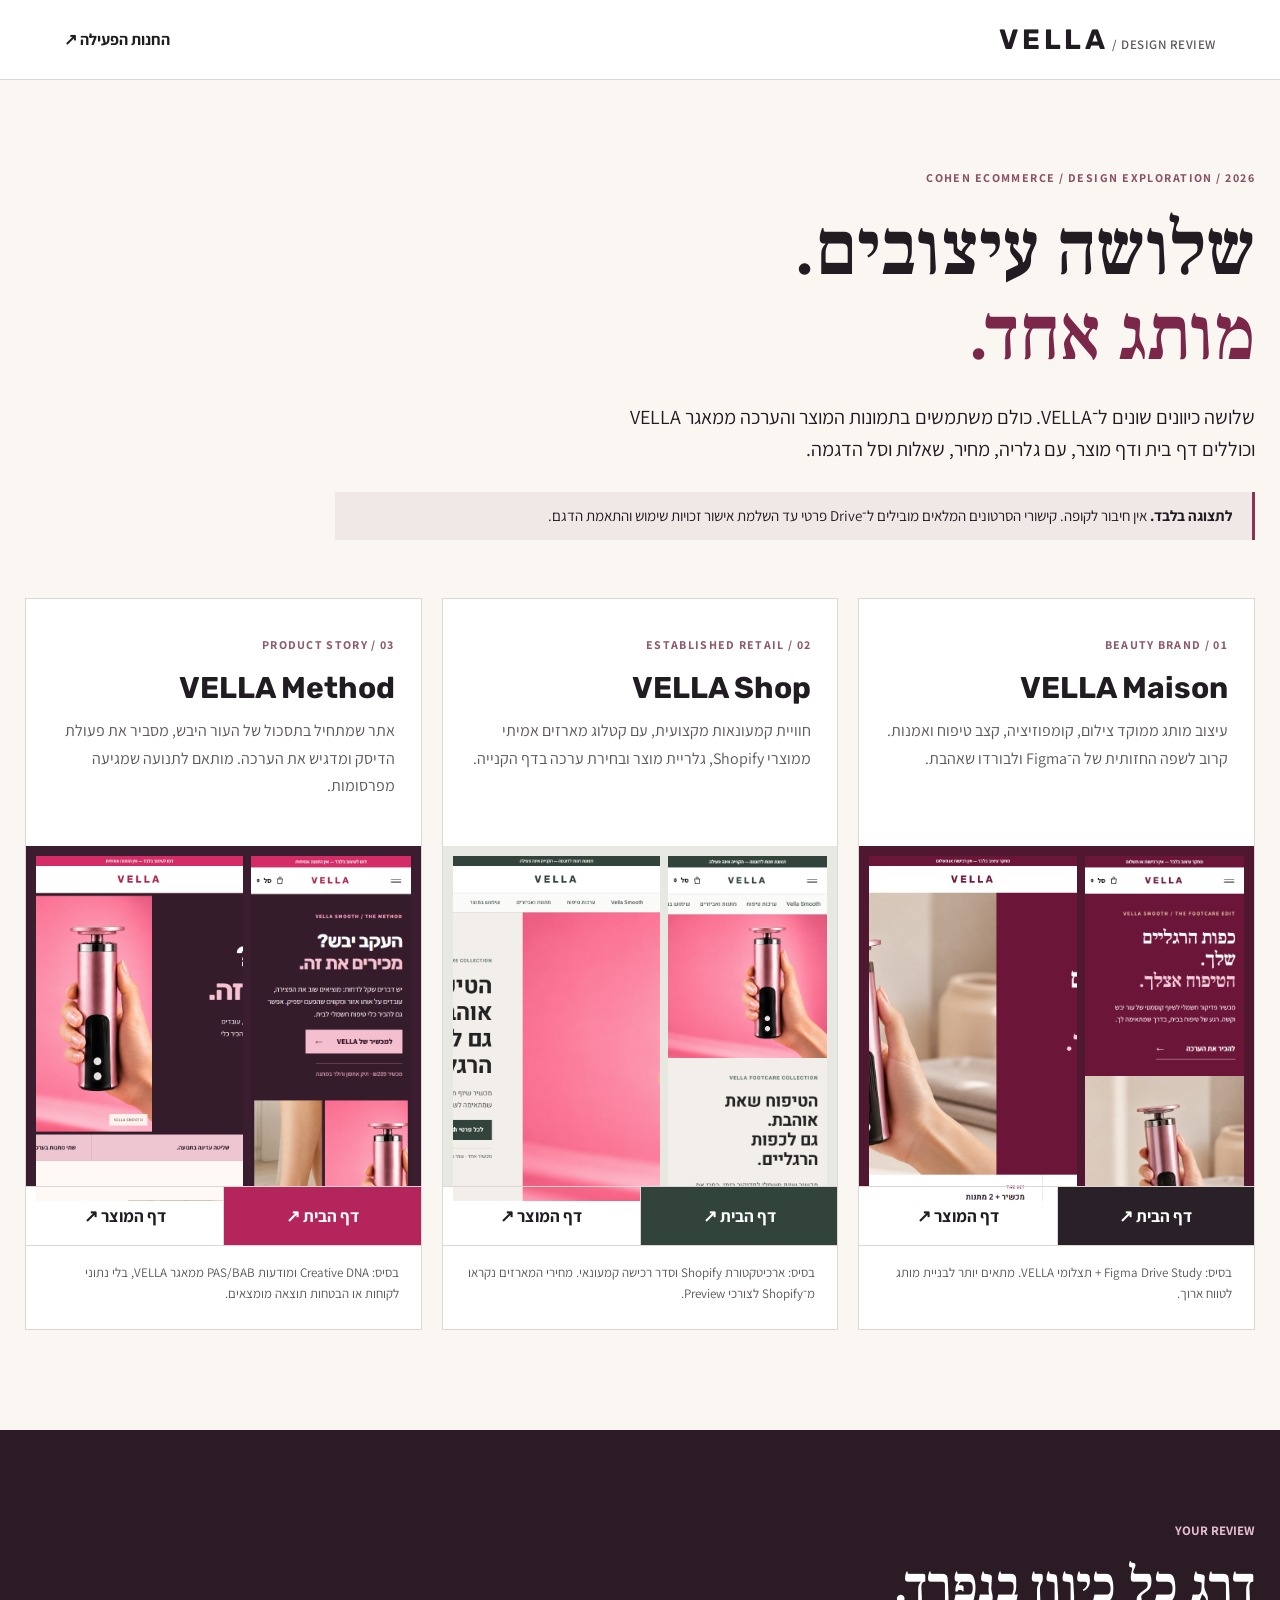
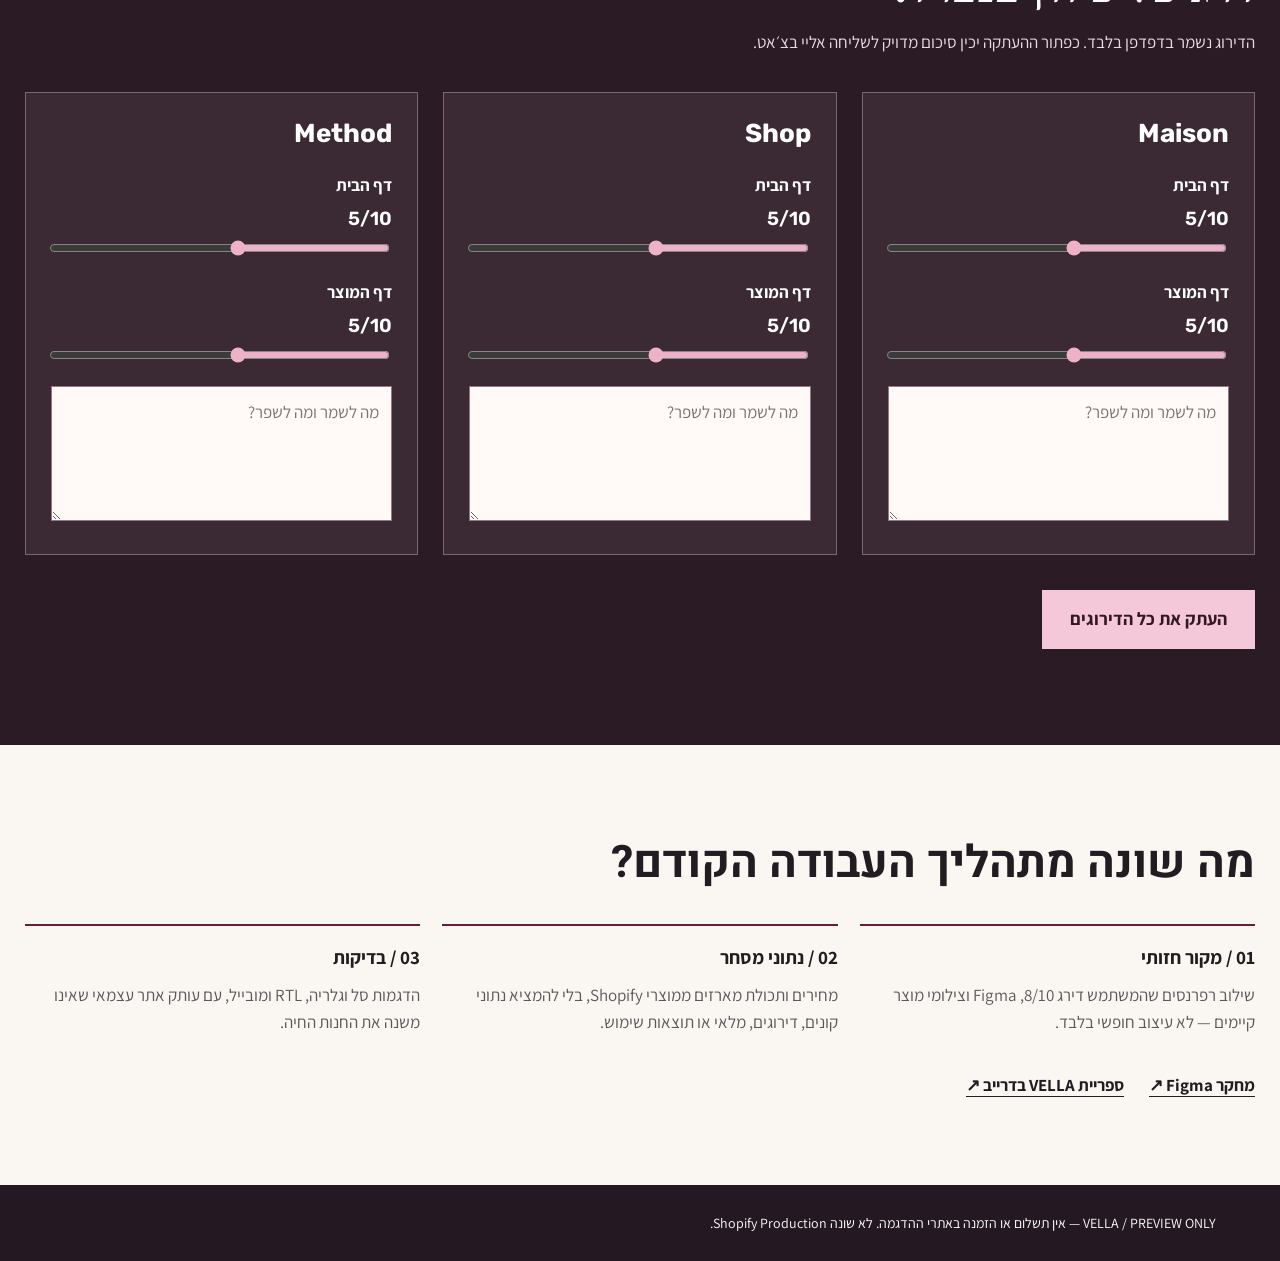
<file: index.html>
<!doctype html><html lang="he" dir="rtl">
<head><meta charset="utf-8"><meta name="viewport" content="width=device-width,initial-scale=1">
<meta name="theme-color" content="#faf7f3"><meta name="robots" content="noindex,nofollow">
<meta name="description" content="VELLA — שלושה אתרי דוגמה: Maison, Store, Method. דף בית, דף מוצר ודירוג לכל כיוון.">
<title>VELLA — שלושה כיווני עיצוב</title>
<link rel="icon" href="data:,"><link rel="stylesheet" href="hub.css"><script src="hub.js" defer></script>
</head><body>
<header class="hub-top"><div class="brand">VELLA<span> / DESIGN REVIEW</span></div><a href="https://vella-store.com/" target="_blank" rel="noopener">החנות הפעילה <span aria-hidden="true">↗</span></a></header>
<main>
 <section class="hub-intro">
  <span class="hub-sup">2026 / COHEN ECOMMERCE / DESIGN EXPLORATION</span>
  <h1>שלושה עיצובים.<br><em>מותג אחד.</em></h1>
  <p>שלושה כיוונים שונים ל־VELLA. כולם משתמשים בתמונות המוצר והערכה ממאגר VELLA וכוללים דף בית ודף מוצר, עם גלריה, מחיר, שאלות וסל הדגמה.</p>
  <div class="hub-caveat"><strong>לתצוגה בלבד.</strong> אין חיבור לקופה. קישורי הסרטונים המלאים מובילים ל־Drive פרטי עד השלמת אישור זכויות שימוש והתאמת הדגם.</div>
 </section>
 <section class="site-collection" aria-label="אתרי VELLA">
  <article class="site-card maison">
   <div class="card-head"><span>01 / BEAUTY BRAND</span><h2>VELLA Maison</h2><p>עיצוב מותג ממוקד צילום, קומפוזיציה, קצב טיפוח ואמנות. קרוב לשפה החזותית של ה־Figma ולבורדו שאהבת.</p></div>
   <div class="preview-pair"><img src="assets/preview-studio-mobile.png" alt="תצוגת מובייל של Maison" loading="lazy"><img src="assets/preview-studio-desktop.png" alt="תצוגת מחשב של Maison" loading="lazy"></div>
   <div class="card-links"><a class="main-link" href="studio/index.html">דף הבית ↗</a><a href="studio/product.html">דף המוצר ↗</a></div>
   <div class="design-source">בסיס: Figma Drive Study + תצלומי VELLA. מתאים יותר לבניית מותג לטווח ארוך.</div>
  </article>
  <article class="site-card shop">
   <div class="card-head"><span>02 / ESTABLISHED RETAIL</span><h2>VELLA Shop</h2><p>חוויית קמעונאות מקצועית, עם קטלוג מארזים אמיתי ממוצרי Shopify, גלריית מוצר ובחירת ערכה בדף הקנייה.</p></div>
   <div class="preview-pair"><img src="assets/preview-retail-mobile.png" alt="תצוגת מובייל של Shop" loading="lazy"><img src="assets/preview-retail-desktop.png" alt="תצוגת מחשב של Shop" loading="lazy"></div>
   <div class="card-links"><a class="main-link" href="retail/index.html">דף הבית ↗</a><a href="retail/product.html">דף המוצר ↗</a></div>
   <div class="design-source">בסיס: ארכיטקטורת Shopify וסדר רכישה קמעונאי. מחירי המארזים נקראו מ־Shopify לצורכי Preview.</div>
  </article>
  <article class="site-card method">
   <div class="card-head"><span>03 / PRODUCT STORY</span><h2>VELLA Method</h2><p>אתר שמתחיל בתסכול של העור היבש, מסביר את פעולת הדיסק ומדגיש את הערכה. מותאם לתנועה שמגיעה מפרסומות.</p></div>
   <div class="preview-pair"><img src="assets/preview-editorial-mobile.png" alt="תצוגת מובייל של Method" loading="lazy"><img src="assets/preview-editorial-desktop.png" alt="תצוגת מחשב של Method" loading="lazy"></div>
   <div class="card-links"><a class="main-link" href="editorial/index.html">דף הבית ↗</a><a href="editorial/product.html">דף המוצר ↗</a></div>
   <div class="design-source">בסיס: Creative DNA ומודעות PAS/BAB ממאגר VELLA, בלי נתוני לקוחות או הבטחות תוצאה מומצאים.</div>
  </article>
 </section>
 <section class="scoreboard" id="rating">
   <div class="score-intro"><span>YOUR REVIEW</span><h2>דרג כל כיוון בנפרד.</h2><p>הדירוג נשמר בדפדפן בלבד. כפתור ההעתקה יכין סיכום מדויק לשליחה אליי בצ׳אט.</p></div>
   <div class="ratings">
    <div data-rate-site="Maison"><h3>Maison</h3><label>דף הבית <b data-home-label>5/10</b><input data-home min="1" max="10" type="range" value="5"></label><label>דף המוצר <b data-product-label>5/10</b><input data-product min="1" max="10" type="range" value="5"></label><textarea data-note placeholder="מה לשמר ומה לשפר?" rows="4"></textarea></div>
    <div data-rate-site="Shop"><h3>Shop</h3><label>דף הבית <b data-home-label>5/10</b><input data-home min="1" max="10" type="range" value="5"></label><label>דף המוצר <b data-product-label>5/10</b><input data-product min="1" max="10" type="range" value="5"></label><textarea data-note placeholder="מה לשמר ומה לשפר?" rows="4"></textarea></div>
    <div data-rate-site="Method"><h3>Method</h3><label>דף הבית <b data-home-label>5/10</b><input data-home min="1" max="10" type="range" value="5"></label><label>דף המוצר <b data-product-label>5/10</b><input data-product min="1" max="10" type="range" value="5"></label><textarea data-note placeholder="מה לשמר ומה לשפר?" rows="4"></textarea></div>
   </div>
   <button type="button" class="copy-btn" data-copy>העתק את כל הדירוגים</button><p role="status" data-status></p>
 </section>
 <section class="process"><h2>מה שונה מתהליך העבודה הקודם?</h2><div class="process-columns">
  <div><strong>01 / מקור חזותי</strong><p>שילוב רפרנסים שהמשתמש דירג 8/10, Figma וצילומי מוצר קיימים — לא עיצוב חופשי בלבד.</p></div>
  <div><strong>02 / נתוני מסחר</strong><p>מחירים ותכולת מארזים ממוצרי Shopify, בלי להמציא נתוני קונים, דירוגים, מלאי או תוצאות שימוש.</p></div>
  <div><strong>03 / בדיקות</strong><p>הדגמות סל וגלריה, RTL ומובייל, עם עותק אתר עצמאי שאינו משנה את החנות החיה.</p></div>
 </div><p class="source-links"><a href="https://www.figma.com/design/IUGZ1XCVfPzJ1l8E83VsBa" target="_blank" rel="noopener">מחקר Figma ↗</a><a href="https://drive.google.com/drive/folders/1mJSDAOO5SFbW8QLxsy52ssLJ9epZzhQz" target="_blank" rel="noopener">ספריית VELLA בדרייב ↗</a></p></section>
</main>
<footer class="hub-footer">VELLA / PREVIEW ONLY — אין תשלום או הזמנה באתרי ההדגמה. לא שונה Shopify Production.</footer>
</body></html>
</file>
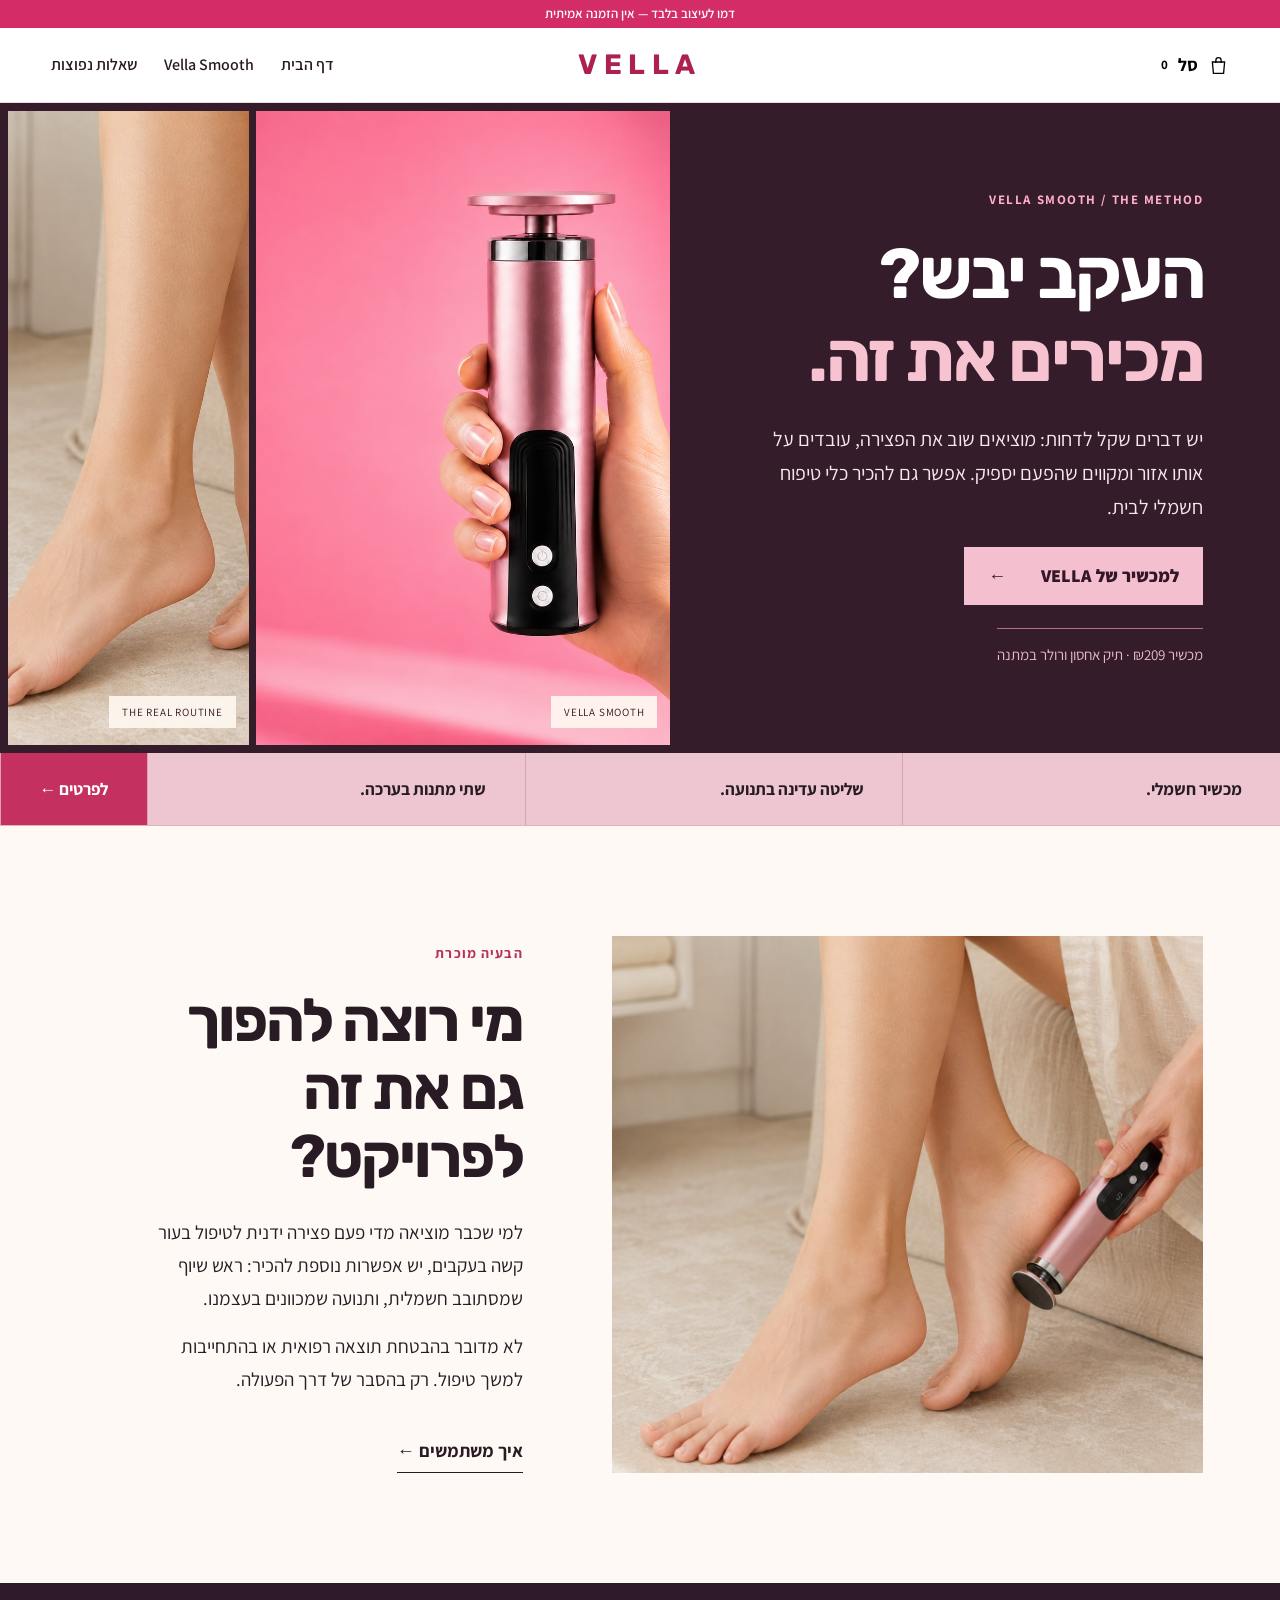
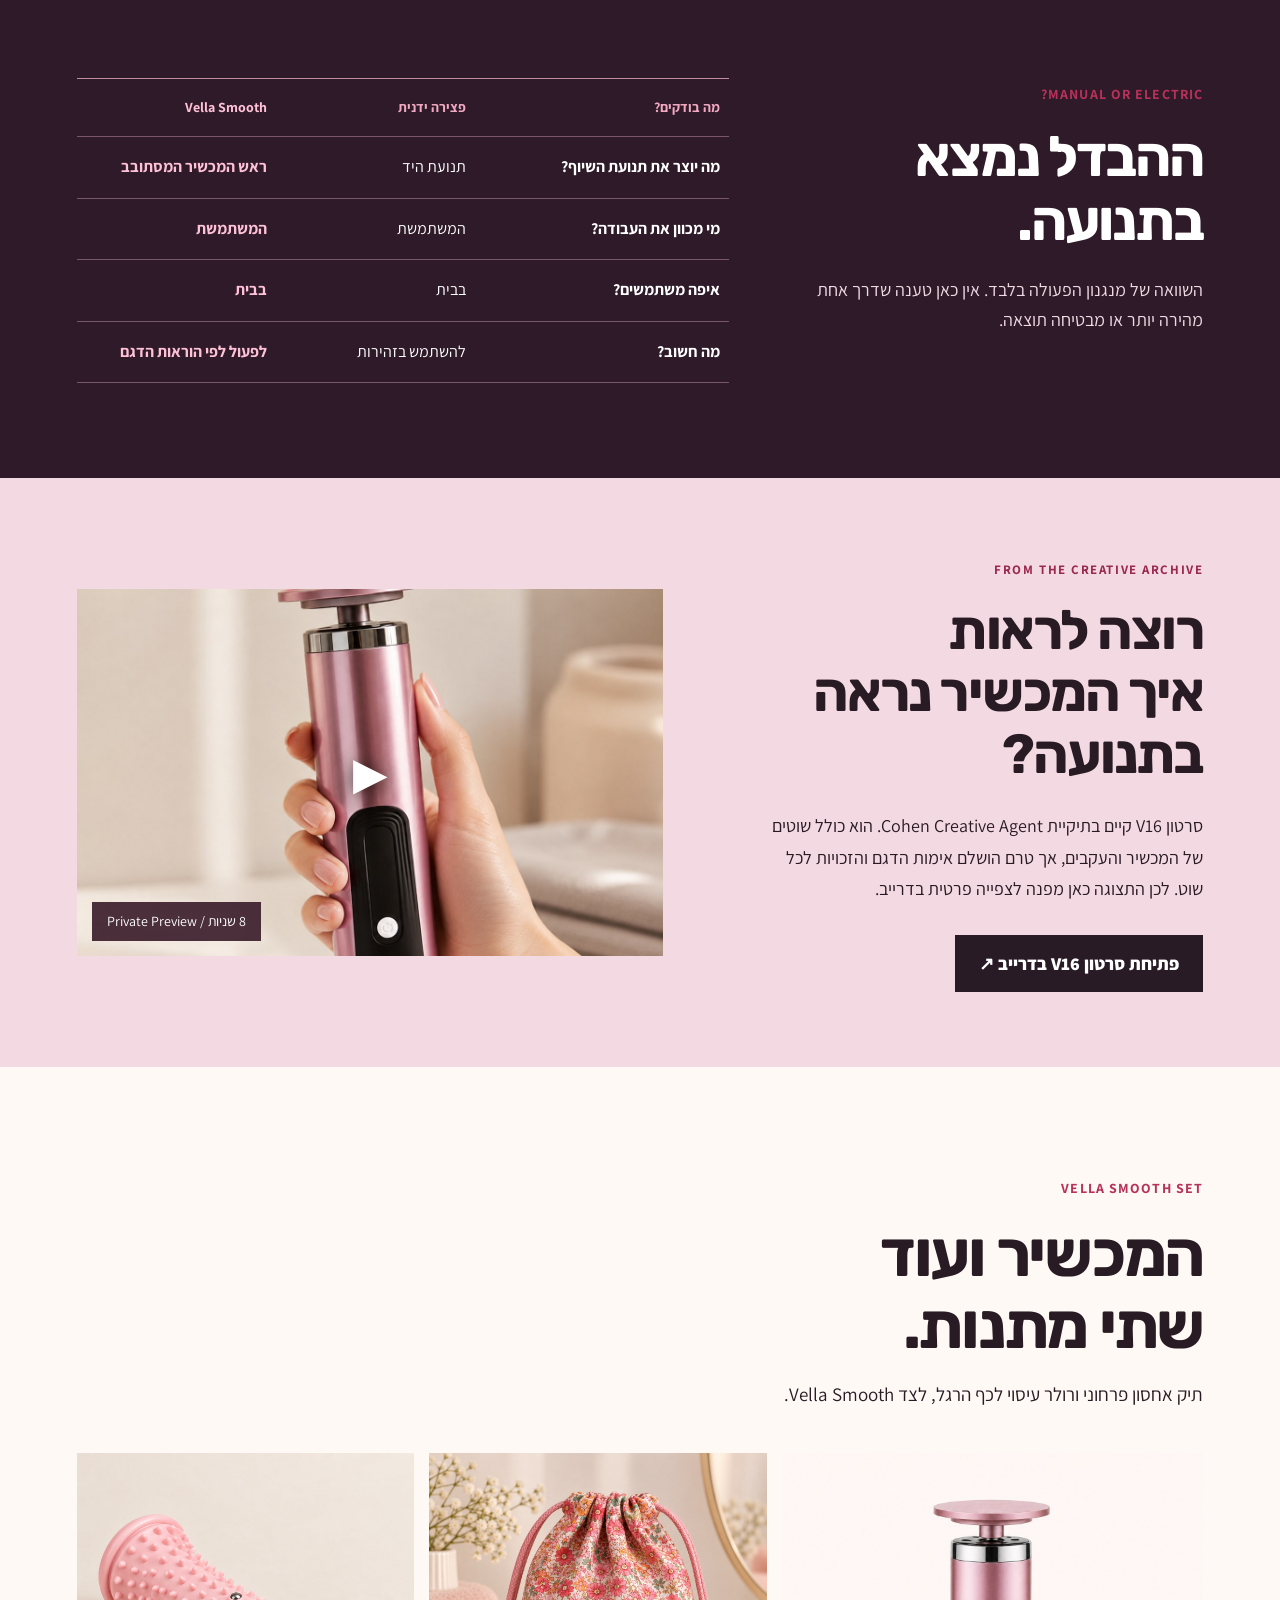
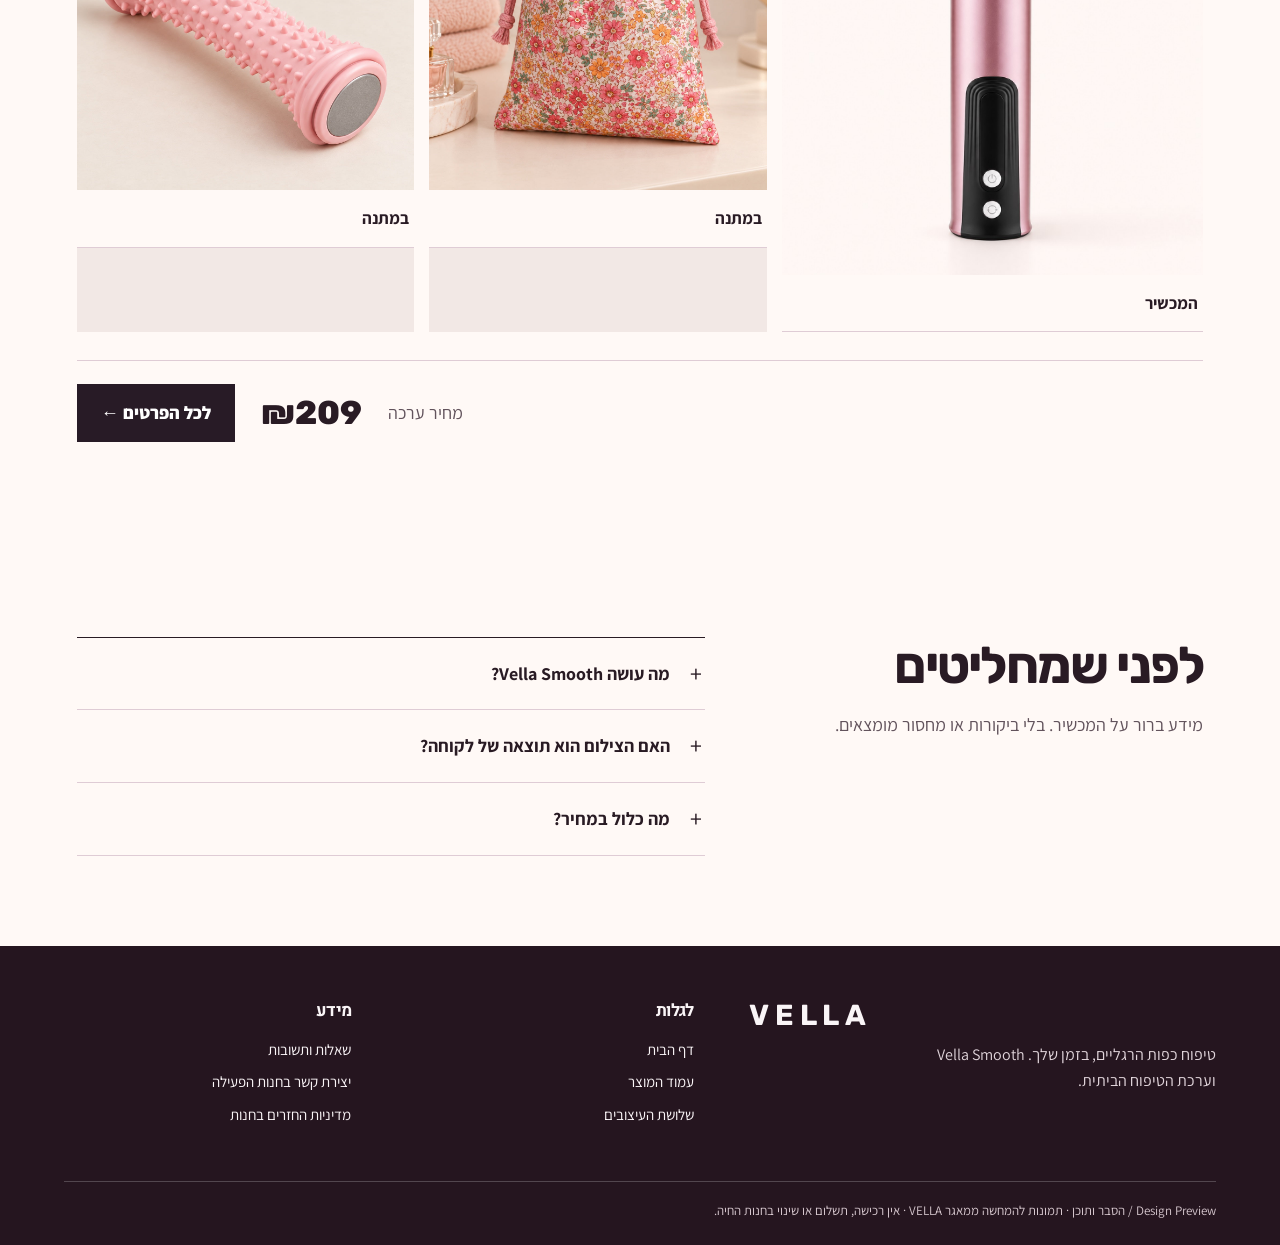
<file: editorial/index.html>
<!doctype html>
<html lang="he" dir="rtl">
<head>
 <meta charset="utf-8"><meta name="viewport" content="width=device-width,initial-scale=1">
 <meta name="theme-color" content="#ffffff"><meta name="robots" content="noindex,nofollow">
 <meta name="description" content="המחשת מוצר, שימוש והצעה באופן ישיר">
 <title>VELLA / METHOD — טיפוח לכפות הרגליים</title>
 <link rel="icon" href="data:,">
 <link rel="stylesheet" href="../shared.css"><link rel="stylesheet" href="style.css">
 <script defer src="../shared.js"></script>
</head>
<body data-design="editorial" class="index-page">
<a class="skip-link" href="#main">דילוג לתוכן</a>
<div class="demo-banner">דמו לעיצוב בלבד — אין הזמנה אמיתית</div>
<div class="top-wrap">
 <header class="header">
   <button type="button" class="menu-btn" data-menu-button aria-label="פתיחת תפריט" aria-expanded="false" aria-controls="mobile-menu"><i></i><i></i></button>
   <a href="index.html" class="brand" aria-label="VELLA, דף הבית">VELLA</a>
   <nav class="primary-nav" aria-label="ניווט ראשי">
    <a href="index.html">דף הבית</a><a href="product.html">Vella Smooth</a><a href="index.html#faq">שאלות נפוצות</a>
   </nav>
   <div class="header-actions"><button type="button" class="cart-open" data-open-drawer aria-label="פתיחת סל">
    <svg viewBox="0 0 24 24" fill="none" stroke="currentColor" stroke-width="1.5" aria-hidden="true"><path d="M5 8h14l-1.2 13H6.2L5 8Z"/><path d="M9 9V6a3 3 0 0 1 6 0v3"/></svg> סל <strong data-count>0</strong></button></div>
 </header>
 <nav id="mobile-menu" class="mobile-nav" aria-label="ניווט מובייל">
   <a href="index.html">דף הבית</a><a href="product.html">Vella Smooth</a><a href="index.html#faq">שאלות נפוצות</a><a href="../index.html">השוואת עיצובים</a>
 </nav>
</div>
<main id="main"><section class="method-hero">
 <div class="method-intro">
  <span class="method-overline">VELLA SMOOTH / THE METHOD</span>
  <h1>העקב יבש?<br><mark>מכירים את זה.</mark></h1>
  <p>יש דברים שקל לדחות: מוציאים שוב את הפצירה, עובדים על אותו אזור ומקווים שהפעם יספיק. אפשר גם להכיר כלי טיפוח חשמלי לבית.</p>
  <a href="product.html" class="method-button">למכשיר של VELLA <span aria-hidden="true">←</span></a>
  <div class="method-small">מכשיר ₪209 · תיק אחסון ורולר במתנה</div>
 </div>
 <div class="method-images">
  <div class="method-product-pic"><img src="../assets/product-rose.png" alt="מכשיר Vella Smooth ורוד מטאלי מוחזק ביד" fetchpriority="high"><span>VELLA SMOOTH</span></div>
  <div class="method-foot-pic"><img src="../assets/skin-closeup.jpg" alt="עור ועקב במהלך טיפוח כף הרגל — להמחשה" loading="lazy"><span>THE REAL ROUTINE</span></div>
 </div>
</section>
<div class="method-strip"><strong>מכשיר חשמלי.</strong><span>שליטה עדינה בתנועה.</span><span>שתי מתנות בערכה.</span><a href="product.html">לפרטים ←</a></div>
<section class="method-conflict" id="story"><div class="method-story-image"><img src="../assets/product-use.jpg" alt="Vella Smooth בעת שימוש קוסמטי בכף הרגל" loading="lazy"></div><div class="method-story-copy"><span>הבעיה מוכרת</span><h2>מי רוצה להפוך<br>גם את זה לפרויקט?</h2><p>למי שכבר מוציאה מדי פעם פצירה ידנית לטיפול בעור קשה בעקבים, יש אפשרות נוספת להכיר: ראש שיוף שמסתובב חשמלית, ותנועה שמכוונים בעצמנו.</p><p>לא מדובר בהבטחת תוצאה רפואית או בהתחייבות למשך טיפול. רק בהסבר של דרך הפעולה.</p><a class="method-text-link" href="product.html#how">איך משתמשים ←</a></div></section>
<section class="method-comparison"><div class="method-compare-title"><span>MANUAL OR ELECTRIC?</span><h2>ההבדל נמצא בתנועה.</h2><p>השוואה של מנגנון הפעולה בלבד. אין כאן טענה שדרך אחת מהירה יותר או מבטיחה תוצאה.</p></div>
<div class="method-table"><div class="method-table-head"><span>מה בודקים?</span><span>פצירה ידנית</span><span>Vella Smooth</span></div>
<div><b>מה יוצר את תנועת השיוף?</b><span>תנועת היד</span><span>ראש המכשיר המסתובב</span></div>
<div><b>מי מכוון את העבודה?</b><span>המשתמשת</span><span>המשתמשת</span></div>
<div><b>איפה משתמשים?</b><span>בבית</span><span>בבית</span></div>
<div><b>מה חשוב?</b><span>להשתמש בזהירות</span><span>לפעול לפי הוראות הדגם</span></div></div></section>
<section class="method-video" id="video"><div class="method-video-copy"><span class="method-overline">FROM THE CREATIVE ARCHIVE</span><h2>רוצה לראות<br>איך המכשיר נראה בתנועה?</h2><p>סרטון V16 קיים בתיקיית Cohen Creative Agent. הוא כולל שוטים של המכשיר והעקבים, אך טרם הושלם אימות הדגם והזכויות לכל שוט. לכן התצוגה כאן מפנה לצפייה פרטית בדרייב.</p><a class="method-button" href="https://drive.google.com/file/d/1KKT300gboaHxtemQqB8MFKprwrp7uXz4/view" target="_blank" rel="noopener">פתיחת סרטון V16 בדרייב ↗</a></div><a href="https://drive.google.com/file/d/1KKT300gboaHxtemQqB8MFKprwrp7uXz4/view" target="_blank" rel="noopener" class="method-video-image" aria-label="צפייה בסרטון הפרטי של VELLA"><img src="../assets/product-held.jpg" alt="המכשיר מוחזק ביד, תמונת כרזה לסרטון" loading="lazy"><i aria-hidden="true">▶</i><span>8 שניות / Private Preview</span></a></section>
<section class="method-offer" id="kit"><div class="method-offer-head"><span>VELLA SMOOTH SET</span><h2>המכשיר ועוד<br>שתי מתנות.</h2><p>תיק אחסון פרחוני ורולר עיסוי לכף הרגל, לצד Vella Smooth.</p></div><div class="method-offer-images"><figure><img src="../assets/product-flat.jpg" alt="מכשיר Vella Smooth" loading="lazy"><figcaption>המכשיר</figcaption></figure><figure><img src="../assets/pouch.jpg" alt="תיק אחסון פרחוני" loading="lazy"><figcaption>במתנה</figcaption></figure><figure><img src="../assets/roller.jpg" alt="רולר עיסוי" loading="lazy"><figcaption>במתנה</figcaption></figure></div><div class="method-offer-action"><span>מחיר ערכה</span><strong>₪209</strong><a class="method-button" href="product.html">לכל הפרטים ←</a></div></section>
<section class="method-faq" id="faq"><div><h2>לפני שמחליטים</h2><p>מידע ברור על המכשיר. בלי ביקורות או מחסור מומצאים.</p></div><div class="faq-list">
<details><summary>מה עושה Vella Smooth?</summary><p>מכשיר בעל ראש שיוף מסתובב לשיוף קוסמטי של עור יבש וקשה בכפות הרגליים, בכפוף להוראות הדגם.</p></details>
<details><summary>האם הצילום הוא תוצאה של לקוחה?</summary><p>לא. חלק מתמונות האווירה והשימוש הן חומרי המחשה. אין כאן צילום לפני/אחרי מאומת.</p></details>
<details><summary>מה כלול במחיר?</summary><p>מכשיר אחד ב־209 ₪, תיק אחסון פרחוני ורולר עיסוי במתנה, בהתאם להצעה.</p></details>
</div></section></main>
<footer class="footer"><div class="footer-inner">
 <div><div class="footer-brand" dir="ltr">VELLA</div><p>טיפוח כפות הרגליים, בזמן שלך. Vella Smooth וערכת הטיפוח הביתית.</p></div>
 <div><h3>לגלות</h3><a href="index.html">דף הבית</a><a href="product.html">עמוד המוצר</a><a href="../index.html">שלושת העיצובים</a></div>
 <div><h3>מידע</h3><a href="product.html#faq">שאלות ותשובות</a><a href="https://vella-store.com/pages/contact" target="_blank" rel="noopener">יצירת קשר בחנות הפעילה</a><a href="https://vella-store.com/policies/refund-policy" target="_blank" rel="noopener">מדיניות החזרים בחנות</a></div>
 </div><div class="footer-note">Design Preview / הסבר ותוכן · תמונות להמחשה ממאגר VELLA · אין רכישה, תשלום או שינוי בחנות החיה.</div></footer>
<div class="cart-scrim" data-scrim hidden></div>
<aside class="cart-drawer" data-drawer aria-label="סל הדגמה" aria-hidden="true" aria-modal="true" role="dialog" inert>
 <button type="button" class="drawer-close" data-close-drawer>סגירה ×</button>
 <h2>הסל שלך</h2><p data-cart-empty>הסל כרגע ריק.</p>
 <div data-cart-lines></div>
 <div class="drawer-subtotal"><span>סה״כ לתצוגה</span><strong data-cart-total>₪0</strong></div>
 <p class="drawer-disclaimer">זהו סל הדגמה בלבד. לא ניתן לשלם או לבצע הזמנה כאן.</p>
</aside>
</body></html>
</file>
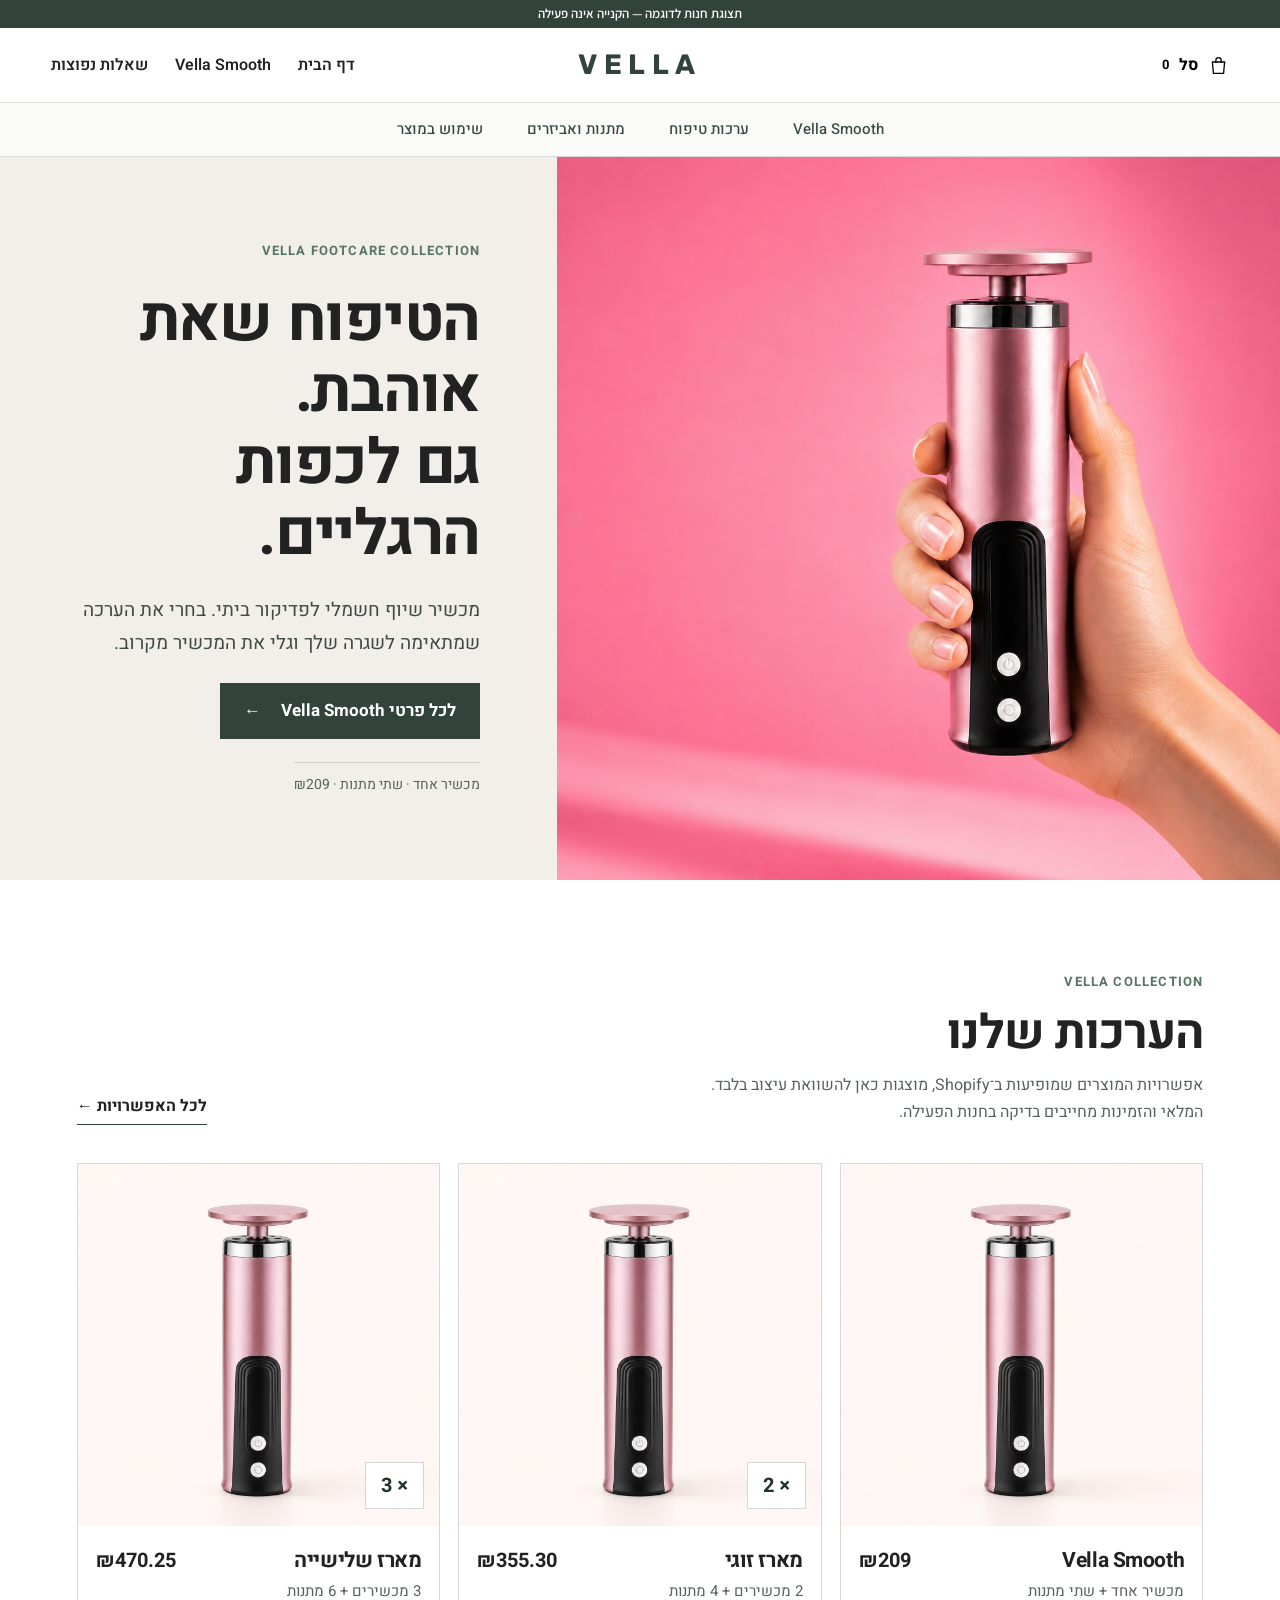
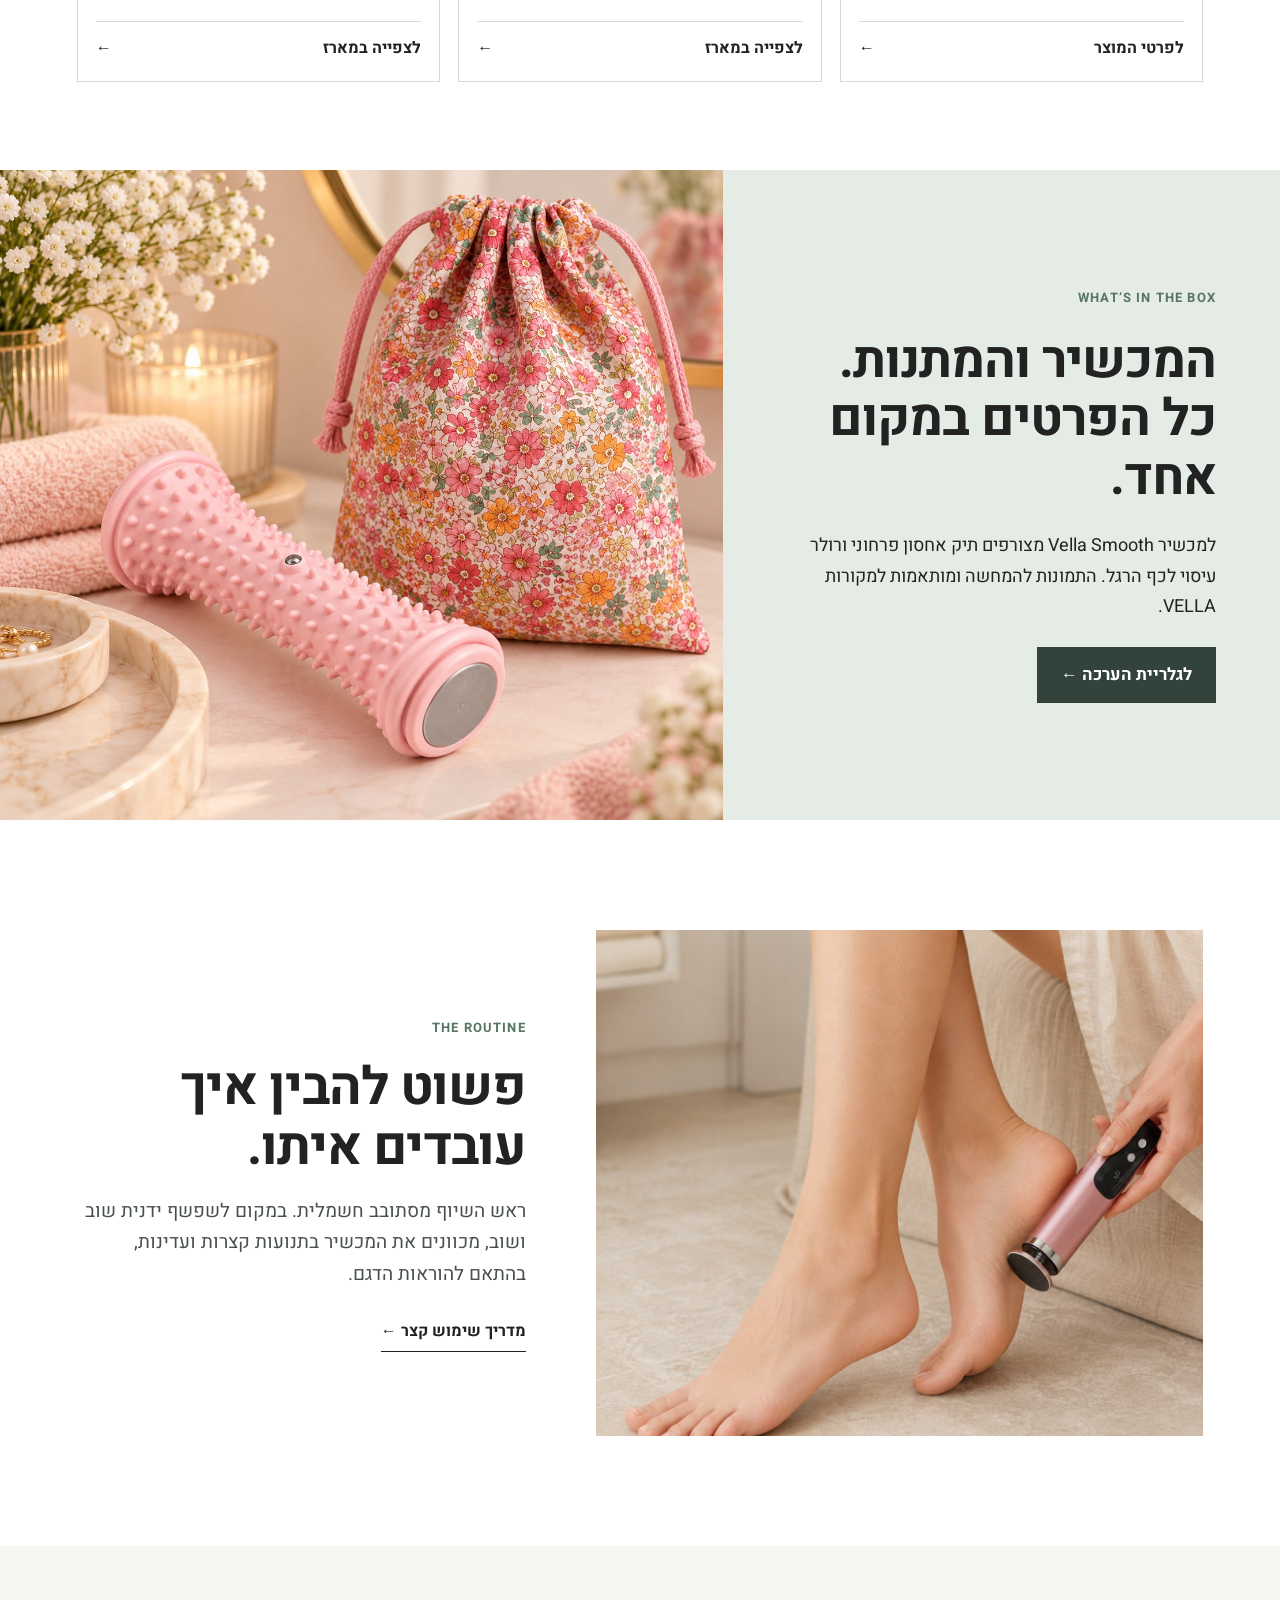
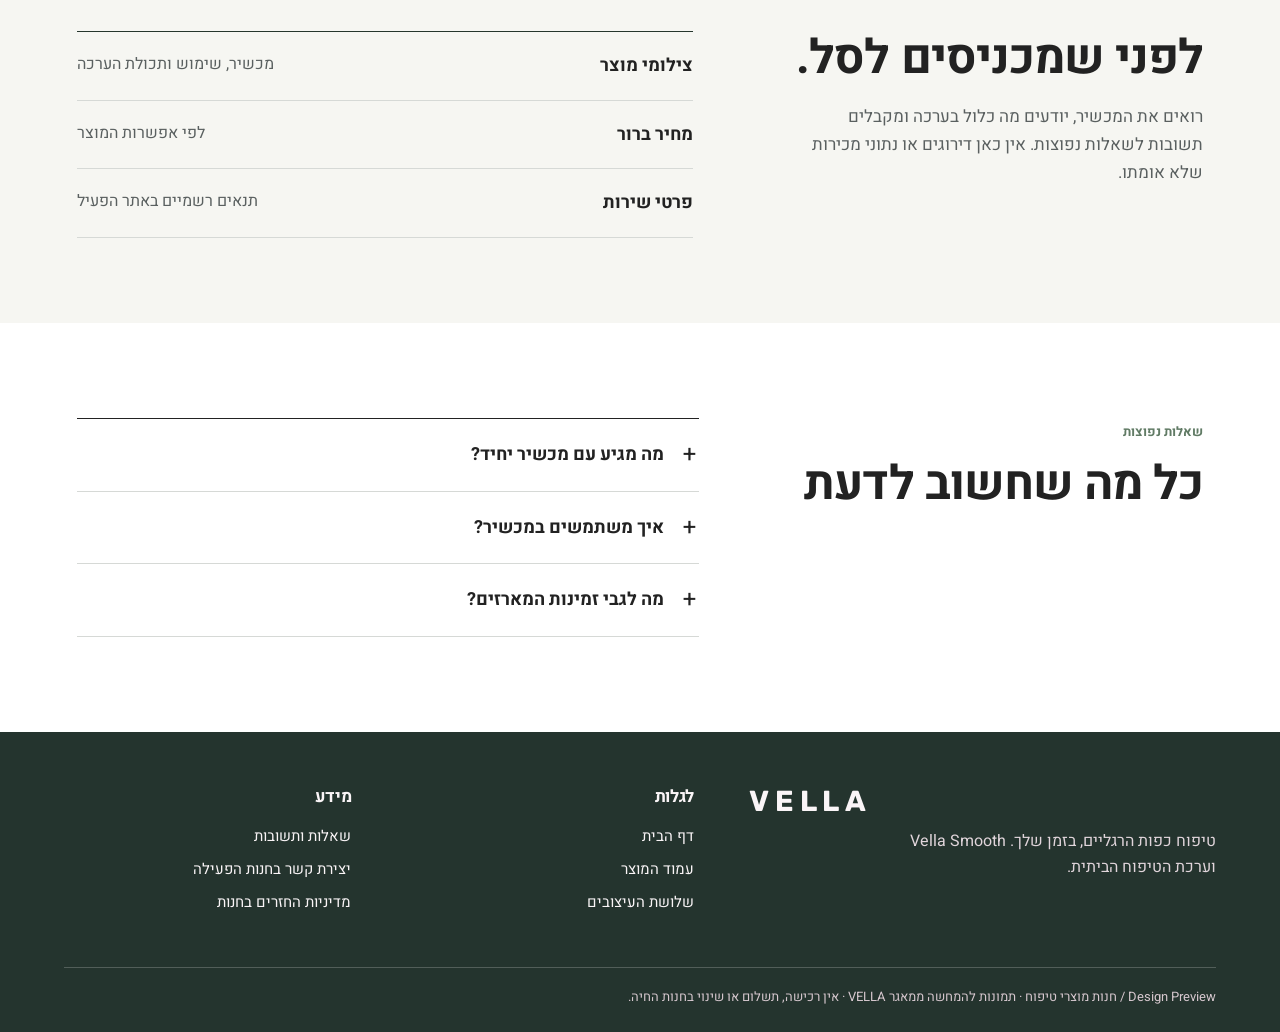
<file: retail/index.html>
<!doctype html>
<html lang="he" dir="rtl">
<head>
 <meta charset="utf-8"><meta name="viewport" content="width=device-width,initial-scale=1">
 <meta name="theme-color" content="#ffffff"><meta name="robots" content="noindex,nofollow">
 <meta name="description" content="חנות קמעונאית עם אפשרויות מוצר ומארזים">
 <title>VELLA / SHOP — טיפוח לכפות הרגליים</title>
 <link rel="icon" href="data:,">
 <link rel="stylesheet" href="../shared.css"><link rel="stylesheet" href="style.css">
 <script defer src="../shared.js"></script>
</head>
<body data-design="retail" class="index-page">
<a class="skip-link" href="#main">דילוג לתוכן</a>
<div class="demo-banner">תצוגת חנות לדוגמה — הקנייה אינה פעילה</div>
<div class="top-wrap">
 <header class="header">
   <button type="button" class="menu-btn" data-menu-button aria-label="פתיחת תפריט" aria-expanded="false" aria-controls="mobile-menu"><i></i><i></i></button>
   <a href="index.html" class="brand" aria-label="VELLA, דף הבית">VELLA</a>
   <nav class="primary-nav" aria-label="ניווט ראשי">
    <a href="index.html">דף הבית</a><a href="product.html">Vella Smooth</a><a href="index.html#faq">שאלות נפוצות</a>
   </nav>
   <div class="header-actions"><button type="button" class="cart-open" data-open-drawer aria-label="פתיחת סל">
    <svg viewBox="0 0 24 24" fill="none" stroke="currentColor" stroke-width="1.5" aria-hidden="true"><path d="M5 8h14l-1.2 13H6.2L5 8Z"/><path d="M9 9V6a3 3 0 0 1 6 0v3"/></svg> סל <strong data-count>0</strong></button></div>
 </header>
 <nav id="mobile-menu" class="mobile-nav" aria-label="ניווט מובייל">
   <a href="index.html">דף הבית</a><a href="product.html">Vella Smooth</a><a href="index.html#faq">שאלות נפוצות</a><a href="../index.html">השוואת עיצובים</a>
 </nav>
</div>
<main id="main"><nav class="shop-tabs" aria-label="קטגוריות"><a href="product.html">Vella Smooth</a><span>ערכות טיפוח</span><span>מתנות ואביזרים</span><a href="product.html#how">שימוש במוצר</a></nav>
<section class="retail-feature">
 <div class="feature-image"><img src="../assets/product-rose.png" alt="Vella Smooth ורוד מטאלי, מוחזק ביד על רקע ורוד" fetchpriority="high"></div>
 <div class="feature-copy"><span>VELLA FOOTCARE COLLECTION</span><h1>הטיפוח שאת אוהבת.<br>גם לכפות הרגליים.</h1><p>מכשיר שיוף חשמלי לפדיקור ביתי. בחרי את הערכה שמתאימה לשגרה שלך וגלי את המכשיר מקרוב.</p><a class="button" href="product.html">לכל פרטי Vella Smooth <span aria-hidden="true">←</span></a><div class="feature-subline">מכשיר אחד · שתי מתנות · ₪209</div></div>
</section>
<section class="retail-category" id="collection"><div class="section-heading"><div><span>VELLA COLLECTION</span><h2>הערכות שלנו</h2><p>אפשרויות המוצרים שמופיעות ב־Shopify, מוצגות כאן להשוואת עיצוב בלבד. המלאי והזמינות מחייבים בדיקה בחנות הפעילה.</p></div><a href="product.html">לכל האפשרויות ←</a></div>
 <div class="product-grid">
  <article class="product-card"><a href="product.html"><img src="../assets/product-flat.jpg" alt="Vella Smooth יחיד" loading="lazy"></a><div class="card-row"><div><h3>Vella Smooth</h3><p>מכשיר אחד + שתי מתנות</p></div><strong>₪209</strong></div><a href="product.html" class="product-link">לפרטי המוצר <span aria-hidden="true">←</span></a></article>
  <article class="product-card"><a href="product.html?set=2"><div class="multi-product"><img src="../assets/product-flat.jpg" alt="Vella Smooth - מארז זוגי להמחשה" loading="lazy"><span>× 2</span></div></a><div class="card-row"><div><h3>מארז זוגי</h3><p>2 מכשירים + 4 מתנות</p></div><strong>₪355.30</strong></div><a href="product.html?set=2" class="product-link">לצפייה במארז <span aria-hidden="true">←</span></a></article>
  <article class="product-card"><a href="product.html?set=3"><div class="multi-product"><img src="../assets/product-flat.jpg" alt="Vella Smooth - מארז שלישייה להמחשה" loading="lazy"><span>× 3</span></div></a><div class="card-row"><div><h3>מארז שלישייה</h3><p>3 מכשירים + 6 מתנות</p></div><strong>₪470.25</strong></div><a href="product.html?set=3" class="product-link">לצפייה במארז <span aria-hidden="true">←</span></a></article>
 </div>
</section>
<section class="retail-banner"><div class="banner-copy"><span>WHAT’S IN THE BOX</span><h2>המכשיר והמתנות.<br>כל הפרטים במקום אחד.</h2><p>למכשיר Vella Smooth מצורפים תיק אחסון פרחוני ורולר עיסוי לכף הרגל. התמונות להמחשה ומותאמות למקורות VELLA.</p><a class="button" href="product.html#included">לגלריית הערכה ←</a></div><img src="../assets/gifts.jpg" alt="תיק אחסון ורולר עיסוי במתנה" loading="lazy"></section>
<section class="retail-guide" id="guide"><div class="guide-photo"><img src="../assets/product-use.jpg" alt="שימוש קוסמטי במכשיר Vella Smooth" loading="lazy"></div><div class="guide-copy"><span>THE ROUTINE</span><h2>פשוט להבין איך עובדים איתו.</h2><p>ראש השיוף מסתובב חשמלית. במקום לשפשף ידנית שוב ושוב, מכוונים את המכשיר בתנועות קצרות ועדינות, בהתאם להוראות הדגם.</p><a href="product.html#how">מדריך שימוש קצר ←</a></div></section>
<section class="retail-decision"><div><h2>לפני שמכניסים לסל.</h2><p>רואים את המכשיר, יודעים מה כלול בערכה ומקבלים תשובות לשאלות נפוצות. אין כאן דירוגים או נתוני מכירות שלא אומתו.</p></div><div class="retail-evidence"><div><strong>צילומי מוצר</strong><span>מכשיר, שימוש ותכולת הערכה</span></div><div><strong>מחיר ברור</strong><span>לפי אפשרות המוצר</span></div><div><strong>פרטי שירות</strong><span>תנאים רשמיים באתר הפעיל</span></div></div></section>
<section class="retail-faq" id="faq"><div><span>שאלות נפוצות</span><h2>כל מה שחשוב לדעת</h2></div><div class="faq-list">
 <details><summary>מה מגיע עם מכשיר יחיד?</summary><p>Vella Smooth ושתי המתנות הכלולות בהצעה: תיק אחסון פרחוני ורולר עיסוי.</p></details>
 <details><summary>איך משתמשים במכשיר?</summary><p>מנחים אותו בתנועות קצרות ועדינות על אזורים יבשים לפי הוראות השימוש המצורפות. אין להשתמש על עור פצוע או מגורה.</p></details>
 <details><summary>מה לגבי זמינות המארזים?</summary><p>המחירים והכותרות נלקחו ממוצרי Shopify, אך מלאי המארזים דורש אימות נפרד. זהו Preview ללא הזמנות.</p></details>
 </div></section></main>
<footer class="footer"><div class="footer-inner">
 <div><div class="footer-brand" dir="ltr">VELLA</div><p>טיפוח כפות הרגליים, בזמן שלך. Vella Smooth וערכת הטיפוח הביתית.</p></div>
 <div><h3>לגלות</h3><a href="index.html">דף הבית</a><a href="product.html">עמוד המוצר</a><a href="../index.html">שלושת העיצובים</a></div>
 <div><h3>מידע</h3><a href="product.html#faq">שאלות ותשובות</a><a href="https://vella-store.com/pages/contact" target="_blank" rel="noopener">יצירת קשר בחנות הפעילה</a><a href="https://vella-store.com/policies/refund-policy" target="_blank" rel="noopener">מדיניות החזרים בחנות</a></div>
 </div><div class="footer-note">Design Preview / חנות מוצרי טיפוח · תמונות להמחשה ממאגר VELLA · אין רכישה, תשלום או שינוי בחנות החיה.</div></footer>
<div class="cart-scrim" data-scrim hidden></div>
<aside class="cart-drawer" data-drawer aria-label="סל הדגמה" aria-hidden="true" aria-modal="true" role="dialog" inert>
 <button type="button" class="drawer-close" data-close-drawer>סגירה ×</button>
 <h2>הסל שלך</h2><p data-cart-empty>הסל כרגע ריק.</p>
 <div data-cart-lines></div>
 <div class="drawer-subtotal"><span>סה״כ לתצוגה</span><strong data-cart-total>₪0</strong></div>
 <p class="drawer-disclaimer">זהו סל הדגמה בלבד. לא ניתן לשלם או לבצע הזמנה כאן.</p>
</aside>
</body></html>
</file>
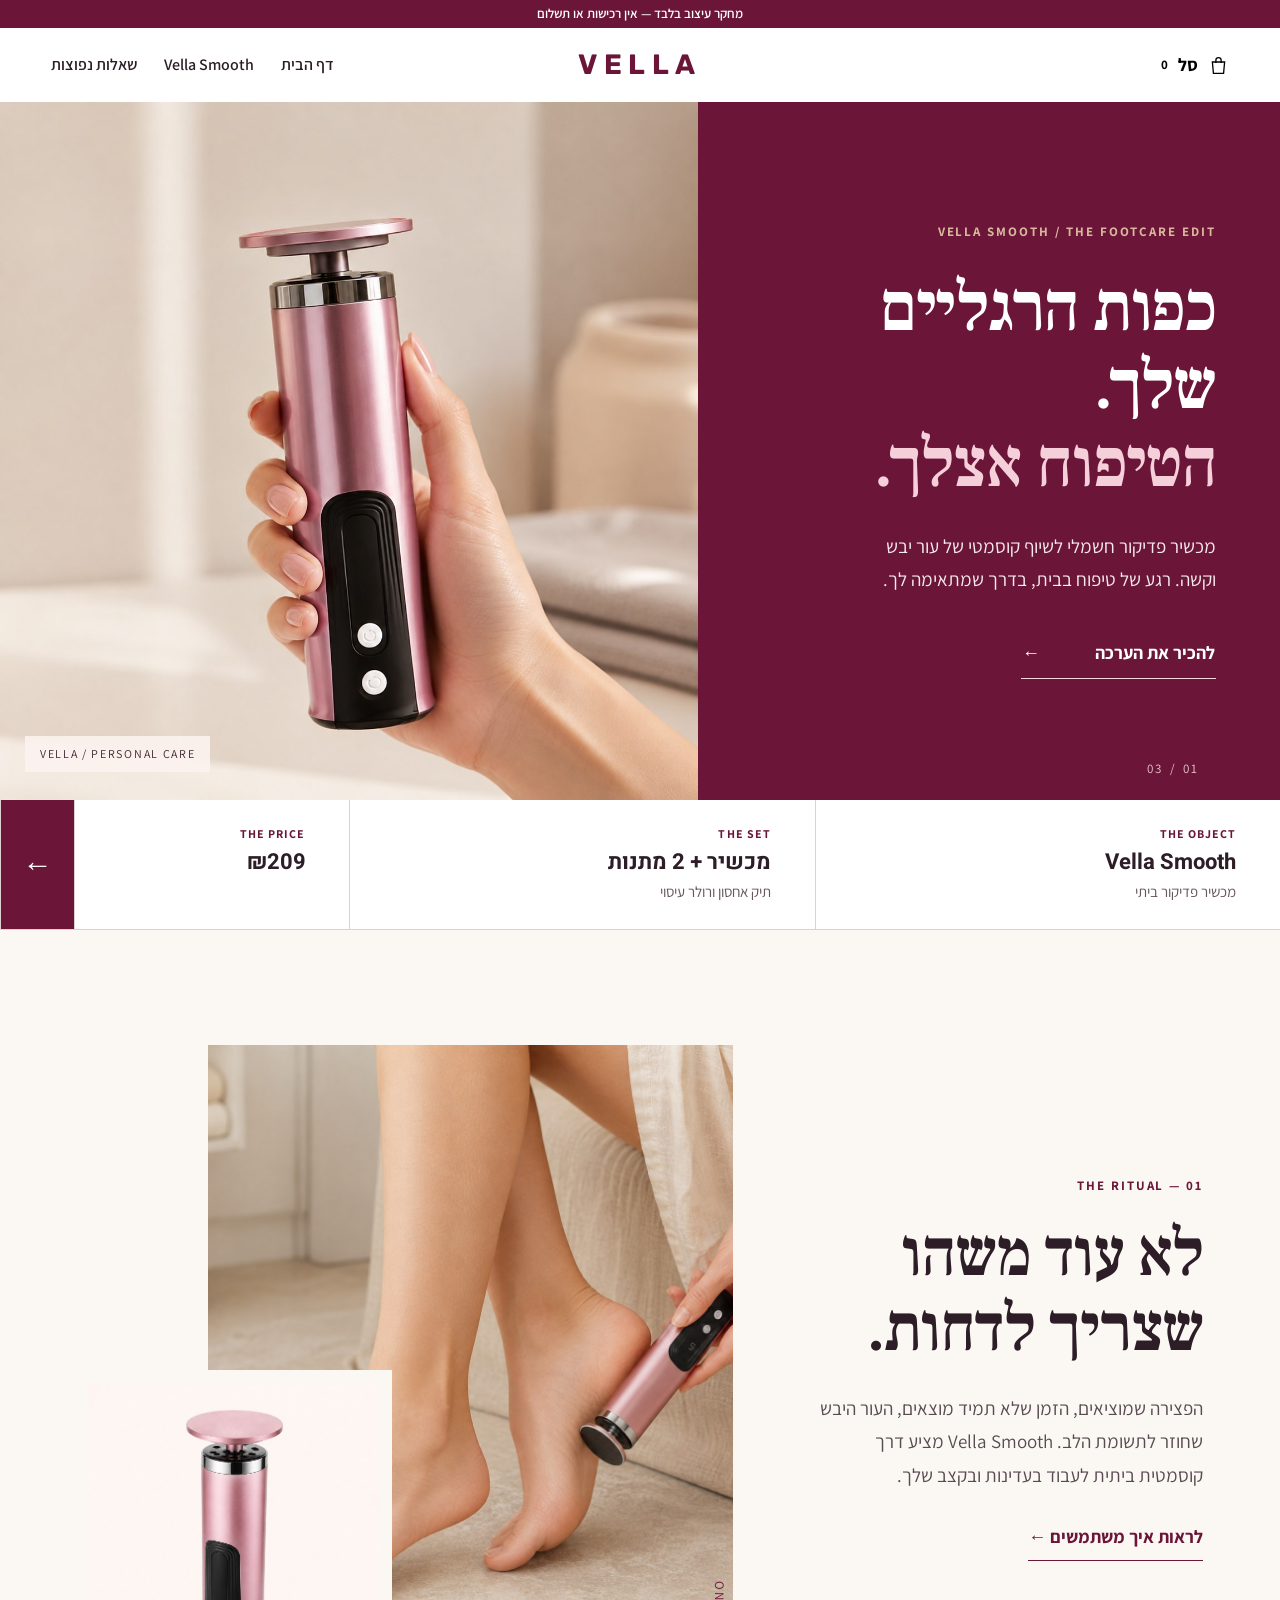
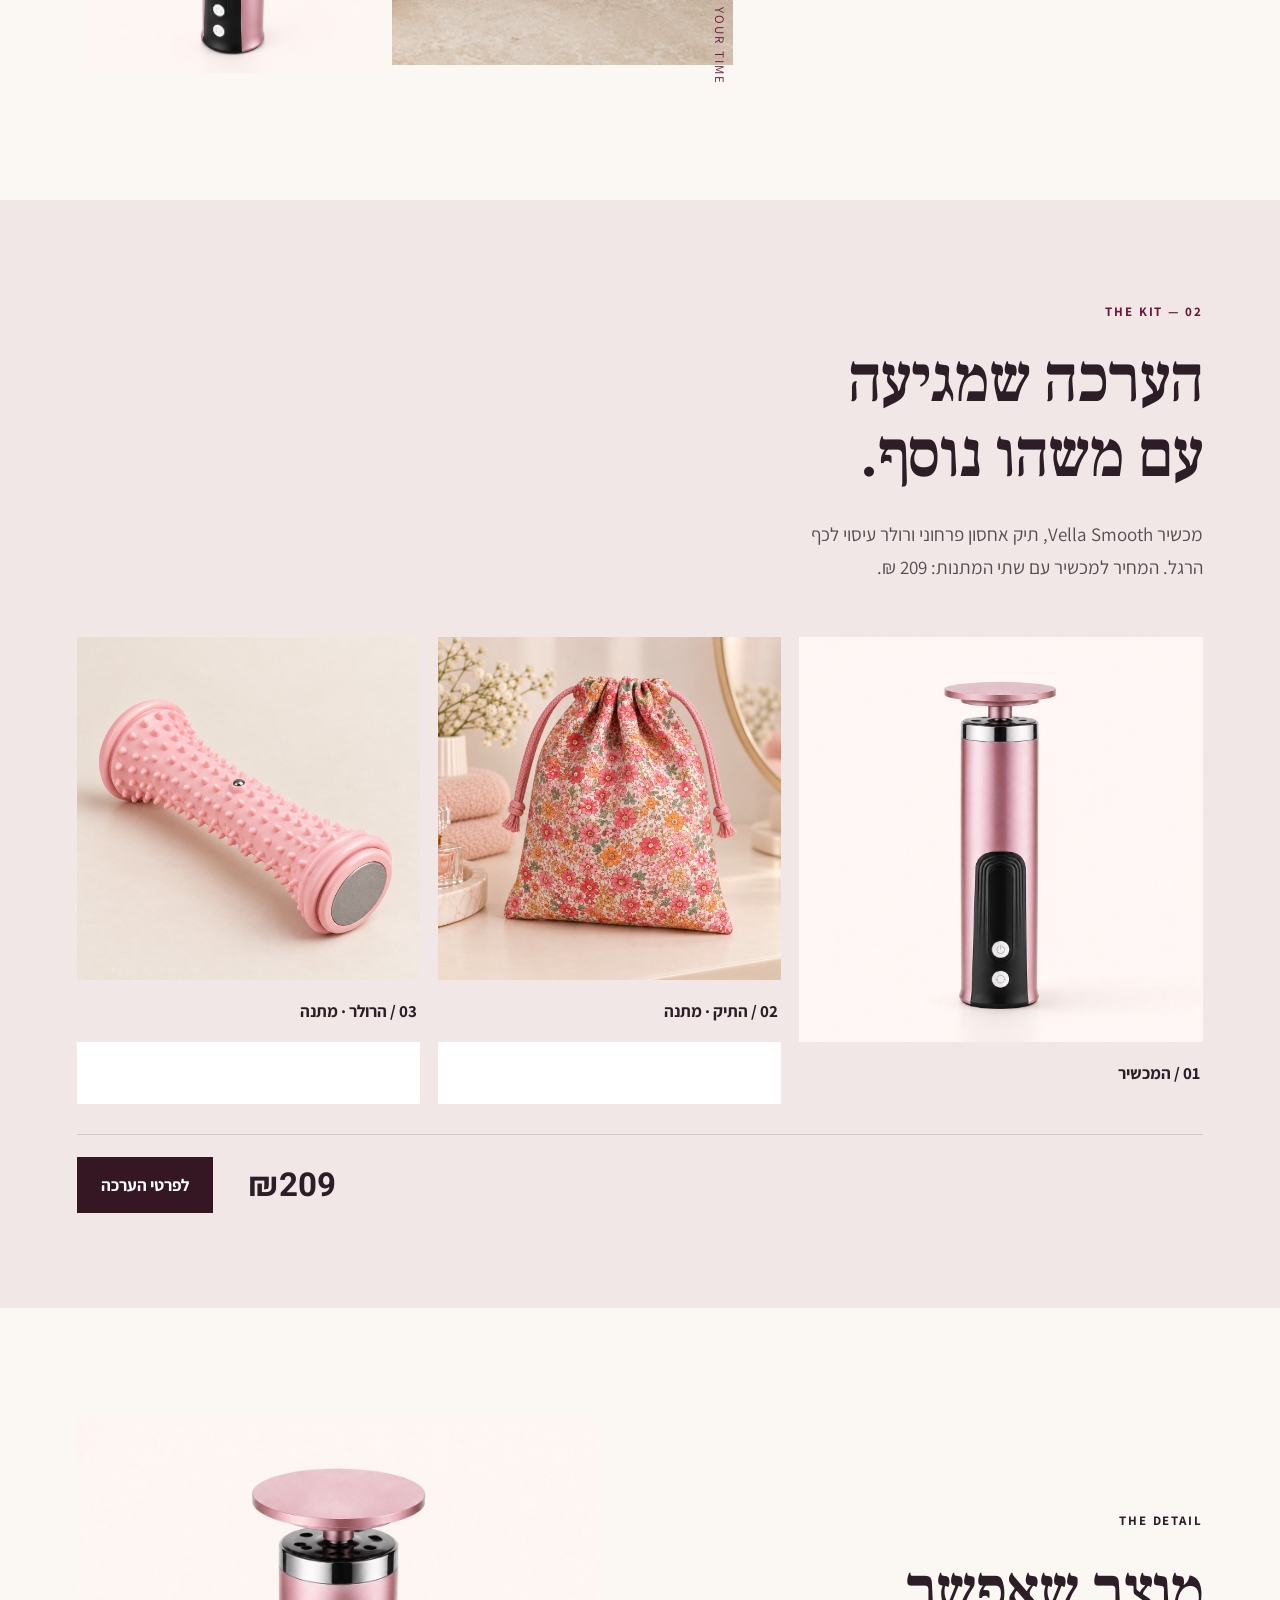
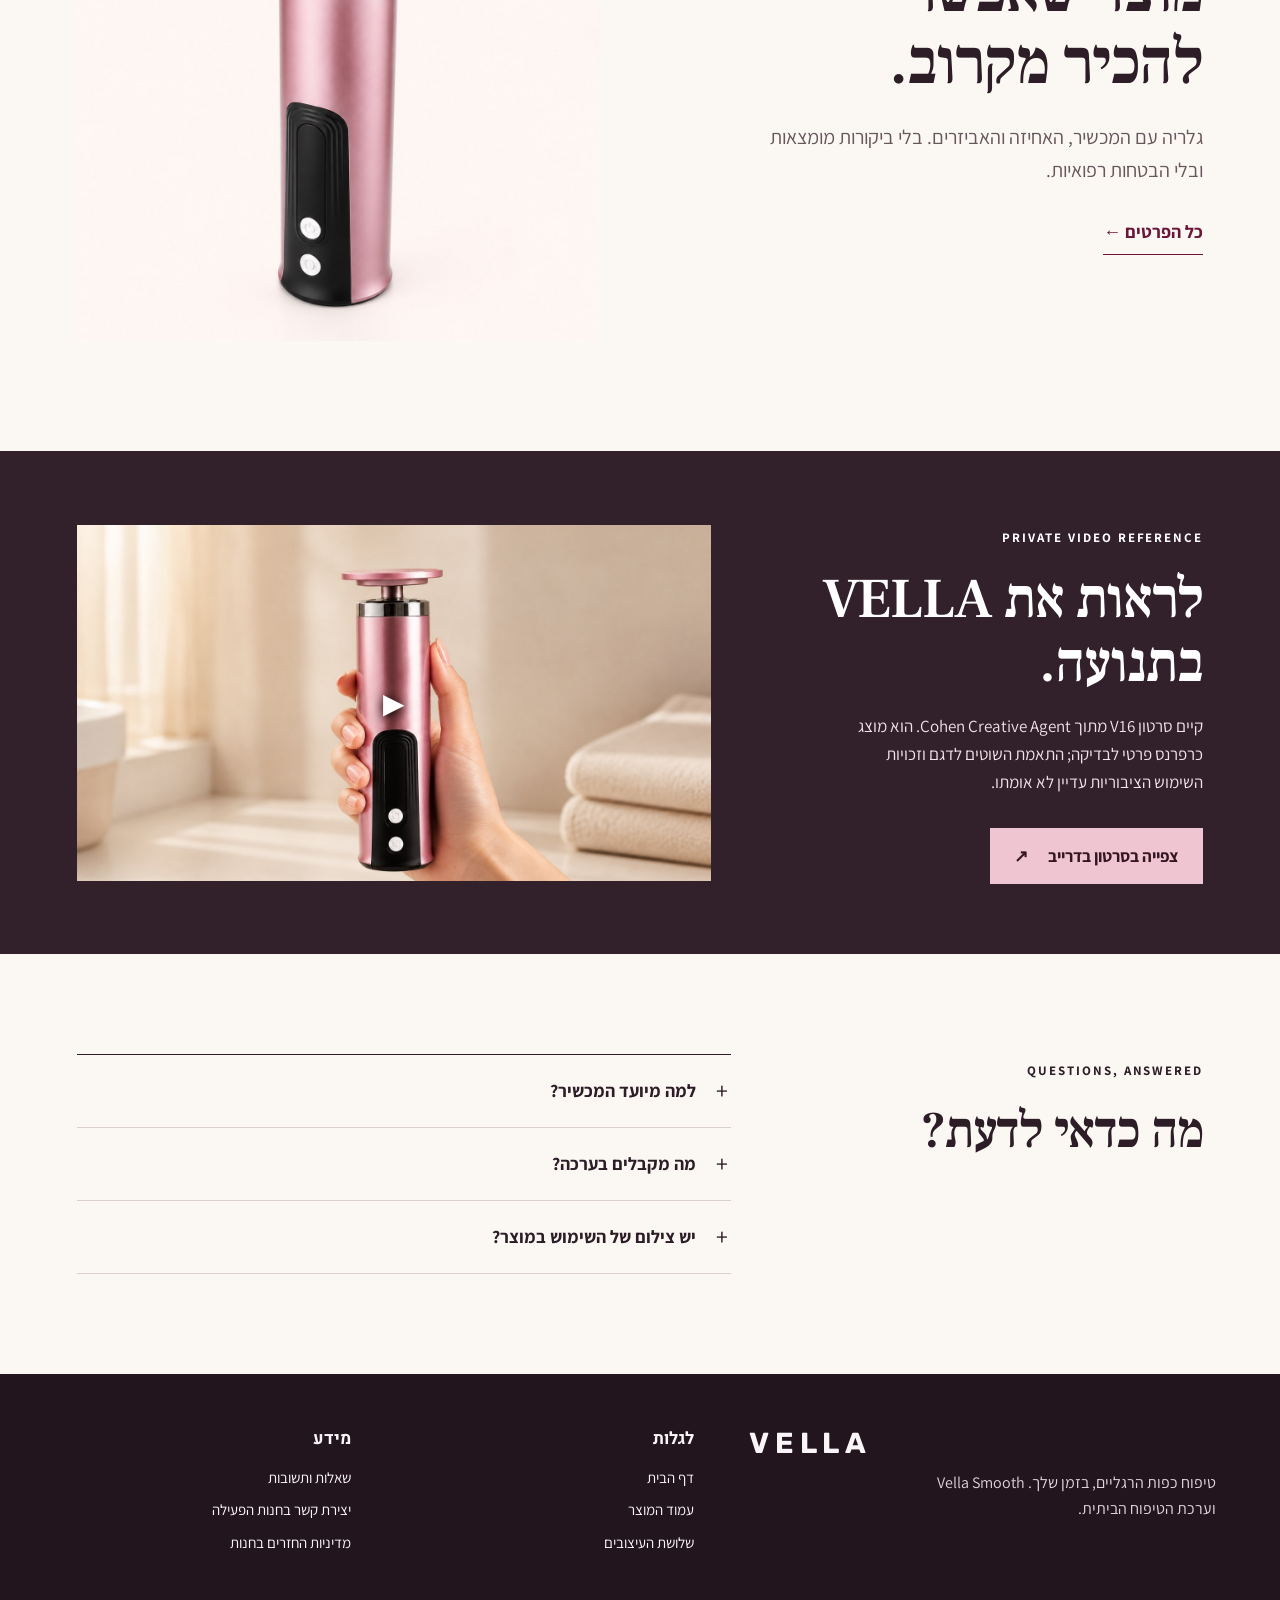
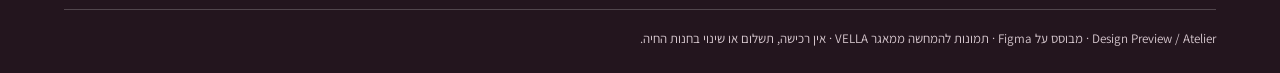
<file: studio/index.html>
<!doctype html>
<html lang="he" dir="rtl">
<head>
 <meta charset="utf-8"><meta name="viewport" content="width=device-width,initial-scale=1">
 <meta name="theme-color" content="#ffffff"><meta name="robots" content="noindex,nofollow">
 <meta name="description" content="עיצוב טיפוח עכשווי עם היררכיית צילום מוצר">
 <title>VELLA / MAISON — טיפוח לכפות הרגליים</title>
 <link rel="icon" href="data:,">
 <link rel="stylesheet" href="../shared.css"><link rel="stylesheet" href="style.css">
 <script defer src="../shared.js"></script>
</head>
<body data-design="studio" class="index-page">
<a class="skip-link" href="#main">דילוג לתוכן</a>
<div class="demo-banner">מחקר עיצוב בלבד — אין רכישות או תשלום</div>
<div class="top-wrap">
 <header class="header">
   <button type="button" class="menu-btn" data-menu-button aria-label="פתיחת תפריט" aria-expanded="false" aria-controls="mobile-menu"><i></i><i></i></button>
   <a href="index.html" class="brand" aria-label="VELLA, דף הבית">VELLA</a>
   <nav class="primary-nav" aria-label="ניווט ראשי">
    <a href="index.html">דף הבית</a><a href="product.html">Vella Smooth</a><a href="index.html#faq">שאלות נפוצות</a>
   </nav>
   <div class="header-actions"><button type="button" class="cart-open" data-open-drawer aria-label="פתיחת סל">
    <svg viewBox="0 0 24 24" fill="none" stroke="currentColor" stroke-width="1.5" aria-hidden="true"><path d="M5 8h14l-1.2 13H6.2L5 8Z"/><path d="M9 9V6a3 3 0 0 1 6 0v3"/></svg> סל <strong data-count>0</strong></button></div>
 </header>
 <nav id="mobile-menu" class="mobile-nav" aria-label="ניווט מובייל">
   <a href="index.html">דף הבית</a><a href="product.html">Vella Smooth</a><a href="index.html#faq">שאלות נפוצות</a><a href="../index.html">השוואת עיצובים</a>
 </nav>
</div>
<main id="main"><section class="maison-hero">
  <div class="maison-word">
    <div class="micro-title">VELLA SMOOTH / THE FOOTCARE EDIT</div>
    <h1>כפות הרגליים שלך.<br><em>הטיפוח אצלך.</em></h1>
    <p>מכשיר פדיקור חשמלי לשיוף קוסמטי של עור יבש וקשה. רגע של טיפוח בבית, בדרך שמתאימה לך.</p>
    <a class="hero-action" href="product.html">להכיר את הערכה <span aria-hidden="true">←</span></a>
    <div class="vertical-mark">01 / 03</div>
  </div>
  <figure class="maison-photo"><img src="../assets/product-held.jpg" alt="Vella Smooth מוחזק ביד, צילום להמחשה" fetchpriority="high"><figcaption>VELLA / PERSONAL CARE</figcaption></figure>
</section>
<section class="maison-purchase">
 <div class="product-label"><span>THE OBJECT</span><strong>Vella Smooth</strong><small>מכשיר פדיקור ביתי</small></div>
 <div class="kit-label"><span>THE SET</span><strong>מכשיר + 2 מתנות</strong><small>תיק אחסון ורולר עיסוי</small></div>
 <div class="price-label"><span>THE PRICE</span><b>₪209</b></div>
 <a href="product.html" class="purchase-arrow" aria-label="לכל פרטי Vella Smooth">←</a>
</section>
<section class="maison-story" id="story">
 <div class="story-phrase"><span class="micro-title">01 — THE RITUAL</span><h2>לא עוד משהו<br>שצריך לדחות.</h2><p>הפצירה שמוציאים, הזמן שלא תמיד מוצאים, העור היבש שחוזר לתשומת הלב. Vella Smooth מציע דרך קוסמטית ביתית לעבוד בעדינות ובקצב שלך.</p><a href="product.html#usage" class="text-underline">לראות איך משתמשים ←</a></div>
 <div class="story-composition"><img class="story-big" src="../assets/product-use.jpg" loading="lazy" alt="שימוש עדין במכשיר בכף הרגל"><img class="story-little" src="../assets/product-macro.jpg" loading="lazy" alt="ראש מכשיר Vella Smooth בתקריב"><span>ON YOUR TIME</span></div>
</section>
<section class="maison-kit" id="kit">
 <div class="maison-section-title"><span class="micro-title">02 — THE KIT</span><h2>הערכה שמגיעה<br>עם משהו נוסף.</h2><p>מכשיר Vella Smooth, תיק אחסון פרחוני ורולר עיסוי לכף הרגל. המחיר למכשיר עם שתי המתנות: 209 ₪.</p></div>
 <div class="maison-kit-pics"><figure><img src="../assets/product-flat.jpg" alt="Vella Smooth" loading="lazy"><figcaption>01 / המכשיר</figcaption></figure><figure><img src="../assets/pouch.jpg" alt="תיק אחסון פרחוני VELLA" loading="lazy"><figcaption>02 / התיק · מתנה</figcaption></figure><figure><img src="../assets/roller.jpg" alt="רולר עיסוי לכף הרגל" loading="lazy"><figcaption>03 / הרולר · מתנה</figcaption></figure></div>
 <div class="maison-kit-bottom"><strong>₪209</strong><a href="product.html" class="button">לפרטי הערכה</a></div>
</section>
<section class="maison-note">
  <div><span class="micro-title">THE DETAIL</span><h2>מוצר שאפשר<br>להכיר מקרוב.</h2><p>גלריה עם המכשיר, האחיזה והאביזרים. בלי ביקורות מומצאות ובלי הבטחות רפואיות.</p><a href="product.html" class="text-underline">כל הפרטים ←</a></div>
  <img src="../assets/product-macro.jpg" alt="תקריב Vella Smooth בצבע ורוד מטאלי" loading="lazy">
</section>
<section class="maison-film">
 <div><span class="micro-title">PRIVATE VIDEO REFERENCE</span><h2>לראות את VELLA בתנועה.</h2><p>קיים סרטון V16 מתוך Cohen Creative Agent. הוא מוצג כרפרנס פרטי לבדיקה; התאמת השוטים לדגם וזכויות השימוש הציבוריות עדיין לא אומתו.</p><a class="button" target="_blank" rel="noopener" href="https://drive.google.com/file/d/1KKT300gboaHxtemQqB8MFKprwrp7uXz4/view">צפייה בסרטון בדרייב <span aria-hidden="true">↗</span></a></div>
 <a class="film-poster" href="https://drive.google.com/file/d/1KKT300gboaHxtemQqB8MFKprwrp7uXz4/view" target="_blank" rel="noopener" aria-label="פתיחת סרטון VELLA פרטי בדרייב"><img src="../assets/product-lifestyle.jpg" alt="תמונת מוצר לסרטון הפרטי" loading="lazy"><span aria-hidden="true" class="film-play">▶</span></a>
</section>
<section class="maison-faq" id="faq"><div><span class="micro-title">QUESTIONS, ANSWERED</span><h2>מה כדאי לדעת?</h2></div><div class="faq-list">
 <details><summary>למה מיועד המכשיר?</summary><p>לשיוף קוסמטי של עור יבש וקשה בכפות הרגליים, בכפוף להוראות השימוש המצורפות לדגם.</p></details>
 <details><summary>מה מקבלים בערכה?</summary><p>Vella Smooth, תיק אחסון פרחוני ורולר עיסוי לכף הרגל, בהתאם להצעת הערכה.</p></details>
 <details><summary>יש צילום של השימוש במוצר?</summary><p>קיים סרטון פרטי בדרייב לבחינה. זכויות השימוש וכל השוטים עדיין דורשים אימות לפני פרסום ציבורי.</p></details>
 </div></section></main>
<footer class="footer"><div class="footer-inner">
 <div><div class="footer-brand" dir="ltr">VELLA</div><p>טיפוח כפות הרגליים, בזמן שלך. Vella Smooth וערכת הטיפוח הביתית.</p></div>
 <div><h3>לגלות</h3><a href="index.html">דף הבית</a><a href="product.html">עמוד המוצר</a><a href="../index.html">שלושת העיצובים</a></div>
 <div><h3>מידע</h3><a href="product.html#faq">שאלות ותשובות</a><a href="https://vella-store.com/pages/contact" target="_blank" rel="noopener">יצירת קשר בחנות הפעילה</a><a href="https://vella-store.com/policies/refund-policy" target="_blank" rel="noopener">מדיניות החזרים בחנות</a></div>
 </div><div class="footer-note">Design Preview / Atelier · מבוסס על Figma · תמונות להמחשה ממאגר VELLA · אין רכישה, תשלום או שינוי בחנות החיה.</div></footer>
<div class="cart-scrim" data-scrim hidden></div>
<aside class="cart-drawer" data-drawer aria-label="סל הדגמה" aria-hidden="true" aria-modal="true" role="dialog" inert>
 <button type="button" class="drawer-close" data-close-drawer>סגירה ×</button>
 <h2>הסל שלך</h2><p data-cart-empty>הסל כרגע ריק.</p>
 <div data-cart-lines></div>
 <div class="drawer-subtotal"><span>סה״כ לתצוגה</span><strong data-cart-total>₪0</strong></div>
 <p class="drawer-disclaimer">זהו סל הדגמה בלבד. לא ניתן לשלם או לבצע הזמנה כאן.</p>
</aside>
</body></html>
</file>
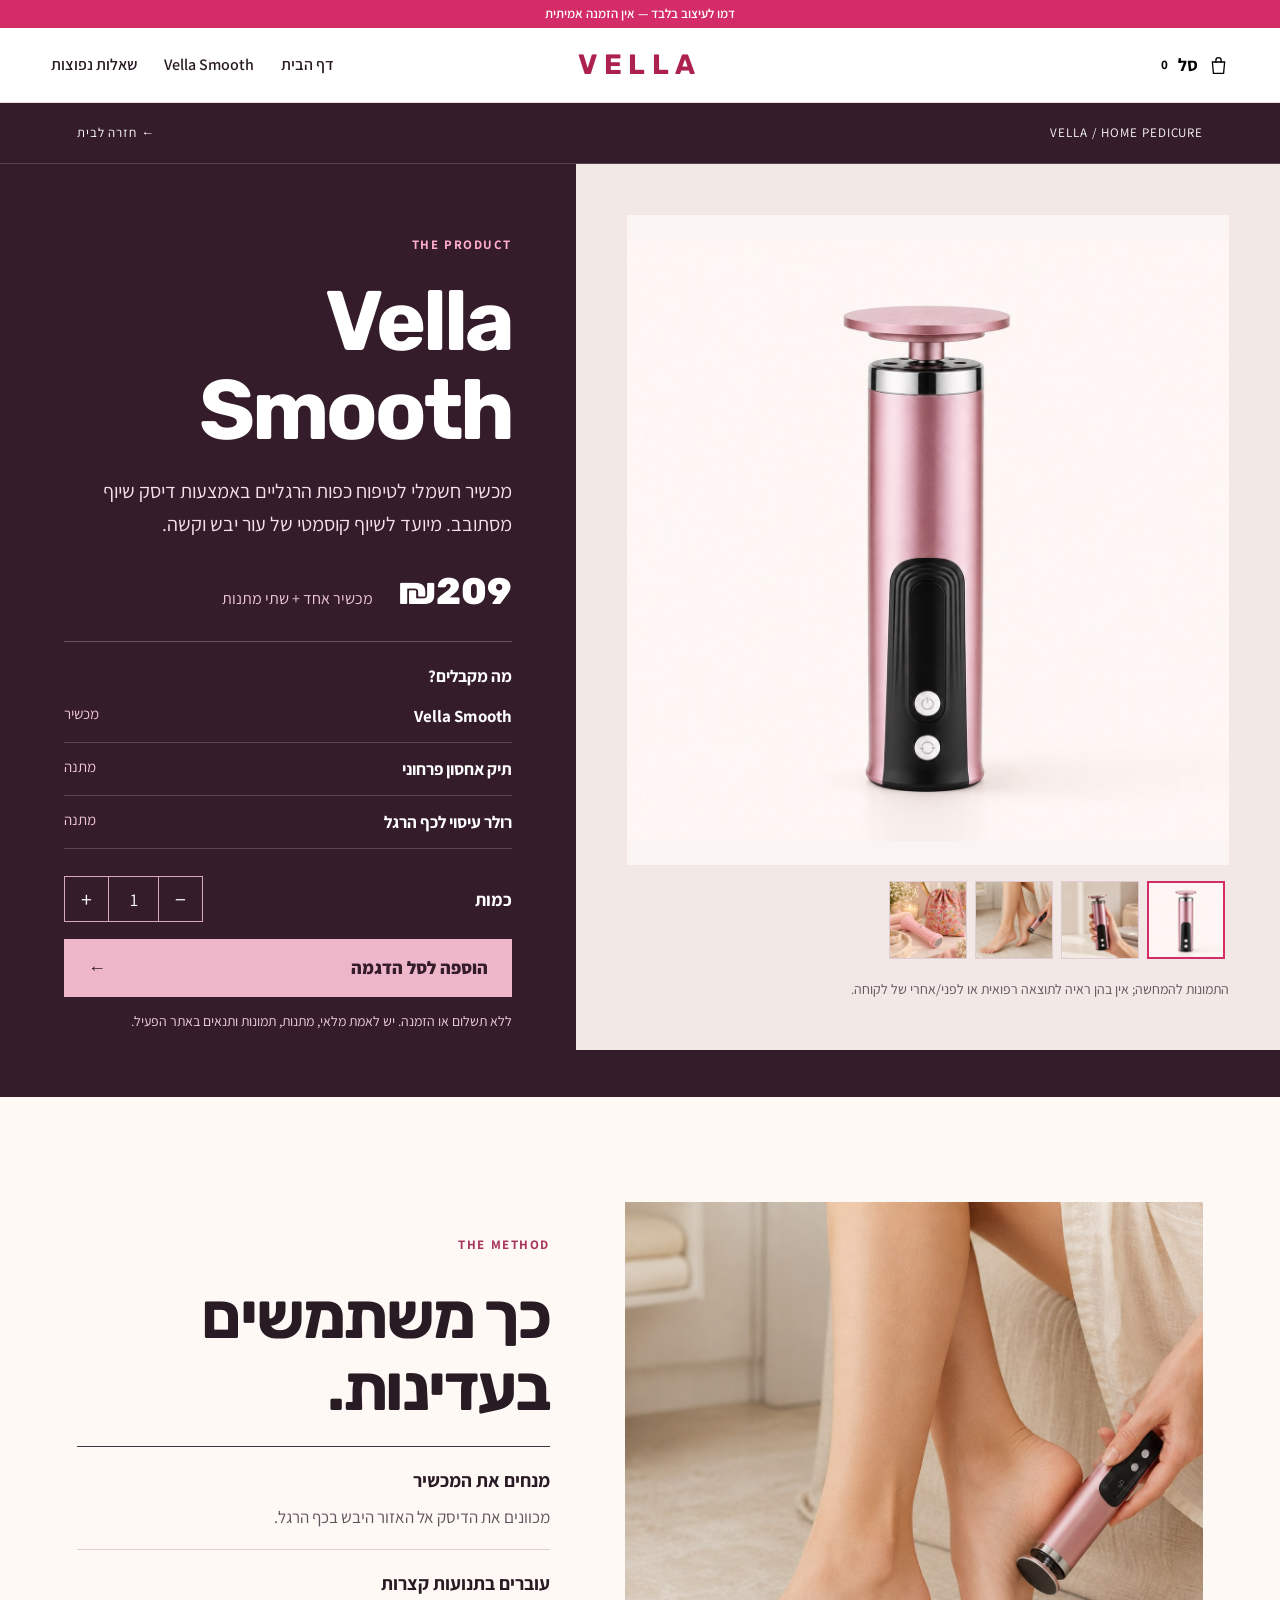
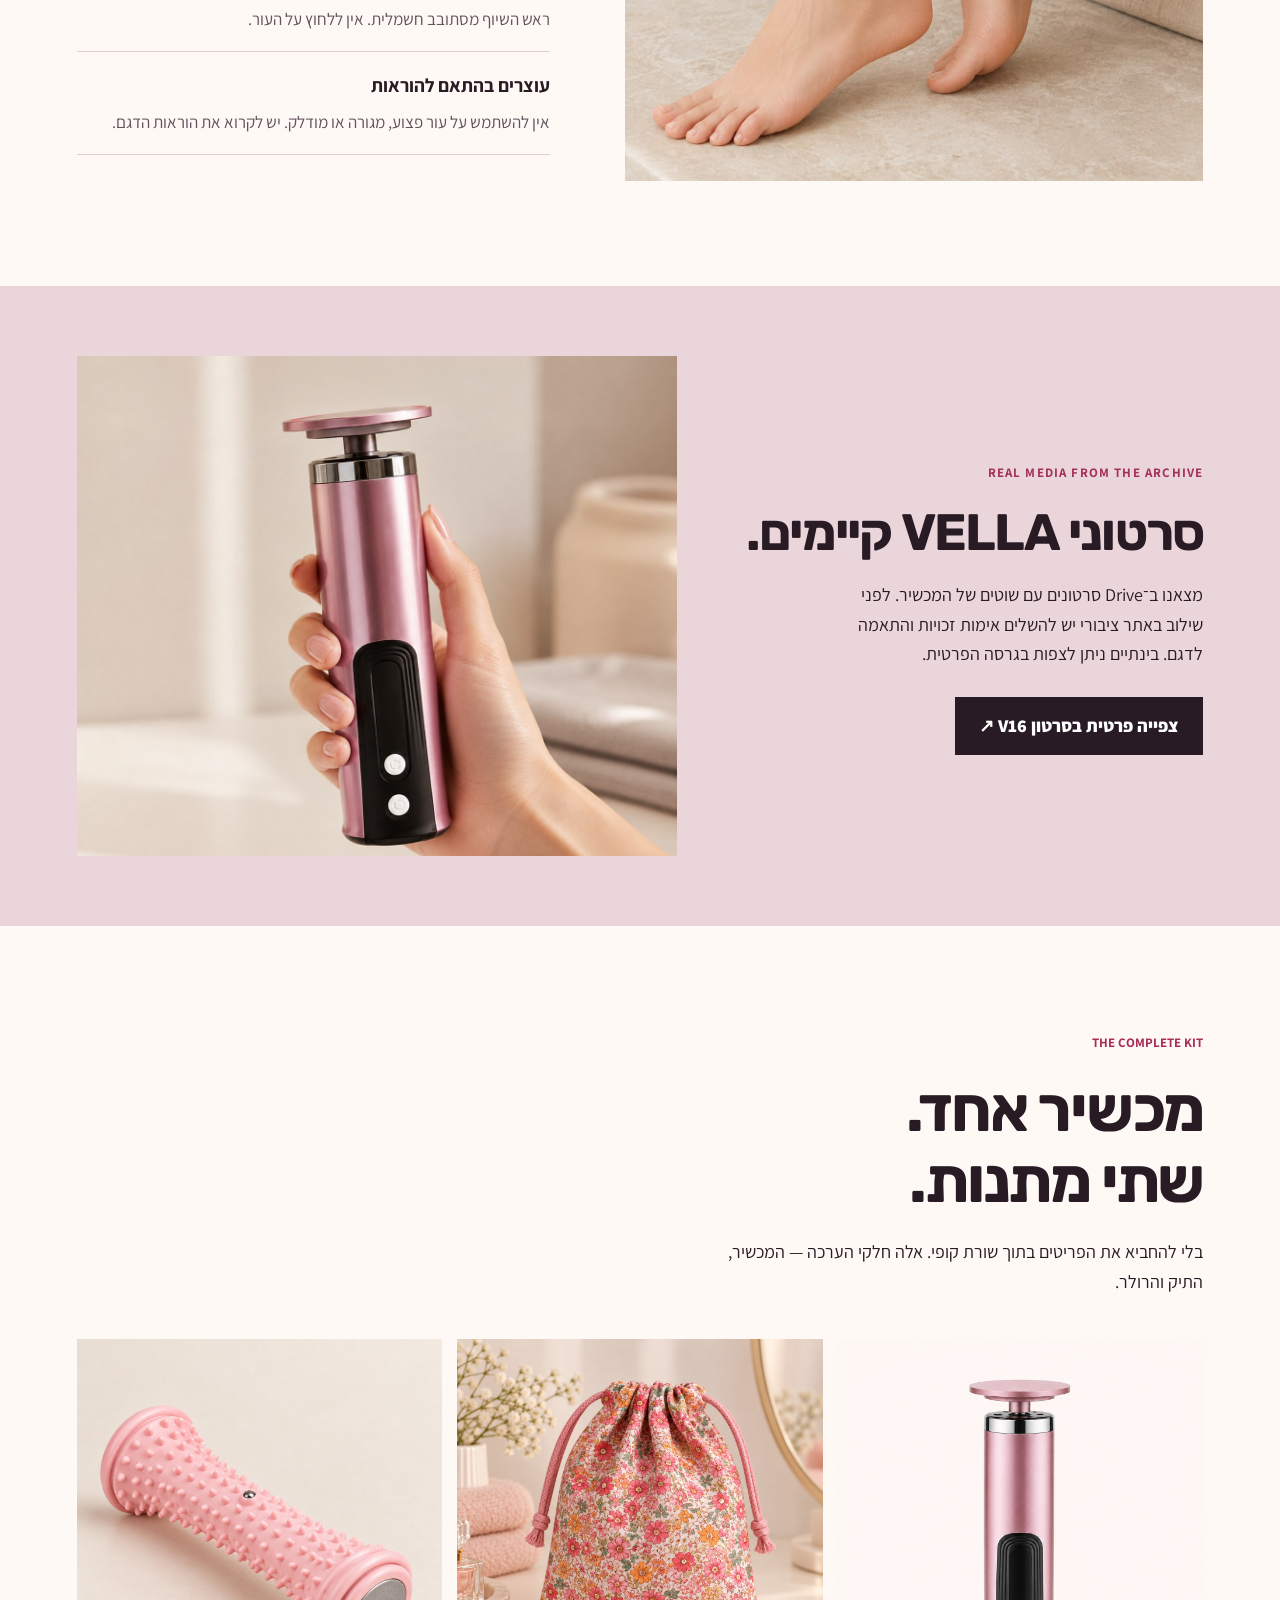
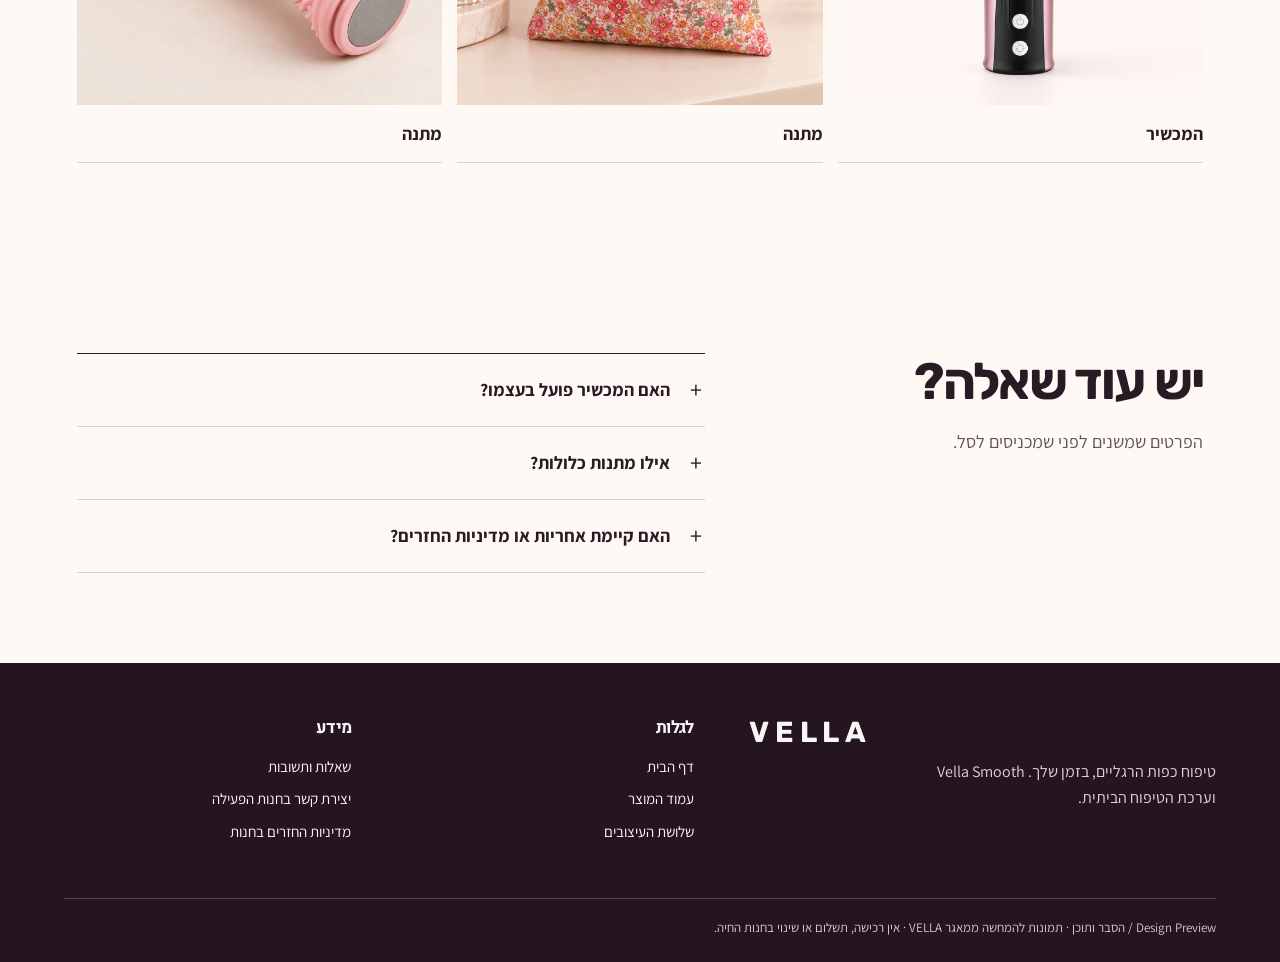
<file: editorial/product.html>
<!doctype html>
<html lang="he" dir="rtl">
<head>
 <meta charset="utf-8"><meta name="viewport" content="width=device-width,initial-scale=1">
 <meta name="theme-color" content="#ffffff"><meta name="robots" content="noindex,nofollow">
 <meta name="description" content="המחשת מוצר, שימוש והצעה באופן ישיר">
 <title>Vella Smooth — פרטי המוצר</title>
 <link rel="icon" href="data:,">
 <link rel="stylesheet" href="../shared.css"><link rel="stylesheet" href="style.css">
 <script defer src="../shared.js"></script>
</head>
<body data-design="editorial" class="product-page">
<a class="skip-link" href="#main">דילוג לתוכן</a>
<div class="demo-banner">דמו לעיצוב בלבד — אין הזמנה אמיתית</div>
<div class="top-wrap">
 <header class="header">
   <button type="button" class="menu-btn" data-menu-button aria-label="פתיחת תפריט" aria-expanded="false" aria-controls="mobile-menu"><i></i><i></i></button>
   <a href="index.html" class="brand" aria-label="VELLA, דף הבית">VELLA</a>
   <nav class="primary-nav" aria-label="ניווט ראשי">
    <a href="index.html">דף הבית</a><a href="product.html">Vella Smooth</a><a href="product.html#faq">שאלות נפוצות</a>
   </nav>
   <div class="header-actions"><button type="button" class="cart-open" data-open-drawer aria-label="פתיחת סל">
    <svg viewBox="0 0 24 24" fill="none" stroke="currentColor" stroke-width="1.5" aria-hidden="true"><path d="M5 8h14l-1.2 13H6.2L5 8Z"/><path d="M9 9V6a3 3 0 0 1 6 0v3"/></svg> סל <strong data-count>0</strong></button></div>
 </header>
 <nav id="mobile-menu" class="mobile-nav" aria-label="ניווט מובייל">
   <a href="index.html">דף הבית</a><a href="product.html">Vella Smooth</a><a href="product.html#faq">שאלות נפוצות</a><a href="../index.html">השוואת עיצובים</a>
 </nav>
</div>
<main id="main"><section class="method-pdp-hero">
 <div class="method-pdp-top"><span>VELLA / HOME PEDICURE</span><a href="index.html">← חזרה לבית</a></div>
 <div class="method-pdp-layout">
  <div class="method-pdp-media"><div class="method-main-image"><img data-main-image src="../assets/product-flat.jpg" alt="Vella Smooth ורוד עם דיסק שיוף שטוח" fetchpriority="high"></div><div class="gallery-thumbs" aria-label="בחירת תמונות מוצר">
   <button type="button" class="current" data-thumb data-src="../assets/product-flat.jpg" data-alt="המכשיר Vella Smooth" aria-pressed="true"><img src="../assets/product-flat.jpg" alt=""></button>
   <button type="button" data-thumb data-src="../assets/product-held.jpg" data-alt="המכשיר מוחזק ביד" aria-pressed="false"><img src="../assets/product-held.jpg" alt=""></button>
   <button type="button" data-thumb data-src="../assets/product-use.jpg" data-alt="שימוש במכשיר להמחשה" aria-pressed="false"><img src="../assets/product-use.jpg" alt=""></button>
   <button type="button" data-thumb data-src="../assets/gifts.jpg" data-alt="המתנות שבערכה" aria-pressed="false"><img src="../assets/gifts.jpg" alt=""></button>
  </div><p class="source-disclosure">התמונות להמחשה; אין בהן ראיה לתוצאה רפואית או לפני/אחרי של לקוחה.</p></div>
  <div class="method-pdp-purchase"><span class="method-overline">THE PRODUCT</span><h1>Vella<br>Smooth</h1><p class="method-pdp-description">מכשיר חשמלי לטיפוח כפות הרגליים באמצעות דיסק שיוף מסתובב. מיועד לשיוף קוסמטי של עור יבש וקשה.</p>
  <div class="method-pdp-price"><strong class="product-price">₪209</strong><span>מכשיר אחד + שתי מתנות</span></div>
  <div class="method-pdp-includes"><span>מה מקבלים?</span><div><b>Vella Smooth</b><small>מכשיר</small></div><div><b>תיק אחסון פרחוני</b><small>מתנה</small></div><div><b>רולר עיסוי לכף הרגל</b><small>מתנה</small></div></div>
  <form data-buy-form data-title="Vella Smooth - ערכת פדיקור" data-price="209" data-image="../assets/product-flat.jpg">
   <div class="quantity-row"><label for="qty-editorial">כמות</label><div class="quantity"><button type="button" data-qty-minus aria-label="הפחתה">−</button><input id="qty-editorial" data-qty type="number" min="1" max="9" value="1"><button type="button" data-qty-plus aria-label="הגדלה">+</button></div></div>
   <button class="method-button method-add" type="submit">הוספה לסל הדגמה <span aria-hidden="true">←</span></button>
  </form>
  <p class="method-preview-warning">ללא תשלום או הזמנה. יש לאמת מלאי, מתנות, תמונות ותנאים באתר הפעיל.</p>
  </div>
 </div>
</section>
<section class="method-how" id="how"><div class="method-how-image"><img src="../assets/product-use.jpg" alt="הדגמת שימוש קוסמטי במכשיר" loading="lazy"></div><div class="method-how-copy"><span class="method-overline">THE METHOD</span><h2>כך משתמשים<br>בעדינות.</h2><div class="method-how-lines"><div><strong>מנחים את המכשיר</strong><p>מכוונים את הדיסק אל האזור היבש בכף הרגל.</p></div><div><strong>עוברים בתנועות קצרות</strong><p>ראש השיוף מסתובב חשמלית. אין ללחוץ על העור.</p></div><div><strong>עוצרים בהתאם להוראות</strong><p>אין להשתמש על עור פצוע, מגורה או מודלק. יש לקרוא את הוראות הדגם.</p></div></div></div></section>
<section class="method-media-reference"><div><span>REAL MEDIA FROM THE ARCHIVE</span><h2>סרטוני VELLA קיימים.</h2><p>מצאנו ב־Drive סרטונים עם שוטים של המכשיר. לפני שילוב באתר ציבורי יש להשלים אימות זכויות והתאמה לדגם. בינתיים ניתן לצפות בגרסה הפרטית.</p><a class="method-button" target="_blank" rel="noopener" href="https://drive.google.com/file/d/1KKT300gboaHxtemQqB8MFKprwrp7uXz4/view">צפייה פרטית בסרטון V16 ↗</a></div><img src="../assets/product-held.jpg" alt="מכשיר Vella Smooth מוחזק ביד" loading="lazy"></section>
<section class="method-pdp-bundle" id="bundle"><div><span>THE COMPLETE KIT</span><h2>מכשיר אחד.<br>שתי מתנות.</h2><p>בלי להחביא את הפריטים בתוך שורת קופי. אלה חלקי הערכה — המכשיר, התיק והרולר.</p></div><div class="method-kit-products"><figure><img src="../assets/product-flat.jpg" alt="Vella Smooth" loading="lazy"><figcaption>המכשיר</figcaption></figure><figure><img src="../assets/pouch.jpg" alt="תיק פרחוני" loading="lazy"><figcaption>מתנה</figcaption></figure><figure><img src="../assets/roller.jpg" alt="רולר עיסוי" loading="lazy"><figcaption>מתנה</figcaption></figure></div></section>
<section class="method-faq" id="faq"><div><h2>יש עוד שאלה?</h2><p>הפרטים שמשנים לפני שמכניסים לסל.</p></div><div class="faq-list">
<details><summary>האם המכשיר פועל בעצמו?</summary><p>דיסק השיוף מסתובב חשמלית, אך המשתמשת היא שמנחה את המכשיר לאורך העור ובוחרת את אזור העבודה.</p></details>
<details><summary>אילו מתנות כלולות?</summary><p>תיק אחסון פרחוני ורולר עיסוי לכף הרגל. צבעים ומפרט מדויקים יתעדכנו לפי המוצר שנשלח.</p></details>
<details><summary>האם קיימת אחריות או מדיניות החזרים?</summary><p>תנאי השירות וההחזרה המחייבים מופיעים באתר Shopify הפעיל. אתר ההדגמה אינו מאפשר רכישה.</p></details>
</div></section></main>
<footer class="footer"><div class="footer-inner">
 <div><div class="footer-brand" dir="ltr">VELLA</div><p>טיפוח כפות הרגליים, בזמן שלך. Vella Smooth וערכת הטיפוח הביתית.</p></div>
 <div><h3>לגלות</h3><a href="index.html">דף הבית</a><a href="product.html">עמוד המוצר</a><a href="../index.html">שלושת העיצובים</a></div>
 <div><h3>מידע</h3><a href="product.html#faq">שאלות ותשובות</a><a href="https://vella-store.com/pages/contact" target="_blank" rel="noopener">יצירת קשר בחנות הפעילה</a><a href="https://vella-store.com/policies/refund-policy" target="_blank" rel="noopener">מדיניות החזרים בחנות</a></div>
 </div><div class="footer-note">Design Preview / הסבר ותוכן · תמונות להמחשה ממאגר VELLA · אין רכישה, תשלום או שינוי בחנות החיה.</div></footer>
<div class="cart-scrim" data-scrim hidden></div>
<aside class="cart-drawer" data-drawer aria-label="סל הדגמה" aria-hidden="true" aria-modal="true" role="dialog" inert>
 <button type="button" class="drawer-close" data-close-drawer>סגירה ×</button>
 <h2>הסל שלך</h2><p data-cart-empty>הסל כרגע ריק.</p>
 <div data-cart-lines></div>
 <div class="drawer-subtotal"><span>סה״כ לתצוגה</span><strong data-cart-total>₪0</strong></div>
 <p class="drawer-disclaimer">זהו סל הדגמה בלבד. לא ניתן לשלם או לבצע הזמנה כאן.</p>
</aside>
</body></html>
</file>
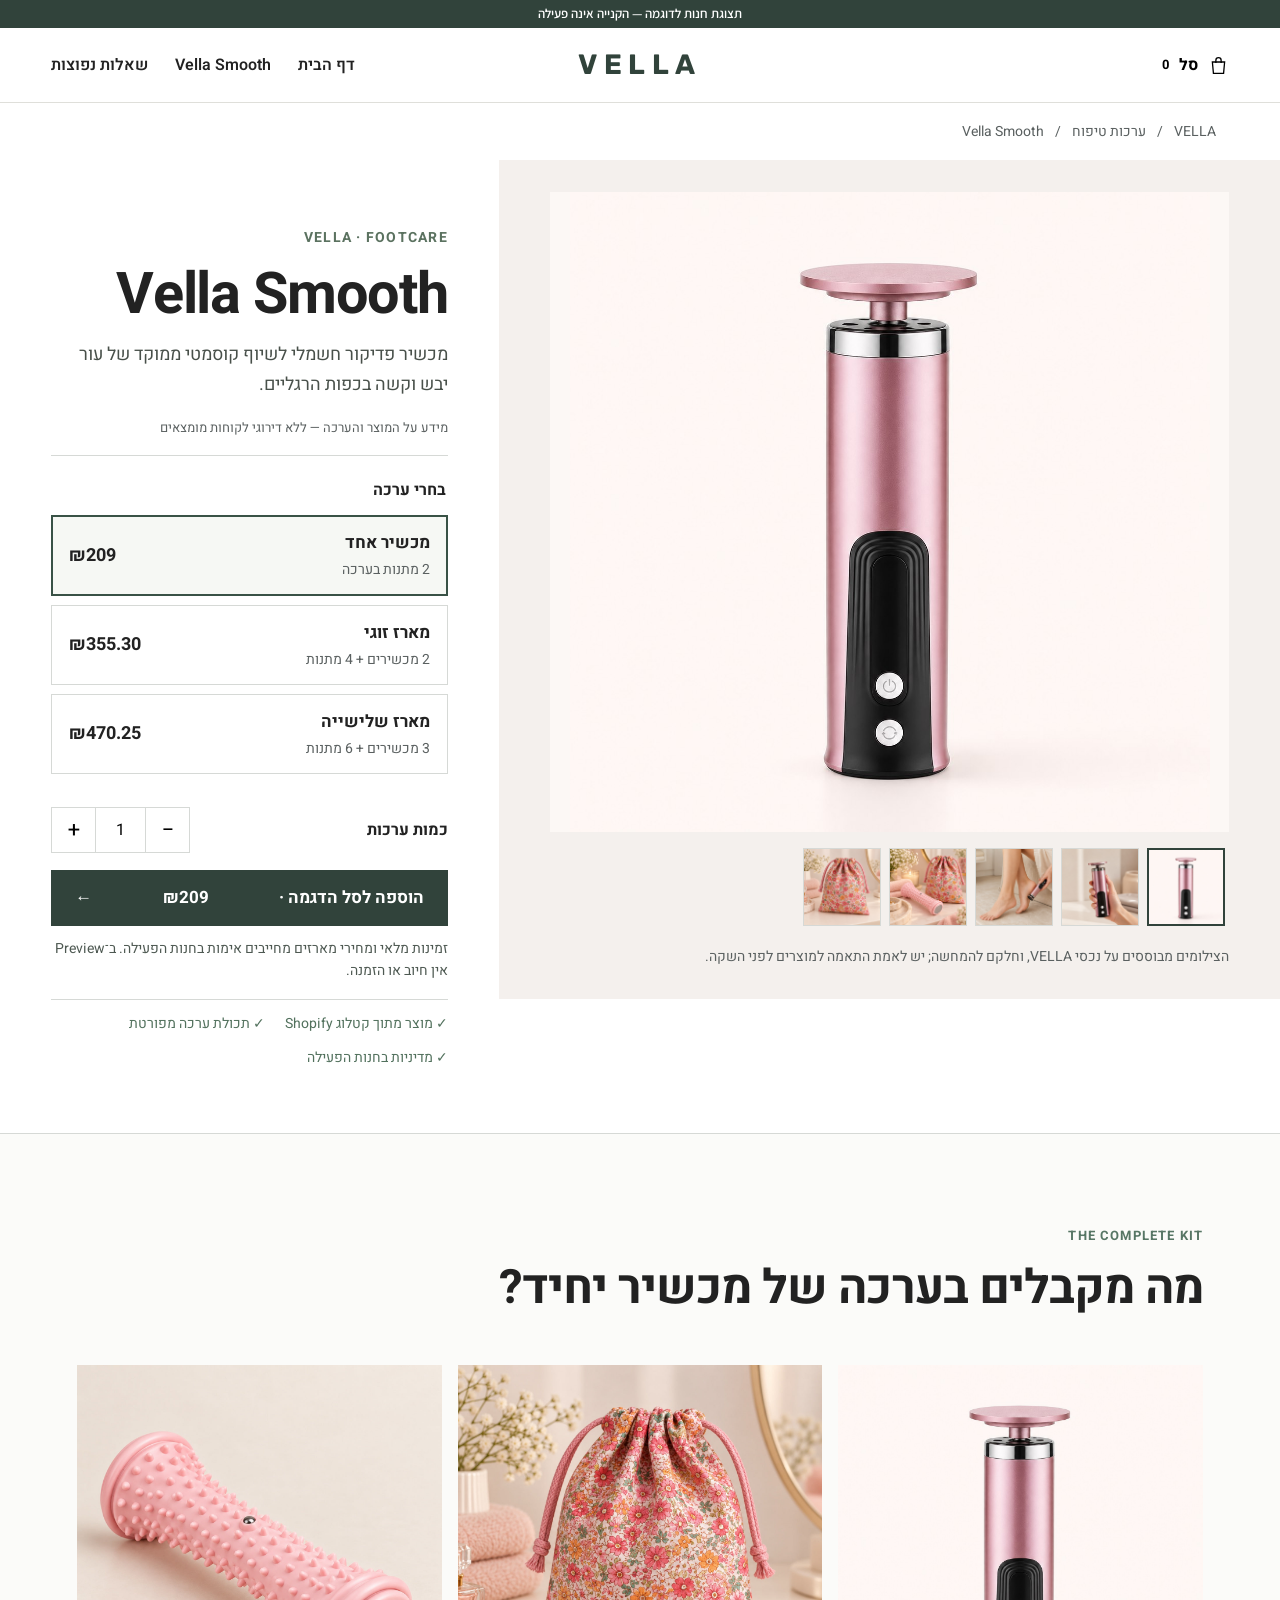
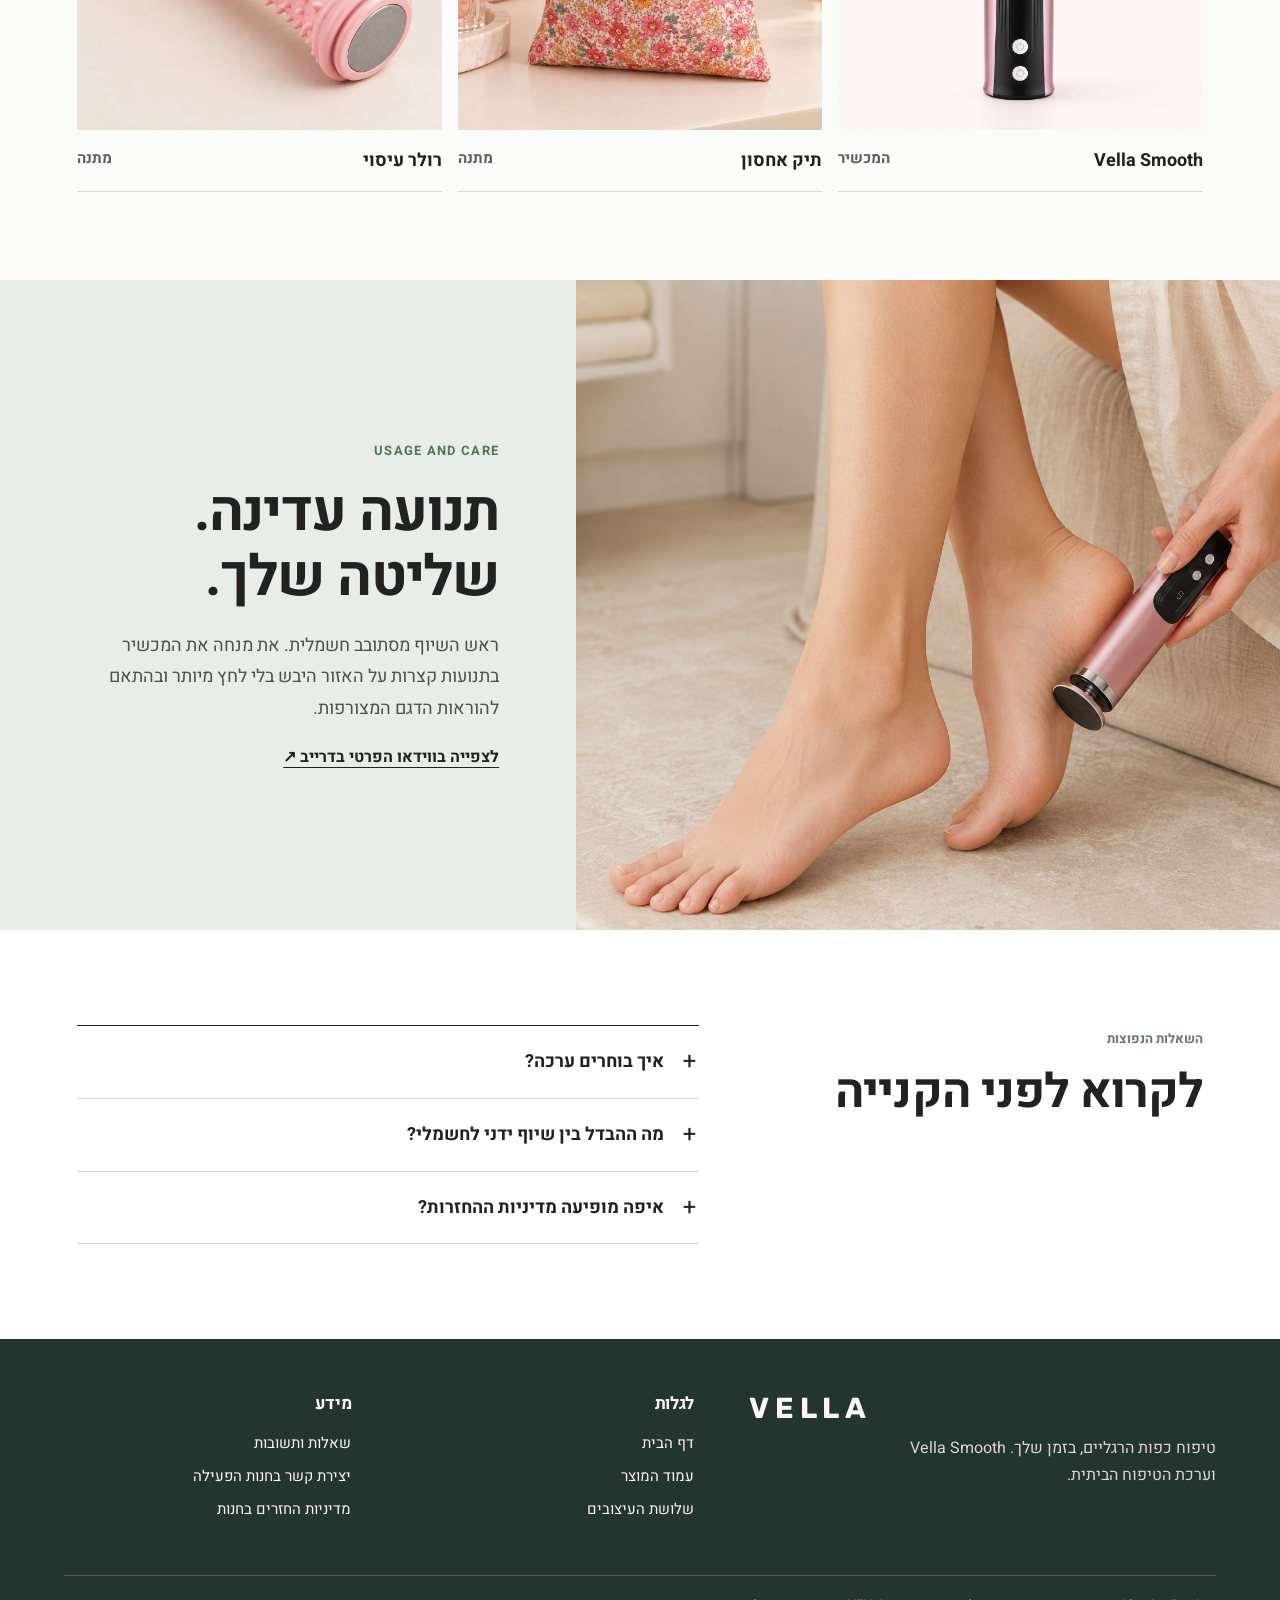
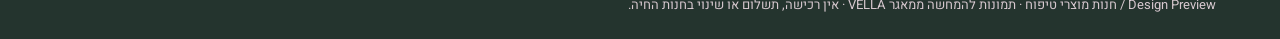
<file: retail/product.html>
<!doctype html>
<html lang="he" dir="rtl">
<head>
 <meta charset="utf-8"><meta name="viewport" content="width=device-width,initial-scale=1">
 <meta name="theme-color" content="#ffffff"><meta name="robots" content="noindex,nofollow">
 <meta name="description" content="חנות קמעונאית עם אפשרויות מוצר ומארזים">
 <title>Vella Smooth — פרטי המוצר</title>
 <link rel="icon" href="data:,">
 <link rel="stylesheet" href="../shared.css"><link rel="stylesheet" href="style.css">
 <script defer src="../shared.js"></script>
</head>
<body data-design="retail" class="product-page">
<a class="skip-link" href="#main">דילוג לתוכן</a>
<div class="demo-banner">תצוגת חנות לדוגמה — הקנייה אינה פעילה</div>
<div class="top-wrap">
 <header class="header">
   <button type="button" class="menu-btn" data-menu-button aria-label="פתיחת תפריט" aria-expanded="false" aria-controls="mobile-menu"><i></i><i></i></button>
   <a href="index.html" class="brand" aria-label="VELLA, דף הבית">VELLA</a>
   <nav class="primary-nav" aria-label="ניווט ראשי">
    <a href="index.html">דף הבית</a><a href="product.html">Vella Smooth</a><a href="product.html#faq">שאלות נפוצות</a>
   </nav>
   <div class="header-actions"><button type="button" class="cart-open" data-open-drawer aria-label="פתיחת סל">
    <svg viewBox="0 0 24 24" fill="none" stroke="currentColor" stroke-width="1.5" aria-hidden="true"><path d="M5 8h14l-1.2 13H6.2L5 8Z"/><path d="M9 9V6a3 3 0 0 1 6 0v3"/></svg> סל <strong data-count>0</strong></button></div>
 </header>
 <nav id="mobile-menu" class="mobile-nav" aria-label="ניווט מובייל">
   <a href="index.html">דף הבית</a><a href="product.html">Vella Smooth</a><a href="product.html#faq">שאלות נפוצות</a><a href="../index.html">השוואת עיצובים</a>
 </nav>
</div>
<main id="main"><div class="retail-crumbs"><a href="index.html">VELLA</a><span> / </span><a href="index.html#collection">ערכות טיפוח</a><span> / </span> Vella Smooth</div>
<section class="retail-pdp">
 <div class="retail-gallery"><div class="retail-hero-pic"><img data-main-image src="../assets/product-flat.jpg" alt="Vella Smooth - מכשיר פדיקור חשמלי ורוד" fetchpriority="high"></div><div class="gallery-thumbs" aria-label="גלריית המוצר">
 <button type="button" class="current" data-thumb data-src="../assets/product-flat.jpg" data-alt="Vella Smooth - המכשיר" aria-pressed="true"><img src="../assets/product-flat.jpg" alt=""></button>
 <button type="button" data-thumb data-src="../assets/product-held.jpg" data-alt="המכשיר מוחזק ביד" aria-pressed="false"><img src="../assets/product-held.jpg" alt=""></button>
 <button type="button" data-thumb data-src="../assets/product-use.jpg" data-alt="המכשיר בעת טיפול קוסמטי בכף הרגל" aria-pressed="false"><img src="../assets/product-use.jpg" alt=""></button>
 <button type="button" data-thumb data-src="../assets/gifts.jpg" data-alt="שתי המתנות שמגיעות בערכה" aria-pressed="false"><img src="../assets/gifts.jpg" alt=""></button>
 <button type="button" data-thumb data-src="../assets/pouch.jpg" data-alt="תיק אחסון פרחוני" aria-pressed="false"><img src="../assets/pouch.jpg" alt=""></button>
 </div><p class="source-disclosure">הצילומים מבוססים על נכסי VELLA, וחלקם להמחשה; יש לאמת התאמה למוצרים לפני השקה.</p></div>
 <div class="retail-buy">
  <span class="underheading">VELLA · FOOTCARE</span>
  <h1>Vella Smooth</h1><p class="product-description">מכשיר פדיקור חשמלי לשיוף קוסמטי ממוקד של עור יבש וקשה בכפות הרגליים.</p>
  <div class="rating-notice">מידע על המוצר והערכה — ללא דירוגי לקוחות מומצאים</div>
  <form data-buy-form data-title="Vella Smooth עם שתי מתנות" data-price="209" data-image="../assets/product-flat.jpg">
   <fieldset class="bundle-options"><legend>בחרי ערכה</legend>
    <label><input type="radio" name="set" data-plan data-set="1" data-title="Vella Smooth + שתי מתנות" data-price="209" data-image="../assets/product-flat.jpg" checked><span><b>מכשיר אחד</b><small>2 מתנות בערכה</small><strong>₪209</strong></span></label>
    <label><input type="radio" name="set" data-plan data-set="2" data-title="מארז זוגי Vella Smooth + 4 מתנות" data-price="355.30" data-image="../assets/product-flat.jpg"><span><b>מארז זוגי</b><small>2 מכשירים + 4 מתנות</small><strong>₪355.30</strong></span></label>
    <label><input type="radio" name="set" data-plan data-set="3" data-title="מארז שלישייה Vella Smooth + 6 מתנות" data-price="470.25" data-image="../assets/product-flat.jpg"><span><b>מארז שלישייה</b><small>3 מכשירים + 6 מתנות</small><strong>₪470.25</strong></span></label>
   </fieldset>
   <div class="quantity-row"><label for="qty-retail">כמות ערכות</label><div class="quantity"><button type="button" data-qty-minus aria-label="הפחתת כמות">−</button><input id="qty-retail" data-qty type="number" min="1" max="9" value="1"><button type="button" data-qty-plus aria-label="הגדלת כמות">+</button></div></div>
   <button type="submit" class="button retail-add">הוספה לסל הדגמה · <span data-plan-price>₪209</span> <span aria-hidden="true">←</span></button>
  </form>
  <div class="retail-alert">זמינות מלאי ומחירי מארזים מחייבים אימות בחנות הפעילה. ב־Preview אין חיוב או הזמנה.</div>
  <div class="retail-checks"><span>מוצר מתוך קטלוג Shopify</span><span>תכולת ערכה מפורטת</span><span>מדיניות בחנות הפעילה</span></div>
 </div>
</section>
<section class="retail-included" id="included"><div class="section-heading"><div><span>THE COMPLETE KIT</span><h2>מה מקבלים בערכה של מכשיר יחיד?</h2></div></div><div class="retail-items">
 <figure><img src="../assets/product-flat.jpg" alt="Vella Smooth" loading="lazy"><figcaption>Vella Smooth <span>המכשיר</span></figcaption></figure>
 <figure><img src="../assets/pouch.jpg" alt="תיק אחסון פרחוני" loading="lazy"><figcaption>תיק אחסון <span>מתנה</span></figcaption></figure>
 <figure><img src="../assets/roller.jpg" alt="רולר עיסוי" loading="lazy"><figcaption>רולר עיסוי <span>מתנה</span></figcaption></figure>
 </div></section>
<section class="retail-instructions" id="how"><img src="../assets/product-use.jpg" alt="שימוש במכשיר קוסמטי בכף הרגל" loading="lazy"><div><span>USAGE AND CARE</span><h2>תנועה עדינה.<br>שליטה שלך.</h2><p>ראש השיוף מסתובב חשמלית. את מנחה את המכשיר בתנועות קצרות על האזור היבש בלי לחץ מיותר ובהתאם להוראות הדגם המצורפות.</p><a target="_blank" rel="noopener" href="https://drive.google.com/file/d/1ElnJBYNkG33bdWv1CZMAMTV7gqGXYyIb/view">לצפייה בווידאו הפרטי בדרייב ↗</a></div></section>
<section class="retail-faq" id="faq"><div><span>השאלות הנפוצות</span><h2>לקרוא לפני הקנייה</h2></div><div class="faq-list">
 <details><summary>איך בוחרים ערכה?</summary><p>יש לבחור את מספר המכשירים. התמחור ב־Preview מבוסס על רישומי מוצרים ב־Shopify, אך מלאי וזמינות נבדקים בחנות הפעילה.</p></details>
 <details><summary>מה ההבדל בין שיוף ידני לחשמלי?</summary><p>במכשיר חשמלי ראש השיוף הוא שמבצע את תנועת הסיבוב; את מכוונת את המכשיר בעדינות. אין כאן טענת חיסכון בזמן או תוצאה מובטחת.</p></details>
 <details><summary>איפה מופיעה מדיניות ההחזרות?</summary><p>באתר VELLA הפעיל תחת עמודי המדיניות הרשמיים. כאן מוצגת תצוגת עיצוב בלבד.</p></details>
</div></section></main>
<footer class="footer"><div class="footer-inner">
 <div><div class="footer-brand" dir="ltr">VELLA</div><p>טיפוח כפות הרגליים, בזמן שלך. Vella Smooth וערכת הטיפוח הביתית.</p></div>
 <div><h3>לגלות</h3><a href="index.html">דף הבית</a><a href="product.html">עמוד המוצר</a><a href="../index.html">שלושת העיצובים</a></div>
 <div><h3>מידע</h3><a href="product.html#faq">שאלות ותשובות</a><a href="https://vella-store.com/pages/contact" target="_blank" rel="noopener">יצירת קשר בחנות הפעילה</a><a href="https://vella-store.com/policies/refund-policy" target="_blank" rel="noopener">מדיניות החזרים בחנות</a></div>
 </div><div class="footer-note">Design Preview / חנות מוצרי טיפוח · תמונות להמחשה ממאגר VELLA · אין רכישה, תשלום או שינוי בחנות החיה.</div></footer>
<div class="cart-scrim" data-scrim hidden></div>
<aside class="cart-drawer" data-drawer aria-label="סל הדגמה" aria-hidden="true" aria-modal="true" role="dialog" inert>
 <button type="button" class="drawer-close" data-close-drawer>סגירה ×</button>
 <h2>הסל שלך</h2><p data-cart-empty>הסל כרגע ריק.</p>
 <div data-cart-lines></div>
 <div class="drawer-subtotal"><span>סה״כ לתצוגה</span><strong data-cart-total>₪0</strong></div>
 <p class="drawer-disclaimer">זהו סל הדגמה בלבד. לא ניתן לשלם או לבצע הזמנה כאן.</p>
</aside>
</body></html>
</file>
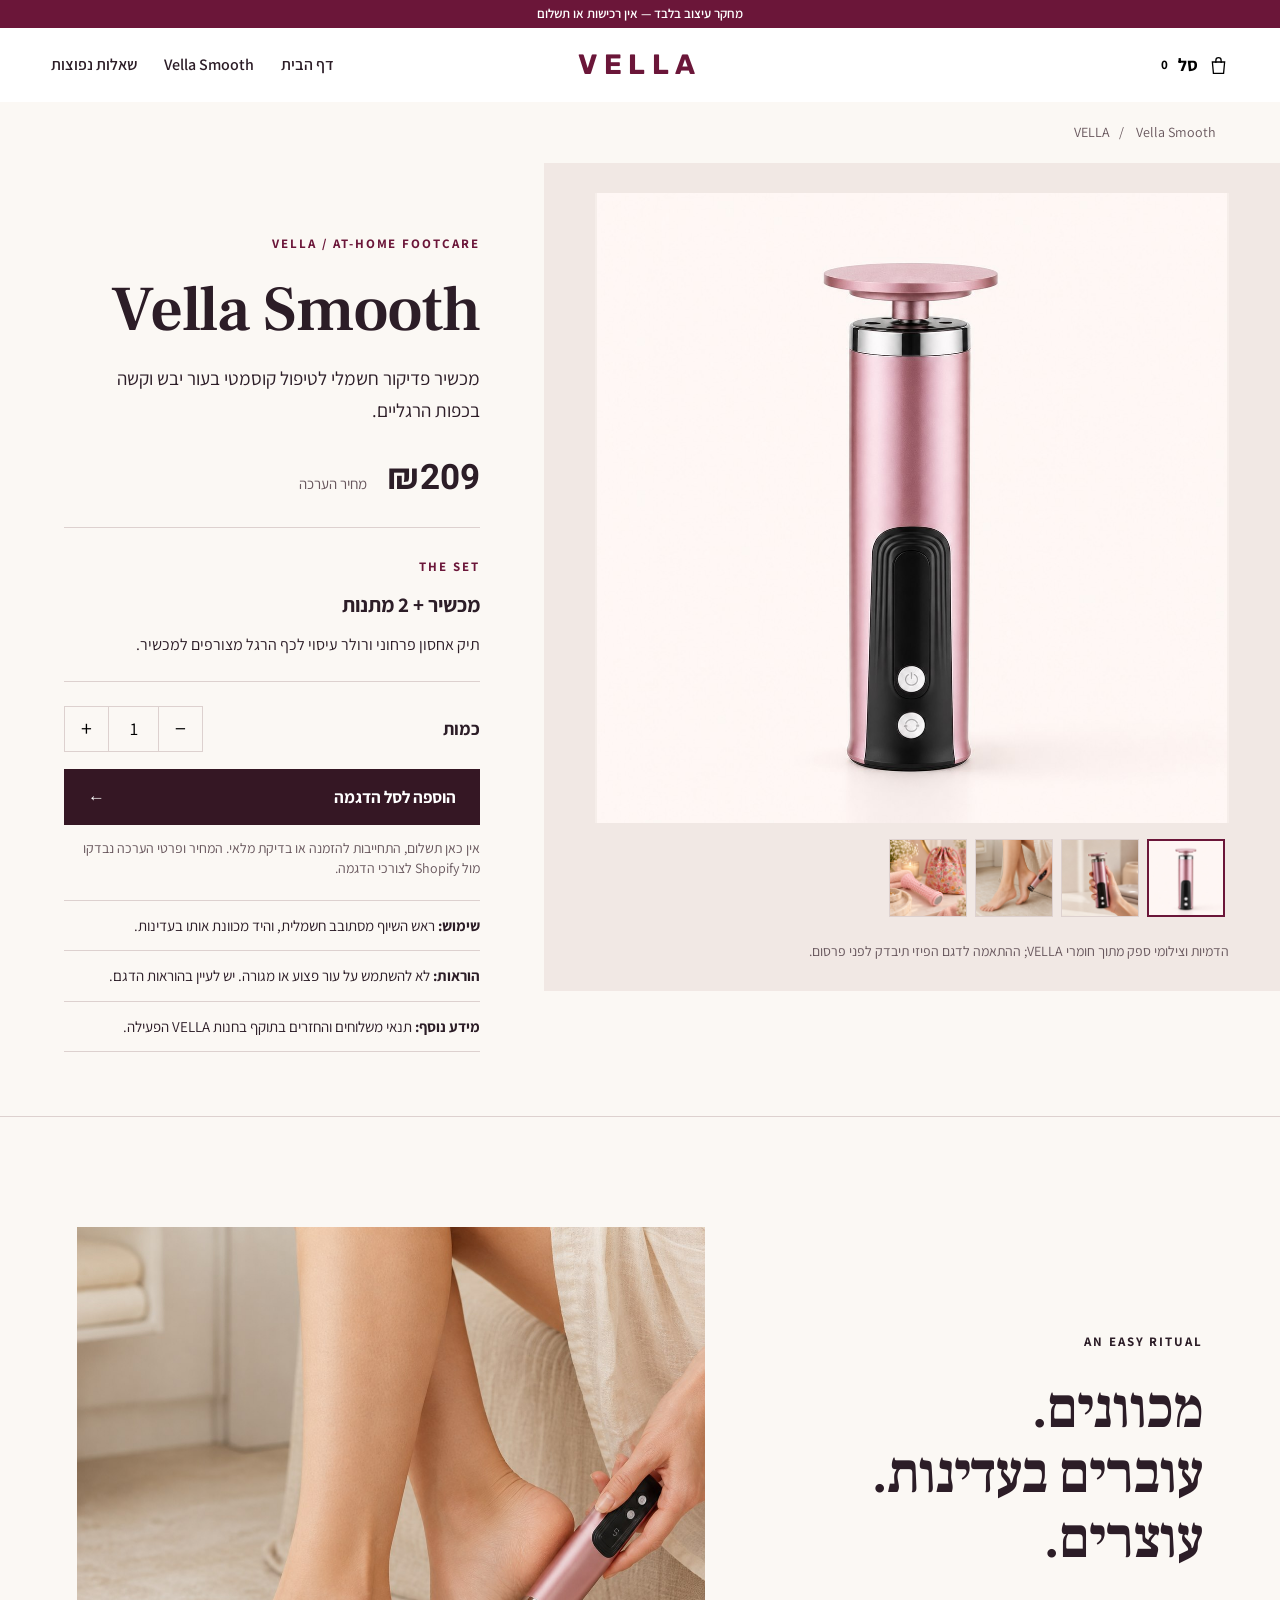
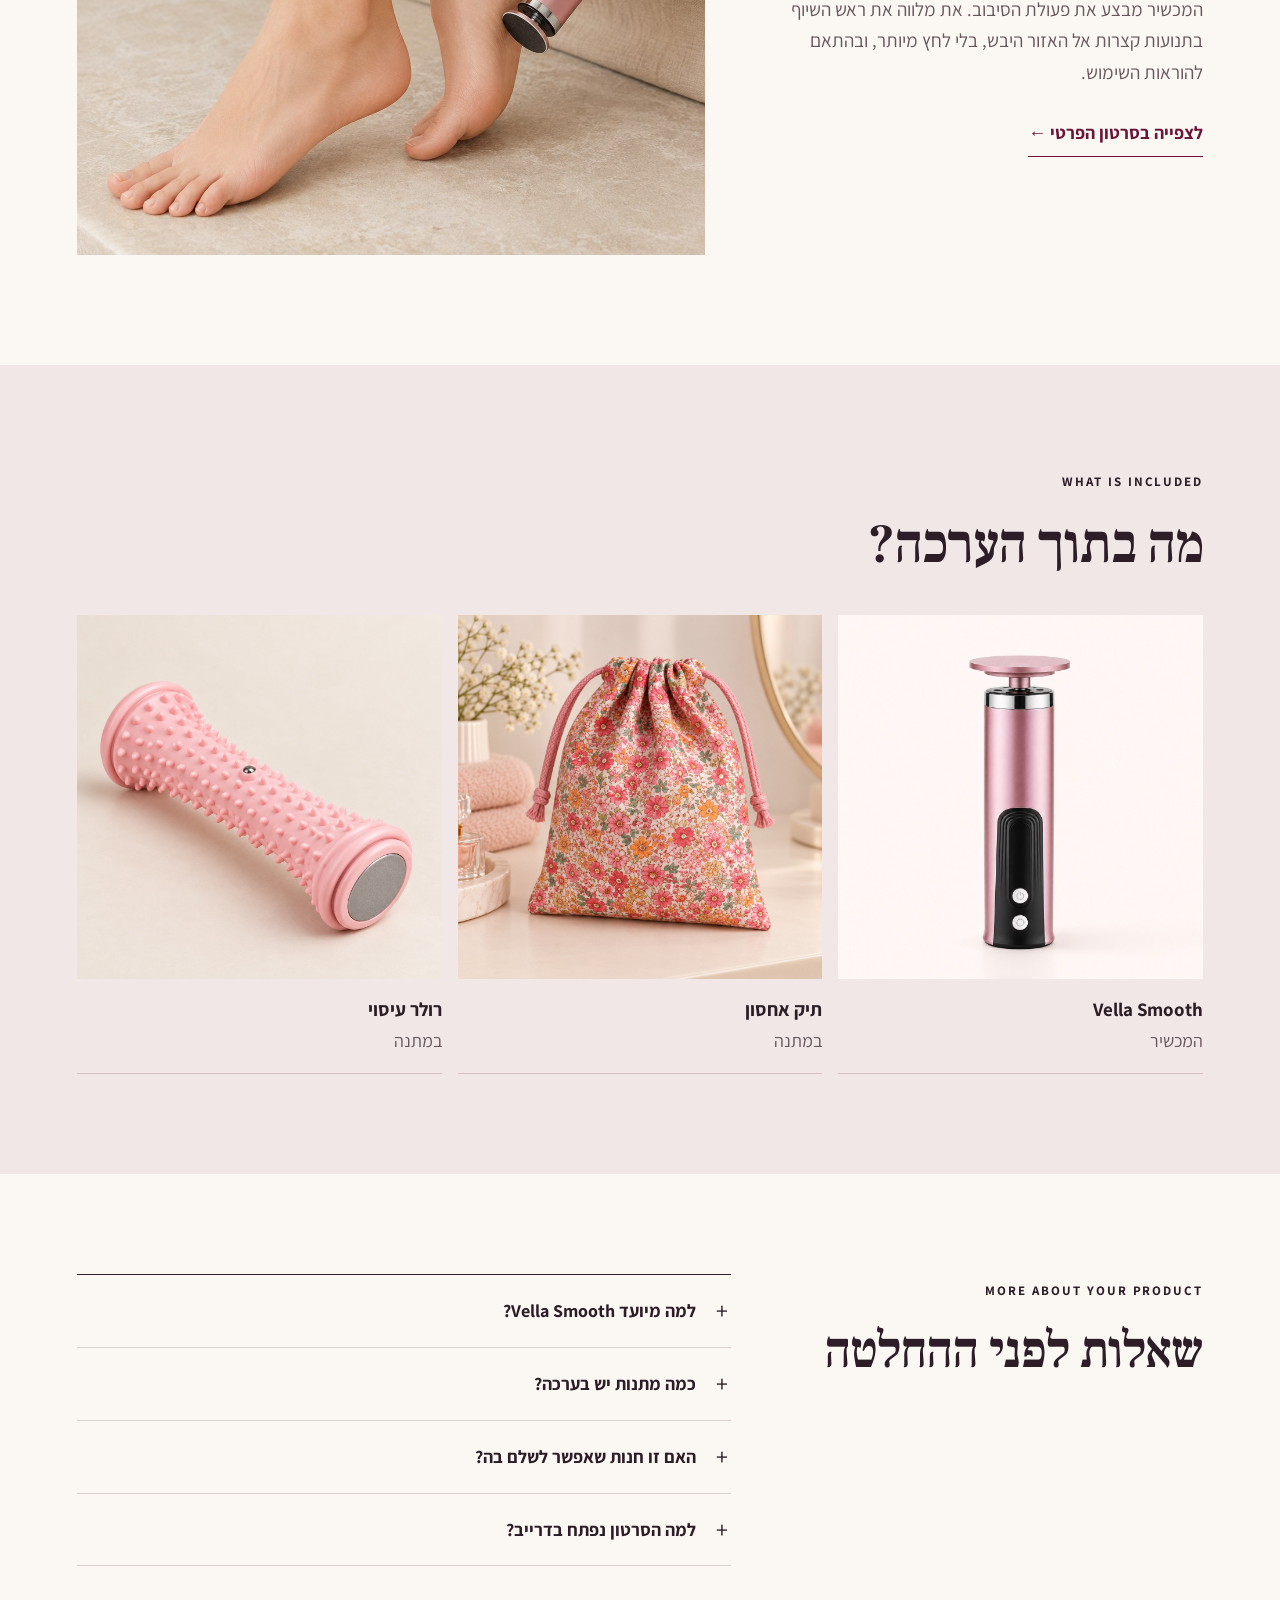
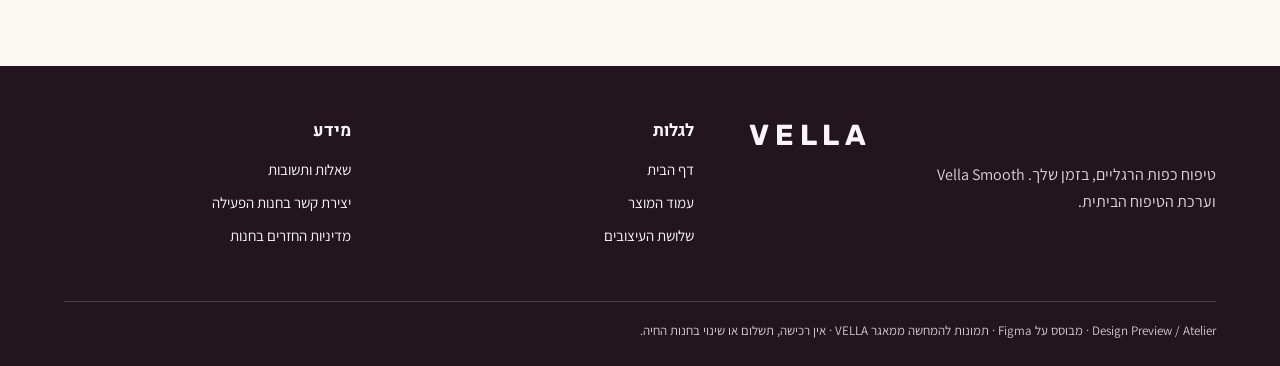
<file: studio/product.html>
<!doctype html>
<html lang="he" dir="rtl">
<head>
 <meta charset="utf-8"><meta name="viewport" content="width=device-width,initial-scale=1">
 <meta name="theme-color" content="#ffffff"><meta name="robots" content="noindex,nofollow">
 <meta name="description" content="עיצוב טיפוח עכשווי עם היררכיית צילום מוצר">
 <title>Vella Smooth — פרטי המוצר</title>
 <link rel="icon" href="data:,">
 <link rel="stylesheet" href="../shared.css"><link rel="stylesheet" href="style.css">
 <script defer src="../shared.js"></script>
</head>
<body data-design="studio" class="product-page">
<a class="skip-link" href="#main">דילוג לתוכן</a>
<div class="demo-banner">מחקר עיצוב בלבד — אין רכישות או תשלום</div>
<div class="top-wrap">
 <header class="header">
   <button type="button" class="menu-btn" data-menu-button aria-label="פתיחת תפריט" aria-expanded="false" aria-controls="mobile-menu"><i></i><i></i></button>
   <a href="index.html" class="brand" aria-label="VELLA, דף הבית">VELLA</a>
   <nav class="primary-nav" aria-label="ניווט ראשי">
    <a href="index.html">דף הבית</a><a href="product.html">Vella Smooth</a><a href="product.html#faq">שאלות נפוצות</a>
   </nav>
   <div class="header-actions"><button type="button" class="cart-open" data-open-drawer aria-label="פתיחת סל">
    <svg viewBox="0 0 24 24" fill="none" stroke="currentColor" stroke-width="1.5" aria-hidden="true"><path d="M5 8h14l-1.2 13H6.2L5 8Z"/><path d="M9 9V6a3 3 0 0 1 6 0v3"/></svg> סל <strong data-count>0</strong></button></div>
 </header>
 <nav id="mobile-menu" class="mobile-nav" aria-label="ניווט מובייל">
   <a href="index.html">דף הבית</a><a href="product.html">Vella Smooth</a><a href="product.html#faq">שאלות נפוצות</a><a href="../index.html">השוואת עיצובים</a>
 </nav>
</div>
<main id="main"><div class="breadcrumbs"><a href="index.html">VELLA</a><span>/</span> Vella Smooth</div>
<section class="maison-pdp">
 <div class="maison-gallery">
  <div class="main-product-image"><img data-main-image src="../assets/product-flat.jpg" alt="Vella Smooth - המכשיר בצבע ורוד מטאלי" fetchpriority="high"></div>
  <div class="gallery-thumbs" aria-label="בחירת תמונה">
   <button type="button" class="current" data-thumb data-src="../assets/product-flat.jpg" data-alt="Vella Smooth - מכשיר ורוד" aria-pressed="true"><img src="../assets/product-flat.jpg" alt=""></button>
   <button type="button" data-thumb data-src="../assets/product-held.jpg" data-alt="מכשיר Vella Smooth מוחזק ביד" aria-pressed="false"><img src="../assets/product-held.jpg" alt=""></button>
   <button type="button" data-thumb data-src="../assets/product-use.jpg" data-alt="שימוש עדין בכף הרגל" aria-pressed="false"><img src="../assets/product-use.jpg" alt=""></button>
   <button type="button" data-thumb data-src="../assets/gifts.jpg" data-alt="תיק אחסון ורולר עיסוי" aria-pressed="false"><img src="../assets/gifts.jpg" alt=""></button>
  </div>
  <p class="source-disclosure">הדמיות וצילומי ספק מתוך חומרי VELLA; ההתאמה לדגם הפיזי תיבדק לפני פרסום.</p>
 </div>
 <div class="maison-buy">
  <span class="micro-title">VELLA / AT-HOME FOOTCARE</span>
  <h1>Vella Smooth</h1>
  <p class="pdp-definition">מכשיר פדיקור חשמלי לטיפול קוסמטי בעור יבש וקשה בכפות הרגליים.</p>
  <div class="maison-price"><strong class="product-price">₪209</strong><span>מחיר הערכה</span></div>
  <div class="maison-included"><span class="overline">THE SET</span><strong>מכשיר + 2 מתנות</strong><p>תיק אחסון פרחוני ורולר עיסוי לכף הרגל מצורפים למכשיר.</p></div>
  <form data-buy-form data-title="Vella Smooth + שתי מתנות" data-price="209" data-image="../assets/product-flat.jpg">
   <div class="quantity-row"><label for="qty-studio">כמות</label><div class="quantity"><button type="button" data-qty-minus aria-label="הפחתת כמות">−</button><input id="qty-studio" type="number" min="1" max="9" data-qty value="1"><button type="button" data-qty-plus aria-label="הגדלת כמות">+</button></div></div>
   <button type="submit" class="button maison-add">הוספה לסל הדגמה <span aria-hidden="true">←</span></button>
  </form>
  <p class="source-disclosure">אין כאן תשלום, התחייבות להזמנה או בדיקת מלאי. המחיר ופרטי הערכה נבדקו מול Shopify לצורכי הדגמה.</p>
  <div class="maison-pdp-notes"><p><strong>שימוש:</strong> ראש השיוף מסתובב חשמלית, והיד מכוונת אותו בעדינות.</p><p><strong>הוראות:</strong> לא להשתמש על עור פצוע או מגורה. יש לעיין בהוראות הדגם.</p><p><strong>מידע נוסף:</strong> תנאי משלוחים והחזרים בתוקף בחנות VELLA הפעילה.</p></div>
 </div>
</section>
<section class="maison-usage" id="usage">
 <div><span class="micro-title">AN EASY RITUAL</span><h2>מכוונים.<br>עוברים בעדינות.<br>עוצרים.</h2><p>המכשיר מבצע את פעולת הסיבוב. את מלווה את ראש השיוף בתנועות קצרות אל האזור היבש, בלי לחץ מיותר, ובהתאם להוראות השימוש.</p><a href="https://drive.google.com/file/d/1KKT300gboaHxtemQqB8MFKprwrp7uXz4/view" target="_blank" rel="noopener" class="text-underline">לצפייה בסרטון הפרטי ←</a></div>
 <img src="../assets/product-use.jpg" alt="מכשיר Vella Smooth בשימוש להמחשה" loading="lazy">
</section>
<section class="maison-content-list"><div><span class="micro-title">WHAT IS INCLUDED</span><h2>מה בתוך הערכה?</h2></div><div class="maison-items">
 <div><img src="../assets/product-flat.jpg" alt="מכשיר" loading="lazy"><strong>Vella Smooth</strong><span>המכשיר</span></div>
 <div><img src="../assets/pouch.jpg" alt="תיק אחסון פרחוני" loading="lazy"><strong>תיק אחסון</strong><span>במתנה</span></div>
 <div><img src="../assets/roller.jpg" alt="רולר עיסוי לכף הרגל" loading="lazy"><strong>רולר עיסוי</strong><span>במתנה</span></div>
</div></section>
<section class="maison-faq" id="faq"><div><span class="micro-title">MORE ABOUT YOUR PRODUCT</span><h2>שאלות לפני ההחלטה</h2></div><div class="faq-list">
<details><summary>למה מיועד Vella Smooth?</summary><p>לשיוף קוסמטי של עור יבש וקשה בכפות הרגליים בלבד, בהתאם להוראות הדגם.</p></details>
<details><summary>כמה מתנות יש בערכה?</summary><p>שתי מתנות — תיק אחסון פרחוני ורולר עיסוי לכף הרגל.</p></details>
<details><summary>האם זו חנות שאפשר לשלם בה?</summary><p>לא. זהו אתר Preview נפרד שאינו מחובר לקופה של Shopify.</p></details>
<details><summary>למה הסרטון נפתח בדרייב?</summary><p>הסרטון קיים במאגר VELLA, אך בדיקת זכויות השימוש המסחרי וההתאמה לדגם טרם הושלמה.</p></details>
</div></section></main>
<footer class="footer"><div class="footer-inner">
 <div><div class="footer-brand" dir="ltr">VELLA</div><p>טיפוח כפות הרגליים, בזמן שלך. Vella Smooth וערכת הטיפוח הביתית.</p></div>
 <div><h3>לגלות</h3><a href="index.html">דף הבית</a><a href="product.html">עמוד המוצר</a><a href="../index.html">שלושת העיצובים</a></div>
 <div><h3>מידע</h3><a href="product.html#faq">שאלות ותשובות</a><a href="https://vella-store.com/pages/contact" target="_blank" rel="noopener">יצירת קשר בחנות הפעילה</a><a href="https://vella-store.com/policies/refund-policy" target="_blank" rel="noopener">מדיניות החזרים בחנות</a></div>
 </div><div class="footer-note">Design Preview / Atelier · מבוסס על Figma · תמונות להמחשה ממאגר VELLA · אין רכישה, תשלום או שינוי בחנות החיה.</div></footer>
<div class="cart-scrim" data-scrim hidden></div>
<aside class="cart-drawer" data-drawer aria-label="סל הדגמה" aria-hidden="true" aria-modal="true" role="dialog" inert>
 <button type="button" class="drawer-close" data-close-drawer>סגירה ×</button>
 <h2>הסל שלך</h2><p data-cart-empty>הסל כרגע ריק.</p>
 <div data-cart-lines></div>
 <div class="drawer-subtotal"><span>סה״כ לתצוגה</span><strong data-cart-total>₪0</strong></div>
 <p class="drawer-disclaimer">זהו סל הדגמה בלבד. לא ניתן לשלם או לבצע הזמנה כאן.</p>
</aside>
</body></html>
</file>
<file: hub.css>
@import url('https://fonts.googleapis.com/css2?family=Assistant:wght@400;500;600;700;800&family=Frank+Ruhl+Libre:wght@400;500;600;700&family=Heebo:wght@400;500;600;700;800&family=Rubik:wght@400;500;600;700&display=swap');
:root{--ink:#211c22;--muted:#5d575b;--bg:#faf7f3;--line:#ded6d4}
*{box-sizing:border-box}body{margin:0;background:var(--bg);color:var(--ink);font:400 17px/1.6 Assistant,Arial,sans-serif}h1,h2,h3,p{margin:0}a{color:inherit}img{max-width:100%;display:block}button,input,textarea{font:inherit}button{cursor:pointer}
.hub-top{height:80px;display:flex;justify-content:space-between;align-items:center;padding:0 5vw;background:#fff;border-bottom:1px solid var(--line)}.brand{font:700 28px Rubik;letter-spacing:.13em}.brand span{font:600 13px Assistant;letter-spacing:.04em;color:var(--muted)}.hub-top a{text-decoration:none;font-weight:700;font-size:16px}
.hub-intro{max-width:1350px;margin:auto;padding:83px 25px 58px}.hub-sup{font-size:12px;color:#8a5267;letter-spacing:.12em;font-weight:700}.hub-intro h1{font:600 clamp(48px,6vw,88px)/1.1 'Frank Ruhl Libre',serif;margin:19px 0 23px}.hub-intro h1 em{font-style:normal;color:#7b2749}.hub-intro>p{font-size:20px;max-width:65ch}.hub-caveat{margin-top:27px;max-width:920px;border-right:3px solid #8a3454;padding:12px 20px;background:#f0e8e6;font-size:15px}
.site-collection{max-width:1370px;margin:auto;padding:0 25px 100px;display:grid;grid-template-columns:repeat(3,minmax(0,1fr));gap:20px}
.site-card{background:#fff;border:1px solid var(--line);overflow:hidden;display:flex;flex-direction:column}.card-head{padding:31px 26px 27px;min-height:247px}.card-head>span{font-size:12px;font-weight:700;letter-spacing:.11em;color:#8c596d}.card-head h2{font:700 30px Rubik;margin:13px 0 11px}.card-head p{font-size:16px;color:var(--muted);line-height:1.7}.preview-pair{display:grid;grid-template-columns:1fr 1.3fr;gap:8px;height:340px;padding:10px;background:#f2ece9}.preview-pair img{width:100%;height:100%;object-fit:cover;object-position:top}.site-card.maison .preview-pair{background:#4f1730}.site-card.shop .preview-pair{background:#e6e8e1}.site-card.method .preview-pair{background:#3a1d2f}.card-links{display:grid;grid-template-columns:1fr 1fr;gap:0;border-top:1px solid var(--line)}.card-links a{display:grid;place-items:center;min-height:58px;text-decoration:none;font-weight:700;border-left:1px solid var(--line)}.card-links a:last-child{border-left:0}.card-links .main-link{background:#292127;color:#fff}.shop .card-links .main-link{background:#31433b}.method .card-links .main-link{background:#b4265b}.design-source{padding:17px 22px;font-size:13px;color:var(--muted);border-top:1px solid var(--line);min-height:84px}
.scoreboard{background:#2a1b25;color:#fff;padding:86px max(25px,calc((100vw - 1320px)/2))}.score-intro{max-width:700px}.score-intro>span{color:#e5bbcb;font-size:13px;font-weight:700}.score-intro h2{font:600 clamp(40px,4vw,59px) 'Frank Ruhl Libre',serif;margin:10px 0}.score-intro p{font-size:17px;color:#eadbe1}.ratings{display:grid;grid-template-columns:repeat(3,minmax(0,1fr));gap:25px;margin:35px 0}.ratings>div{background:#3b2933;border:1px solid #7c6672;padding:25px}.ratings h3{font:700 26px Rubik;margin-bottom:23px}.ratings label{display:flex;flex-direction:column;gap:8px;margin-bottom:21px;font-weight:700}.ratings label b{font:600 19px Rubik}.ratings input[type=range]{width:100%;accent-color:#edb1c8}.ratings textarea{width:100%;min-height:110px;resize:vertical;border:1px solid #947786;background:#fffaf8;color:#211721;padding:12px}.copy-btn{background:#f4c8d9;color:#321825;border:0;padding:15px 28px;font-weight:700;font-size:18px}.scoreboard [data-status]{font-size:15px;color:#f3dce5;margin-top:10px}.process{max-width:1370px;margin:auto;padding:85px 25px}.process h2{font:700 clamp(31px,3.5vw,49px) Heebo;margin-bottom:28px}.process-columns{display:grid;grid-template-columns:repeat(3,1fr);gap:22px}.process-columns>div{border-top:2px solid #6b1b3a;padding-top:16px}.process-columns strong{font-size:19px}.process-columns p{color:var(--muted);margin-top:10px}.source-links{display:flex;gap:25px;flex-wrap:wrap;margin-top:36px}.source-links a{text-underline-offset:5px;font-weight:700}.hub-footer{background:#241922;color:#fff;padding:27px 5vw;font-size:14px}a:focus-visible,button:focus-visible,input:focus-visible,textarea:focus-visible{outline:3px solid #4f86fc;outline-offset:3px}
@media(max-width:1050px){.site-collection{grid-template-columns:1fr 1fr}.site-card:last-child{grid-column:1/-1}.preview-pair{height:300px}.ratings{gap:12px}.ratings>div{padding:17px}}
@media(max-width:760px){.hub-top{height:68px;padding:0 20px}.brand{font-size:20px}.brand span{font-size:10px}.hub-top a{font-size:14px}.hub-intro{padding:58px 20px 38px}.hub-intro h1{font-size:54px}.hub-intro>p{font-size:18px}.site-collection{grid-template-columns:1fr;padding:0 18px 65px}.site-card:last-child{grid-column:auto}.card-head{min-height:0}.preview-pair{height:350px}.ratings{grid-template-columns:1fr}.scoreboard{padding:65px 20px}.process{padding:65px 20px}.process-columns{grid-template-columns:1fr;gap:24px}}
@media(max-width:420px){.hub-intro h1{font-size:48px}.preview-pair{height:280px}.card-head h2{font-size:27px}}
</file>
<file: shared.css>
@import url('https://fonts.googleapis.com/css2?family=Assistant:wght@400;500;600;700;800&family=Frank+Ruhl+Libre:wght@400;500;600;700&family=Heebo:wght@400;500;600;700;800&family=Rubik:wght@400;500;600;700;800&display=swap');
:root{--body:#201c1d;--bg:#fffdfa;--muted:#60565b;--edge:#d9d1d0;--brand:#751b40;--cta:#391827;--font:Assistant,Arial,sans-serif}
*{box-sizing:border-box}html{scroll-behavior:smooth}body{margin:0;color:var(--body);background:var(--bg);font:400 18px/1.65 var(--font)}img,video{display:block;max-width:100%}figure,p,h1,h2,h3{margin:0}a{color:inherit}button,input,select{font:inherit}button{cursor:pointer}[hidden]{display:none!important}
.skip-link{position:fixed;top:8px;right:8px;padding:12px;background:#fff;z-index:99;transform:translateY(-150%)}.skip-link:focus{transform:none}a:focus-visible,button:focus-visible,input:focus-visible,summary:focus-visible{outline:3px solid #366de9;outline-offset:3px}
.demo-banner{min-height:28px;padding:3px 12px;background:var(--brand);color:#fff;text-align:center;font:600 13px/1.7 Assistant;display:grid;place-items:center}
.header{height:74px;padding:0 clamp(18px,4vw,60px);display:grid;grid-template-columns:1fr auto 1fr;gap:20px;align-items:center;max-width:1600px;margin:auto}
.header a{text-decoration:none}.brand{grid-column:2;grid-row:1;font:700 28px/1 Rubik;letter-spacing:.23em;color:var(--brand);direction:ltr}
.primary-nav{grid-column:3;grid-row:1;display:flex;justify-content:end;gap:27px;white-space:nowrap}.primary-nav a{font-size:16px;font-weight:600}.primary-nav a:hover{text-decoration:underline;text-underline-offset:6px}
.header-actions{grid-column:1;grid-row:1;justify-self:start}.cart-open{border:0;background:none;padding:9px 0;display:flex;align-items:center;gap:10px;font-weight:700}.cart-open strong{font-size:13px}.cart-open svg{width:21px;height:21px}.menu-btn{display:none;border:0;background:none;width:45px;height:45px}.menu-btn i{display:block;margin:6px auto;background:currentColor;width:25px;height:1.5px}.mobile-nav{display:none}
.button{display:inline-flex;align-items:center;justify-content:center;gap:20px;padding:14px 24px;min-height:55px;background:var(--cta);color:#fff;border:0;text-decoration:none;font-weight:700;font-size:17px}.button:hover{filter:brightness(1.12)}
.product-price{font-weight:800;white-space:nowrap}
.faq-list{border-top:1px solid var(--body)}.faq-list details{border-bottom:1px solid var(--edge)}.faq-list summary{cursor:pointer;list-style:none;font-size:18px;font-weight:700;position:relative;padding:21px 35px 21px 3px}.faq-list summary::-webkit-details-marker{display:none}.faq-list summary:before{content:"+";position:absolute;right:3px;top:16px;font-size:24px;font-weight:400}.faq-list details[open] summary:before{content:"−"}.faq-list details p{margin:0;padding:0 35px 25px 0;font-size:17px}
.quantity-row{display:flex;justify-content:space-between;align-items:center;margin:24px 0 17px;gap:12px}.quantity-row label{font-weight:700}.quantity{display:flex;border:1px solid var(--edge);height:46px}.quantity button{border:0;background:none;width:43px;font-size:22px}.quantity input{width:51px;border:0;border-inline:1px solid var(--edge);text-align:center;appearance:textfield;background:transparent}.quantity input::-webkit-inner-spin-button{appearance:none}
.gallery-thumbs{display:flex;gap:8px;margin-top:12px;overflow-x:auto;padding:4px}.gallery-thumbs button{width:78px;height:78px;flex:none;padding:0;border:1px solid var(--edge);background:#fff}.gallery-thumbs button.current{outline:2px solid var(--brand);outline-offset:-2px}.gallery-thumbs img{width:100%;height:100%;object-fit:cover}
.source-disclosure{font-size:14px;color:var(--muted);line-height:1.45}.media-link{font-weight:700;text-underline-offset:5px}
.footer{background:var(--footer,#261820);color:#faf5f7;padding:52px 5vw 24px}.footer-inner{display:grid;grid-template-columns:1.3fr .8fr .8fr;gap:55px;max-width:1320px;margin:auto}.footer-brand{font:700 29px Rubik;letter-spacing:.2em}.footer h3{font:700 17px Heebo;margin-bottom:15px}.footer a{display:block;margin:8px 0;text-decoration:none;font-size:15px}.footer a:hover{text-decoration:underline}.footer p{font-size:16px;color:#e1d5db;margin-top:10px;max-width:38ch}.footer-note{max-width:1320px;margin:45px auto 0;border-top:1px solid #ffffff35;padding-top:18px;font-size:13px;color:#d7c8cf}
.cart-scrim{position:fixed;inset:0;background:#0009;z-index:80}.cart-drawer{position:fixed;z-index:90;left:0;top:0;bottom:0;width:min(455px,100vw);background:#fffaf8;color:#30262b;transform:translateX(-102%);transition:transform .18s;padding:26px;overflow-y:auto}.cart-drawer.active{transform:none}.drawer-open{overflow:hidden}.drawer-close{border:0;background:none;text-decoration:underline;padding:8px 0}.cart-drawer h2{font:700 31px Heebo;margin:45px 0 25px}.drawer-item{display:grid;grid-template-columns:78px 1fr auto;align-items:center;gap:14px;border-bottom:1px solid #dbcdcd;padding:16px 0}.drawer-item img{width:78px;height:86px;object-fit:cover}.drawer-item strong,.drawer-item small{display:block}.drawer-item small{font-size:14px}.drawer-item button{border:0;background:none;text-decoration:underline;font-size:14px}.drawer-subtotal{margin-top:27px;border-top:1px solid #d2c2c6;padding-top:18px;display:flex;justify-content:space-between;font-size:21px;font-weight:700}.drawer-disclaimer{margin-top:25px;font-size:14px}
@media(max-width:900px){body{font-size:17px}.header{height:64px;padding:0 17px}.brand{font-size:24px}.primary-nav{display:none}.menu-btn{display:block;grid-column:1;grid-row:1;justify-self:start}.header-actions{grid-column:3;justify-self:end}.mobile-nav{display:none;position:absolute;top:92px;left:0;right:0;background:var(--bg);z-index:60;padding:15px 24px;border-top:1px solid var(--edge);box-shadow:0 12px 20px #0001}.mobile-nav.expanded{display:flex;flex-direction:column;gap:14px}.mobile-nav a{text-decoration:none;padding:8px 0;font-weight:700}.footer-inner{grid-template-columns:1fr 1fr;gap:25px}.footer-inner>div:first-child{grid-column:1/-1}}
@media(max-width:540px){.header{padding:0 14px}.brand{font-size:22px}.demo-banner{font-size:12px}.footer{padding:43px 20px 22px}.footer-inner p,.footer a{font-size:14px}.footer-note{margin-top:32px}.gallery-thumbs button{width:72px;height:72px}.cart-drawer{padding:22px}}
@media(prefers-reduced-motion:reduce){html{scroll-behavior:auto}.cart-drawer{transition:none}}
</file>
<file: editorial/style.css>
:root{--brand:#d32c66;--cta:#32182a;--footer:#25151f;--bg:#fff9f6;--body:#291b24;--muted:#62535c;--edge:#dfccd5}
body{font-family:Assistant,Arial,sans-serif}h1,h2,h3{font-family:Rubik,Assistant,Arial;font-weight:700;letter-spacing:-.035em;line-height:1.13}.top-wrap{background:#fff;border-bottom:1px solid #ecdce2}.brand{color:#ac214e}
.method-overline{font-size:13px;letter-spacing:.12em;font-weight:700;color:#ffadca}
.method-button{background:#281b26;color:#fff;min-height:55px;padding:14px 24px;display:inline-flex;gap:35px;align-items:center;justify-content:space-between;text-decoration:none;font-weight:800;border:0;font-size:18px}.method-button:hover{background:#5a263d}.method-text-link{text-decoration:none;border-bottom:1px solid currentColor;font-weight:700;padding-bottom:6px;display:inline-block;margin-top:25px}
.method-hero{display:grid;grid-template-columns:.94fr 1.06fr;background:#351c2a;color:#fff;min-height:650px}.method-intro{padding:clamp(38px,6vw,100px) clamp(27px,6vw,100px);display:flex;flex-direction:column;align-items:flex-start;justify-content:center;gap:23px}.method-intro h1{font-size:clamp(45px,5.5vw,79px);line-height:1.18}.method-intro h1 mark{color:#f7c3d1;background:transparent}.method-intro>p{font-size:20px;max-width:43ch;line-height:1.7;color:#f7e8ee}.method-intro .method-button{background:#f4c0d0;color:#341726}.method-small{font-size:15px;color:#e9bbc9;padding-top:14px;border-top:1px solid #ad6e86}
.method-images{display:grid;grid-template-columns:1fr .58fr;gap:7px;padding:8px;min-height:600px}.method-product-pic,.method-foot-pic{position:relative;overflow:hidden}.method-product-pic img,.method-foot-pic img{width:100%;height:100%;object-fit:cover}.method-product-pic img{object-position:center}.method-foot-pic img{object-position:49% center}.method-images span{position:absolute;bottom:17px;right:13px;background:#fff9f1e6;color:#301820;padding:7px 13px;font-size:11px;letter-spacing:.07em}
.method-strip{display:grid;grid-template-columns:repeat(3,1fr) auto;background:#edc6d2;align-items:center;border-bottom:1px solid #e5b0c0}.method-strip>*{display:block;padding:22px clamp(15px,3vw,45px);border-left:1px solid #dba2b2;font-weight:700;font-size:17px}.method-strip a{text-decoration:none;background:#c43160;color:#fff}
.method-conflict{display:grid;grid-template-columns:1.14fr .86fr;gap:clamp(40px,7vw,120px);align-items:center;padding:110px clamp(30px,6vw,104px);max-width:1580px;margin:auto}.method-story-image img{width:100%;aspect-ratio:1.1;object-fit:cover}.method-story-copy>span,.method-compare-title>span,.method-offer-head>span{color:#b73159;font-size:14px;font-weight:700;letter-spacing:.08em}.method-story-copy h2{font-size:clamp(44px,4.7vw,70px);margin:20px 0 25px}.method-story-copy p{font-size:19px;line-height:1.74;max-width:42ch;margin:0 0 15px}
.method-comparison{background:#2e1a28;color:#fff;padding:95px clamp(25px,6vw,100px);display:grid;grid-template-columns:.76fr 1.24fr;gap:75px}.method-compare-title h2{font-size:clamp(38px,4.4vw,64px);margin:17px 0 23px}.method-compare-title p{font-size:18px;color:#f0d9e3}.method-table{border-top:1px solid #c18ba0;align-self:center}.method-table>div{display:grid;grid-template-columns:1.3fr 1fr 1fr;gap:18px;padding:17px 9px;border-bottom:1px solid #795668;font-size:16px}.method-table>div span:last-child{color:#ffc1d6;font-weight:700}.method-table-head{font-size:14px!important;color:#f1a8c0;font-weight:700}
.method-video{background:#f3d9e1;display:grid;grid-template-columns:.9fr 1.1fr;align-items:center;gap:60px;padding:75px clamp(25px,6vw,100px)}.method-video-copy .method-overline{color:#9a2850}.method-video h2{font-size:clamp(41px,4.3vw,65px);margin:17px 0 24px}.method-video p{font-size:18px;max-width:48ch;line-height:1.75}.method-video .method-button{margin-top:30px}.method-video-image{position:relative;display:block;aspect-ratio:16/10;overflow:hidden}.method-video-image img{width:100%;height:100%;object-fit:cover}.method-video-image i{position:absolute;inset:0;display:grid;place-items:center;color:#fff;font-size:45px;text-shadow:0 2px 20px #000a;font-style:normal}.method-video-image span{position:absolute;left:15px;bottom:15px;background:#381a29e5;color:#fff;padding:8px 15px;font-size:14px}
.method-offer{padding:105px clamp(28px,6vw,104px);max-width:1600px;margin:auto}.method-offer-head{max-width:800px}.method-offer h2{font-size:clamp(47px,5vw,76px);margin:16px 0}.method-offer-head p{font-size:19px;max-width:50ch}.method-offer-images{display:grid;grid-template-columns:1.25fr 1fr 1fr;gap:15px;margin:43px 0 28px}.method-offer-images figure{background:#f2e8e5}.method-offer-images img{width:100%;aspect-ratio:1;object-fit:cover}.method-offer-images figcaption{background:var(--bg);padding:14px 5px;border-bottom:1px solid var(--edge);font-size:17px;font-weight:700}.method-offer-action{display:flex;gap:26px;align-items:center;justify-content:flex-end;border-top:1px solid var(--edge);padding-top:23px}.method-offer-action strong{font:800 33px Rubik}.method-offer-action>span{color:var(--muted)}
.method-faq{max-width:1500px;padding:90px clamp(25px,6vw,104px);margin:auto;display:grid;grid-template-columns:.8fr 1.2fr;gap:80px;background:var(--bg)}.method-faq h2{font-size:clamp(37px,4vw,58px);margin-bottom:16px}.method-faq>div:first-child>p{color:var(--muted);font-size:18px}
.method-pdp-hero{background:#351c2a;color:#fff}.method-pdp-top{padding:19px clamp(25px,6vw,100px);display:flex;justify-content:space-between;border-bottom:1px solid #ffffff28;font-size:13px;letter-spacing:.07em}.method-pdp-top a{text-decoration:none}
.method-pdp-layout{display:grid;grid-template-columns:1.1fr .9fr;gap:0;align-items:start}.method-pdp-media{padding:clamp(25px,4vw,65px);background:#f2e8e6;color:#2b1c24}.method-main-image{height:650px;background:#faf5f2}.method-main-image img{width:100%;height:100%;object-fit:contain}.method-pdp-media .source-disclosure{margin-top:16px}
.method-pdp-purchase{padding:clamp(40px,5vw,90px) clamp(34px,5vw,87px);position:sticky;top:76px}.method-pdp-purchase h1{font-size:clamp(60px,6.6vw,105px);line-height:1.05;margin:20px 0}.method-pdp-description{font-size:20px;color:#f4e3e8;max-width:42ch}.method-pdp-price{display:flex;align-items:baseline;gap:25px;margin:28px 0}.method-pdp-price strong{font:800 37px Rubik}.method-pdp-price span{font-size:16px;color:#f2c9d9}
.method-pdp-includes{border-top:1px solid #ffffff40;padding-top:19px}.method-pdp-includes>span{font-size:17px;font-weight:700}.method-pdp-includes div{display:flex;justify-content:space-between;gap:20px;padding:12px 0;border-bottom:1px solid #ffffff30}.method-pdp-includes b{font-size:17px}.method-pdp-includes small{font-size:15px;color:#f2c8d7}.method-pdp-purchase .quantity{border-color:#d9a8bd}.method-pdp-purchase .quantity input{color:#fff;border-color:#d9a8bd}.method-pdp-purchase .quantity button{color:#fff}.method-pdp-purchase .quantity-row{margin-top:27px}.method-add{width:100%;justify-content:space-between;background:#edb6c9;color:#351c2a}.method-preview-warning{font-size:14px;color:#edd0db;margin-top:13px}
.method-how{max-width:1580px;margin:auto;display:grid;grid-template-columns:1.1fr .9fr;gap:75px;padding:105px clamp(25px,6vw,100px);align-items:center}.method-how-image img{width:100%;aspect-ratio:1;object-fit:cover}.method-how h2{font-size:clamp(43px,5vw,72px);margin:22px 0}.method-how .method-overline{color:#a7365c}.method-how-lines{border-top:1px solid #453542}.method-how-lines div{padding:18px 0;border-bottom:1px solid var(--edge)}.method-how-lines strong{font-size:19px}.method-how-lines p{font-size:17px;margin-top:6px;color:var(--muted)}
.method-media-reference{display:grid;grid-template-columns:.88fr 1.12fr;gap:55px;background:#ead5db;padding:70px clamp(25px,6vw,100px);align-items:center}.method-media-reference div>span{font-size:13px;font-weight:700;color:#a33259;letter-spacing:.09em}.method-media-reference h2{font-size:clamp(41px,4vw,64px);margin:18px 0}.method-media-reference p{font-size:18px;max-width:42ch}.method-media-reference .method-button{margin-top:28px}.method-media-reference img{width:100%;height:500px;object-fit:cover}
.method-pdp-bundle{padding:100px clamp(26px,6vw,100px);max-width:1500px;margin:auto}.method-pdp-bundle>div:first-child>span{color:#a82c56;font-size:13px;font-weight:700}.method-pdp-bundle h2{font-size:clamp(42px,4.9vw,72px);margin:20px 0}.method-pdp-bundle p{font-size:18px;max-width:53ch}.method-kit-products{display:grid;grid-template-columns:repeat(3,1fr);gap:15px;margin-top:43px}.method-kit-products img{width:100%;aspect-ratio:1;object-fit:cover}.method-kit-products figcaption{font-weight:700;padding:14px 0;border-bottom:1px solid var(--edge)}
@media(max-width:1050px){.method-intro{padding:45px 35px}.method-intro h1{font-size:53px}.method-pdp-purchase{padding:45px 35px}.method-main-image{height:520px}.method-conflict,.method-how{gap:35px}.method-comparison{gap:35px}}
@media(max-width:900px){.method-hero{grid-template-columns:1fr;min-height:0}.method-intro{padding:55px 27px}.method-intro h1{font-size:57px}.method-images{height:520px;min-height:0}.method-strip{grid-template-columns:1fr 1fr}.method-strip>*{padding:16px 22px}.method-conflict,.method-comparison,.method-video,.method-faq,.method-how,.method-media-reference{grid-template-columns:1fr;padding:75px 26px;gap:37px}.method-video-image{aspect-ratio:16/9}.method-offer{padding:75px 26px}.method-pdp-layout{grid-template-columns:1fr}.method-pdp-media{padding:17px}.method-main-image{height:auto;aspect-ratio:1}.method-pdp-purchase{position:relative;top:auto;padding:42px 26px}.method-pdp-purchase h1{font-size:67px}.method-media-reference img{height:430px;order:-1}.method-how-image{order:-1}}
@media(max-width:540px){.method-intro{padding:44px 21px}.method-intro h1{font-size:45px}.method-intro>p{font-size:18px}.method-images{height:440px;grid-template-columns:1.1fr .9fr}.method-strip>*{font-size:15px;padding:15px}.method-story-copy h2,.method-compare-title h2,.method-video h2{font-size:44px}.method-story-copy p,.method-compare-title p,.method-video p{font-size:17px}.method-comparison{padding:63px 17px}.method-table>div{grid-template-columns:1.14fr .9fr .96fr;gap:6px;padding:15px 3px;font-size:13px}.method-table-head{font-size:12px!important}.method-offer h2{font-size:53px}.method-offer-images{grid-template-columns:1fr 1fr;gap:9px}.method-offer-images figure:first-child{grid-column:1/-1}.method-offer-images figcaption{font-size:15px}.method-offer-action{flex-wrap:wrap;justify-content:space-between}.method-offer-action .method-button{width:100%;justify-content:center}.method-faq h2{font-size:43px}.method-pdp-purchase{padding:35px 22px}.method-pdp-purchase h1{font-size:60px}.method-pdp-description{font-size:18px}.method-pdp-price strong{font-size:32px}.method-pdp-price span{font-size:15px}.method-how h2,.method-media-reference h2,.method-pdp-bundle h2{font-size:46px}.method-kit-products{grid-template-columns:1fr 1fr;gap:10px}.method-kit-products figure:first-child{grid-column:1/-1}.method-kit-products figcaption{font-size:15px}}
</file>
<file: retail/style.css>
:root{--bg:#ffffff;--body:#222222;--muted:#5a6060;--edge:#d6d9d6;--brand:#31433b;--cta:#31433b;--footer:#24342e}
body{font-family:Heebo,Arial,sans-serif;font-size:16px}h1,h2,h3{font-family:Heebo,Arial,sans-serif;font-weight:700;line-height:1.14;letter-spacing:-.02em}.top-wrap{border-bottom:1px solid #dfdfda}.brand{color:var(--brand)}
.shop-tabs{display:flex;justify-content:center;gap:44px;border-bottom:1px solid var(--edge);padding:14px 25px;background:#fafaf8;color:#36473c;font-size:15px;font-weight:500}.shop-tabs a{text-decoration:none}
.retail-feature{display:grid;grid-template-columns:1.13fr .87fr;min-height:605px;background:#f2eeea}.feature-image{overflow:hidden}.feature-image img{width:100%;height:100%;object-fit:cover;object-position:center}.feature-copy{display:flex;flex-direction:column;align-items:start;justify-content:center;padding:clamp(40px,6vw,100px);gap:23px}.feature-copy>span,.section-heading span,.banner-copy>span,.guide-copy>span{font-size:13px;letter-spacing:.09em;font-weight:700;color:#577665}.feature-copy h1{font-size:clamp(41px,4.9vw,65px);max-width:13ch}.feature-copy>p{font-size:19px;line-height:1.75;max-width:42ch;color:#414944}.feature-subline{font-size:14px;color:#57635c;padding-top:10px;border-top:1px solid #cbcfc9}
.retail-category,.retail-included{max-width:1500px;padding:88px clamp(25px,6vw,100px);margin:auto}
.section-heading{display:flex;align-items:end;justify-content:space-between;gap:40px;margin-bottom:38px}.section-heading h2{font-size:clamp(36px,3.7vw,52px);margin:12px 0}.section-heading p{max-width:58ch;color:var(--muted);font-size:16px}.section-heading>a{text-decoration:none;border-bottom:1px solid var(--brand);padding-bottom:5px;font-weight:700}
.product-grid{display:grid;grid-template-columns:repeat(3,1fr);gap:18px}.product-card{background:#fff;border:1px solid var(--edge)}.product-card>a:first-child{display:block;background:#f5f0ed;text-decoration:none}.product-card img{width:100%;aspect-ratio:1;object-fit:cover}.multi-product{position:relative}.multi-product>span{position:absolute;bottom:17px;right:15px;background:#fff;color:#23352b;border:1px solid #d7d7d1;padding:6px 15px;font-size:20px;font-weight:700}.card-row{padding:18px;display:flex;align-items:baseline;justify-content:space-between;gap:15px}.card-row h3{font-size:21px}.card-row p{font-size:15px;color:var(--muted);margin-top:6px}.card-row>strong{font-size:20px;white-space:nowrap}.product-link{display:flex;justify-content:space-between;margin:0 18px 19px;padding-top:13px;border-top:1px solid var(--edge);text-decoration:none;font-weight:700}
.retail-banner{display:grid;grid-template-columns:.87fr 1.13fr;background:#e5ece5}.banner-copy{padding:clamp(35px,5vw,90px);display:flex;flex-direction:column;justify-content:center;align-items:start;gap:24px}.banner-copy h2{font-size:clamp(38px,4vw,58px)}.banner-copy p{font-size:18px;line-height:1.7;max-width:42ch}.retail-banner img{width:100%;height:650px;object-fit:cover}
.retail-guide{display:grid;grid-template-columns:1.15fr .85fr;gap:70px;align-items:center;padding:110px clamp(28px,6vw,105px);max-width:1600px;margin:auto}.guide-photo img{width:100%;aspect-ratio:1.2;object-fit:cover}.guide-copy h2{font-size:clamp(40px,4.1vw,60px);margin:18px 0}.guide-copy p{font-size:19px;max-width:45ch;color:#48504a}.guide-copy a{display:inline-block;text-decoration:none;border-bottom:1px solid currentColor;font-weight:700;margin-top:28px;padding-bottom:6px}
.retail-decision{padding:85px clamp(27px,6vw,105px);background:#f6f6f2;display:grid;grid-template-columns:.8fr 1.2fr;gap:100px}.retail-decision h2{font-size:clamp(35px,3.7vw,53px)}.retail-decision>div>p{font-size:17px;margin-top:18px;color:var(--muted)}.retail-evidence{border-top:1px solid #26362d}.retail-evidence div{display:flex;gap:20px;justify-content:space-between;border-bottom:1px solid var(--edge);padding:19px 0}.retail-evidence strong{font-size:18px}.retail-evidence span{font-size:16px;color:var(--muted);text-align:left}
.retail-faq{max-width:1500px;margin:auto;display:grid;grid-template-columns:.8fr 1.2fr;gap:90px;padding:95px clamp(25px,6vw,100px)}.retail-faq>div:first-child span{color:#617b65;font-size:13px;font-weight:700}.retail-faq h2{font-size:clamp(37px,3.7vw,52px);margin:13px 0}
/* PDP */
.retail-crumbs{font-size:14px;color:var(--muted);padding:17px 5vw}.retail-crumbs a{text-decoration:none}.retail-crumbs span{padding:0 8px}
.retail-pdp{display:grid;grid-template-columns:1.22fr .78fr;align-items:start;border-bottom:1px solid var(--edge)}
.retail-gallery{background:#f4f0ed;padding:32px clamp(25px,4vw,65px)}.retail-hero-pic{height:640px;background:#fcf8f5;overflow:hidden}.retail-hero-pic img{width:100%;height:100%;object-fit:contain}.retail-gallery .source-disclosure{margin-top:17px}
.retail-buy{padding:clamp(42px,5vw,78px) clamp(25px,4vw,66px);align-self:start;position:sticky;top:76px}.underheading{font-size:14px;letter-spacing:.09em;color:#5b7260;font-weight:700}.retail-buy h1{font-size:clamp(40px,4.5vw,59px);margin:12px 0}.product-description{font-size:18px;color:#48504a}.rating-notice{font-size:13px;color:var(--muted);padding:17px 0;border-bottom:1px solid var(--edge);margin-bottom:21px}
.bundle-options{border:0;padding:0;margin:0;min-width:0}.bundle-options legend{font-size:16px;font-weight:700;margin-bottom:12px}.bundle-options label{display:block;margin-bottom:9px;cursor:pointer}.bundle-options input{position:absolute;opacity:0;width:1px;height:1px}.bundle-options label>span{display:grid;grid-template-columns:1fr auto;grid-template-rows:auto auto;gap:1px 12px;border:1px solid var(--edge);padding:13px 17px;background:#fff}.bundle-options label b{font-size:17px}.bundle-options label small{font-size:14px;color:var(--muted);grid-row:2;grid-column:1}.bundle-options label strong{font-size:18px;grid-column:2;grid-row:1/3;align-self:center}.bundle-options input:checked+span{border:2px solid #395246;padding:12px 16px;background:#f6f8f4}.bundle-options input:focus-visible+span{outline:3px solid #366de9;outline-offset:3px}
.retail-add{width:100%;justify-content:space-between}.retail-alert{font-size:14px;line-height:1.55;color:#4e5952;margin:12px 0;padding-bottom:18px;border-bottom:1px solid var(--edge)}.retail-checks{display:flex;flex-wrap:wrap;gap:11px 20px;color:#52715d;font-size:14px}.retail-checks span:before{content:"✓ "}
.retail-included{background:#fbfbf9;max-width:none}.retail-included>.section-heading,.retail-items{max-width:1350px;margin-inline:auto}.retail-items{display:grid;grid-template-columns:repeat(3,1fr);gap:16px}.retail-items img{width:100%;aspect-ratio:1;object-fit:cover}.retail-items figcaption{padding:16px 0;border-bottom:1px solid var(--edge);font-size:18px;font-weight:700;display:flex;justify-content:space-between;gap:10px}.retail-items figcaption span{font-size:15px;color:var(--muted)}
.retail-instructions{display:grid;grid-template-columns:1.1fr .9fr;background:#e7eee8}.retail-instructions img{width:100%;height:650px;object-fit:cover}.retail-instructions>div{display:flex;flex-direction:column;justify-content:center;align-items:start;gap:20px;padding:6vw}.retail-instructions span{font-size:13px;letter-spacing:.1em;color:#53765a;font-weight:700}.retail-instructions h2{font-size:clamp(38px,4.4vw,64px)}.retail-instructions p{font-size:18px;line-height:1.75;color:#45544a}.retail-instructions a{text-underline-offset:5px;font-weight:700}
@media(max-width:1100px){.retail-feature{min-height:520px}.feature-copy{padding:42px}.retail-buy{padding:35px}.retail-hero-pic{height:540px}.retail-decision,.retail-faq{gap:50px}}
@media(max-width:900px){.shop-tabs{overflow:auto;gap:24px;justify-content:flex-start;white-space:nowrap;font-size:14px}.retail-feature{grid-template-columns:1fr}.feature-image{height:62vw;min-height:350px;order:1}.feature-copy{order:2;padding:47px 28px}.retail-category{padding:70px 25px}.product-grid{gap:12px}.card-row{flex-direction:column;gap:8px}.retail-banner{grid-template-columns:1fr}.retail-banner img{height:55vw;min-height:310px;order:-1}.banner-copy{padding:50px 28px}.retail-guide{grid-template-columns:1fr;padding:72px 25px;gap:28px}.retail-decision{grid-template-columns:1fr;gap:28px;padding:64px 28px}.retail-faq{grid-template-columns:1fr;gap:30px;padding:70px 25px}.retail-pdp{grid-template-columns:1fr}.retail-gallery{padding:15px}.retail-hero-pic{height:auto;aspect-ratio:1}.retail-buy{position:static;top:auto;padding:40px 25px}.retail-instructions{grid-template-columns:1fr}.retail-instructions img{height:65vw;min-height:350px}.retail-instructions>div{padding:55px 28px}}
@media(max-width:600px){.shop-tabs{padding:13px 16px}.feature-image{height:90vw}.feature-copy{padding:38px 22px}.feature-copy h1{font-size:42px}.feature-copy>p{font-size:17px}.section-heading{align-items:start;flex-direction:column;gap:12px}.section-heading h2{font-size:41px}.product-grid{grid-template-columns:1fr 1fr;gap:11px}.product-card:last-child{grid-column:1/-1}.product-card:last-child img{height:240px;aspect-ratio:auto;object-fit:contain}.card-row{padding:13px}.card-row h3{font-size:17px}.card-row p{font-size:13px}.card-row>strong{font-size:17px}.product-link{font-size:14px;margin:0 13px 15px}.retail-banner img{height:75vw}.banner-copy h2{font-size:43px}.guide-copy h2{font-size:41px}.retail-evidence div{flex-direction:column;gap:3px}.retail-evidence span{text-align:right}.retail-buy{padding:30px 20px}.retail-buy h1{font-size:44px}.product-description{font-size:17px}.retail-items{grid-template-columns:1fr 1fr}.retail-items figure:first-child{grid-column:1/-1}.retail-items figcaption{font-size:16px}.retail-items figcaption span{font-size:13px}.retail-instructions>div{padding:44px 21px}.retail-instructions h2{font-size:46px}}

/* QA fix: prevent native fieldset min-content sizing from widening RTL PDP grid on 390px */
@media(max-width:900px){.retail-pdp{grid-template-columns:minmax(0,1fr)}.retail-gallery,.retail-buy,.retail-pdp form,.bundle-options{min-width:0;max-width:100%}.bundle-options label>span{grid-template-columns:minmax(0,1fr) auto}.bundle-options label strong{white-space:nowrap}}
</file>
<file: studio/style.css>
:root{--brand:#6b1639;--cta:#351724;--footer:#23151e;--bg:#fbf8f4;--body:#2c1d27;--muted:#67565c;--edge:#ddd1cf}
body{font-family:Assistant,Arial,sans-serif}.top-wrap{background:#fff}.brand{color:var(--brand)}
h1,h2{font-family:'Frank Ruhl Libre',Georgia,serif;font-weight:600;line-height:1.13;letter-spacing:-.018em}
.micro-title,.overline{font:700 13px/1.4 Assistant;letter-spacing:.15em;text-transform:uppercase}
.maison-hero{display:grid;grid-template-columns:.91fr 1.09fr;min-height:655px;background:#6b1639;color:#fff;position:relative}
.maison-word{padding:clamp(44px,6vw,104px) clamp(28px,5vw,92px);display:flex;flex-direction:column;align-items:start;justify-content:center;position:relative}
.maison-word .micro-title{color:#d8b89d}
.maison-word h1{font-size:clamp(52px,5.4vw,87px);max-width:11ch;margin:29px 0 26px}
.maison-word h1 em{font-style:normal;color:#f5cfda}
.maison-word p{font-size:19px;line-height:1.75;max-width:40ch;color:#f7eaee}
.hero-action{display:flex;align-items:center;justify-content:space-between;gap:55px;border-bottom:1px solid #f4d4dd;padding:11px 1px;text-decoration:none;font-size:18px;font-weight:700;margin-top:30px}
.vertical-mark{position:absolute;bottom:20px;right:80px;color:#ebc6cf;font-size:13px;letter-spacing:.2em}
.maison-photo{position:relative;overflow:hidden;background:#e5dad1}.maison-photo img{width:100%;height:100%;object-fit:cover;object-position:55% 50%}.maison-photo figcaption{position:absolute;bottom:28px;left:25px;background:#fdf4f1dc;color:#432732;padding:8px 15px;font-size:12px;letter-spacing:.14em}
.maison-purchase{display:grid;grid-template-columns:1.1fr 1.1fr .65fr 74px;background:#fff;border-bottom:1px solid var(--edge)}
.maison-purchase>div,.maison-purchase>a{padding:24px clamp(19px,3.4vw,52px);border-left:1px solid var(--edge)}
.maison-purchase>div span,.maison-purchase>div strong,.maison-purchase>div b,.maison-purchase>div small{display:block}
.maison-purchase span{font-size:12px;color:var(--brand);letter-spacing:.09em;font-weight:700}.maison-purchase strong,.maison-purchase b{font:700 22px/1.3 Heebo;margin:4px 0}.maison-purchase small{font-size:15px;color:var(--muted)}.purchase-arrow{display:grid;place-items:center;font-size:30px;text-decoration:none;color:#fff;background:#6b1639}
.maison-story{max-width:1500px;margin:auto;padding:115px clamp(30px,6vw,95px);display:grid;grid-template-columns:.75fr 1.25fr;gap:6vw;align-items:center}
.story-phrase .micro-title,.maison-section-title .micro-title{color:var(--brand)}.story-phrase h2,.maison-section-title h2{font-size:clamp(43px,5.2vw,79px);margin:18px 0 25px}
.story-phrase p,.maison-section-title p{font-size:19px;line-height:1.75;color:#584b51;max-width:44ch}
.text-underline{display:inline-flex;gap:40px;align-items:center;text-decoration:none;border-bottom:1px solid var(--brand);font-weight:700;margin-top:30px;padding-bottom:8px;color:var(--brand)}
.story-composition{position:relative;min-height:640px}.story-big{width:80%;height:620px;object-fit:cover}.story-little{position:absolute;width:48%;height:315px;object-fit:cover;left:0;bottom:0;border:12px solid var(--bg)}.story-composition>span{position:absolute;right:-22px;bottom:0;writing-mode:vertical-rl;color:var(--brand);font-size:13px;letter-spacing:.16em}
.maison-kit{background:#f1e7e7;padding:95px clamp(28px,6vw,105px)}.maison-section-title{max-width:1000px}.maison-kit-pics{display:grid;grid-template-columns:1.18fr 1fr 1fr;gap:18px;margin:53px 0 30px}.maison-kit-pics figure{background:#fff}.maison-kit-pics img{width:100%;aspect-ratio:1/1;object-fit:cover}.maison-kit-pics figcaption{padding:17px 3px;background:#f1e7e7;font-weight:700;font-size:17px}
.maison-kit-bottom{display:flex;justify-content:flex-end;align-items:center;gap:35px;padding-top:22px;border-top:1px solid #d7c5c9}.maison-kit-bottom strong{font:700 33px Heebo}
.maison-note{max-width:1500px;padding:110px clamp(28px,6vw,95px);margin:auto;display:grid;grid-template-columns:1fr 1fr;gap:80px;align-items:center}.maison-note h2{font-size:clamp(43px,5vw,76px);margin:21px 0}.maison-note p{font-size:20px;color:var(--muted);max-width:46ch}.maison-note img{width:100%;aspect-ratio:1/1;object-fit:cover}
.maison-film{display:grid;grid-template-columns:.8fr 1.2fr;background:#32202a;color:#fff;padding:70px clamp(24px,6vw,100px);align-items:center;gap:70px}.maison-film h2{font-size:clamp(38px,4.4vw,62px);margin:17px 0}.maison-film p{font-size:17px;color:#f3e3e8;max-width:45ch}.maison-film .button{background:#eec5d0;color:#351724;margin-top:32px}.film-poster{position:relative;display:block;aspect-ratio:16/9;overflow:hidden}.film-poster img{width:100%;height:100%;object-fit:cover}.film-play{position:absolute;inset:0;display:grid;place-items:center;color:#fff;font-size:28px;text-shadow:0 2px 12px #000}
.maison-faq{display:grid;grid-template-columns:.75fr 1.25fr;gap:80px;padding:100px clamp(28px,6vw,105px);max-width:1500px;margin:auto}.maison-faq h2{font-size:clamp(35px,4vw,60px);margin-top:19px}
/* Product */
.breadcrumbs{padding:19px clamp(22px,5vw,82px);font-size:14px;color:var(--muted)}.breadcrumbs a{text-decoration:none}.breadcrumbs span{padding:0 9px}
.maison-pdp{display:grid;grid-template-columns:1.15fr .85fr;align-items:start;border-bottom:1px solid var(--edge)}
.maison-gallery{padding:30px clamp(25px,4vw,65px);background:#f1e8e4}
.main-product-image{width:100%;height:630px;overflow:hidden;background:#f6eeea}.main-product-image img{width:100%;height:100%;object-fit:contain}.maison-gallery .source-disclosure{margin-top:20px}
.maison-buy{padding:clamp(40px,5vw,90px) clamp(35px,5vw,86px);position:sticky;top:76px;align-self:start}.maison-buy>.micro-title{color:var(--brand)}.maison-buy h1{font-size:clamp(50px,5vw,76px);margin:17px 0 16px}.pdp-definition{font-size:19px;line-height:1.7;max-width:42ch}.maison-price{display:flex;align-items:baseline;gap:20px;margin:25px 0 23px}.maison-price strong{font:700 35px Heebo}.maison-price span{font-size:15px;color:var(--muted)}
.maison-included{padding:22px 0;border-block:1px solid var(--edge)}.maison-included .overline{color:var(--brand)}.maison-included strong{display:block;font-size:21px;margin:9px 0}.maison-included p{font-size:16px}
.maison-add{width:100%;justify-content:space-between}.maison-buy .source-disclosure{margin:13px 0 22px}.maison-pdp-notes{border-top:1px solid var(--edge)}.maison-pdp-notes p{padding:13px 0;border-bottom:1px solid var(--edge);font-size:15px;line-height:1.55}
.maison-usage{display:grid;grid-template-columns:.8fr 1.2fr;gap:80px;max-width:1500px;margin:auto;align-items:center;padding:110px clamp(28px,6vw,100px)}.maison-usage h2{font-size:clamp(43px,4.5vw,72px);margin:22px 0}.maison-usage p{font-size:19px;color:var(--muted)}.maison-usage img{width:100%;aspect-ratio:1;object-fit:cover}
.maison-content-list{background:#f1e7e7;padding:100px clamp(28px,6vw,105px)}.maison-content-list h2{font-size:clamp(40px,4.3vw,67px);margin:20px 0 38px}.maison-items{display:grid;grid-template-columns:repeat(3,1fr);gap:16px}.maison-items img{width:100%;aspect-ratio:1;object-fit:cover}.maison-items>div{border-bottom:1px solid #d6bfc5;padding-bottom:18px}.maison-items strong{display:block;font-size:19px;margin-top:15px}.maison-items span{display:block;color:var(--muted)}
@media(max-width:1050px){.maison-hero{min-height:550px}.maison-word{padding:42px 35px}.maison-word h1{font-size:59px}.maison-pdp{grid-template-columns:1fr 1fr}.maison-buy{padding:45px 35px}.main-product-image{height:520px}.story-composition{min-height:510px}.story-big{height:500px}.story-little{height:260px}}
@media(max-width:900px){.maison-hero{grid-template-columns:1fr;min-height:0}.maison-word{padding:50px 25px 42px}.maison-word h1{font-size:clamp(46px,9vw,75px);margin:23px 0}.maison-photo{height:65vw;min-height:480px}.vertical-mark{display:none}.maison-purchase{grid-template-columns:1fr 1fr 80px}.kit-label{grid-column:1}.price-label{grid-column:2}.product-label{grid-column:1/-1}.maison-purchase>div,.maison-purchase>a{padding:18px 20px}.maison-purchase .purchase-arrow{grid-column:3;grid-row:2}.maison-story,.maison-note{grid-template-columns:1fr;gap:40px;padding:75px 25px}.story-composition{min-height:550px}.story-big{height:530px}.maison-kit{padding:72px 24px}.maison-film{grid-template-columns:1fr;padding:64px 25px;gap:30px}.maison-faq{grid-template-columns:1fr;padding:72px 24px;gap:28px}.maison-pdp{grid-template-columns:1fr}.maison-gallery{padding:18px}.main-product-image{height:auto;aspect-ratio:1}.maison-buy{position:relative;top:auto;padding:40px 25px}.maison-usage{grid-template-columns:1fr;padding:70px 24px;gap:38px}.maison-usage img{order:-1}.maison-content-list{padding:70px 24px}}
@media(max-width:540px){.maison-word{padding:40px 21px}.maison-word h1{font-size:47px}.maison-word p{font-size:17px}.maison-photo{min-height:420px;height:108vw}.maison-photo figcaption{font-size:11px;bottom:15px;left:12px}.maison-purchase{grid-template-columns:1fr 1fr 65px}.maison-purchase strong{font-size:19px}.maison-purchase small{font-size:13px}.maison-purchase>div,.maison-purchase>a{padding:13px}.story-phrase h2,.maison-section-title h2{font-size:45px}.story-phrase p,.maison-section-title p{font-size:17px}.story-composition{min-height:420px}.story-big{height:410px}.story-little{width:50%;height:220px;border-width:7px}.maison-kit-pics{grid-template-columns:1fr 1fr;gap:10px}.maison-kit-pics figure:first-child{grid-column:1/-1}.maison-kit-pics figcaption{font-size:15px}.maison-note h2,.maison-film h2{font-size:43px}.maison-faq h2{font-size:43px}.maison-gallery{padding:11px}.maison-buy{padding:34px 21px}.maison-buy h1{font-size:48px}.pdp-definition{font-size:17px}.maison-price strong{font-size:31px}.maison-usage h2,.maison-content-list h2{font-size:46px}.maison-items{grid-template-columns:1fr 1fr}.maison-items>div:first-child{grid-column:1/-1}.maison-items strong{font-size:17px}}

/* QA: keep editorial vertical marker within right edge at desktop */
.story-composition>span{right:3px}

/* QA: prevent grid control's inherited horizontal padding from expanding desktop beyond 1440px */
.maison-purchase>a.purchase-arrow{padding:0;min-width:0;width:100%}
</file>
